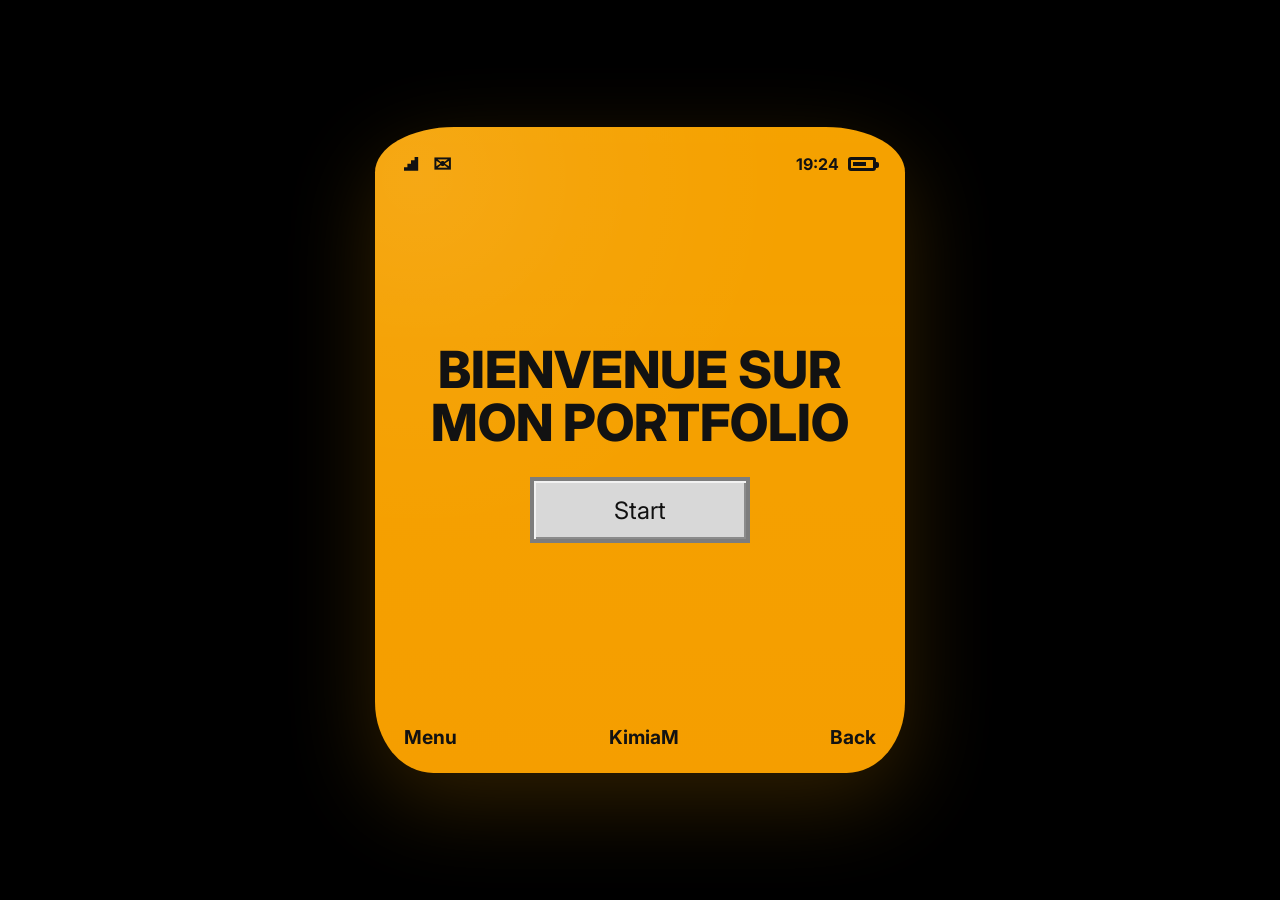
<file: index.html>
<!DOCTYPE html>
<html lang="fr">
<head>
  <meta charset="UTF-8">
  <meta name="viewport" content="width=device-width, initial-scale=1.0">
  <title>Portfolio Kimia Mavinga</title>
  <link rel="preconnect" href="https://fonts.googleapis.com">
  <link rel="preconnect" href="https://fonts.gstatic.com" crossorigin>
  <link href="https://fonts.googleapis.com/css2?family=Inter:wght@400;500;600;700;800&family=Playfair+Display:wght@500;700&display=swap" rel="stylesheet">
  <link rel="stylesheet" href="css/style.css">
</head>
<body class="welcome-page">
  <main class="phone-shell">
    <div class="phone-screen animated-screen">

      <header class="phone-status">
        <div class="status-left">
          <span class="signal"></span>
          <span class="mail-icon">✉</span>
        </div>

        <div class="status-right">
          <span id="phone-time">10:34</span>
          <span class="battery"></span>
        </div>
      </header>

      <section class="welcome-content">
        <h1>BIENVENUE SUR<br>MON PORTFOLIO</h1>
        <a class="start-button game-start" href="bureau.html" id="start-transition">Start</a>
      </section>

      <footer class="phone-footer">
        <span>Menu</span>
        <span>KimiaM</span>
        <span>Back</span>
      </footer>
    </div>
  </main>

  <script src="js/main.js"></script>
  <div class="console-shutdown" id="console-shutdown"></div>
</body>
</html>
</file>
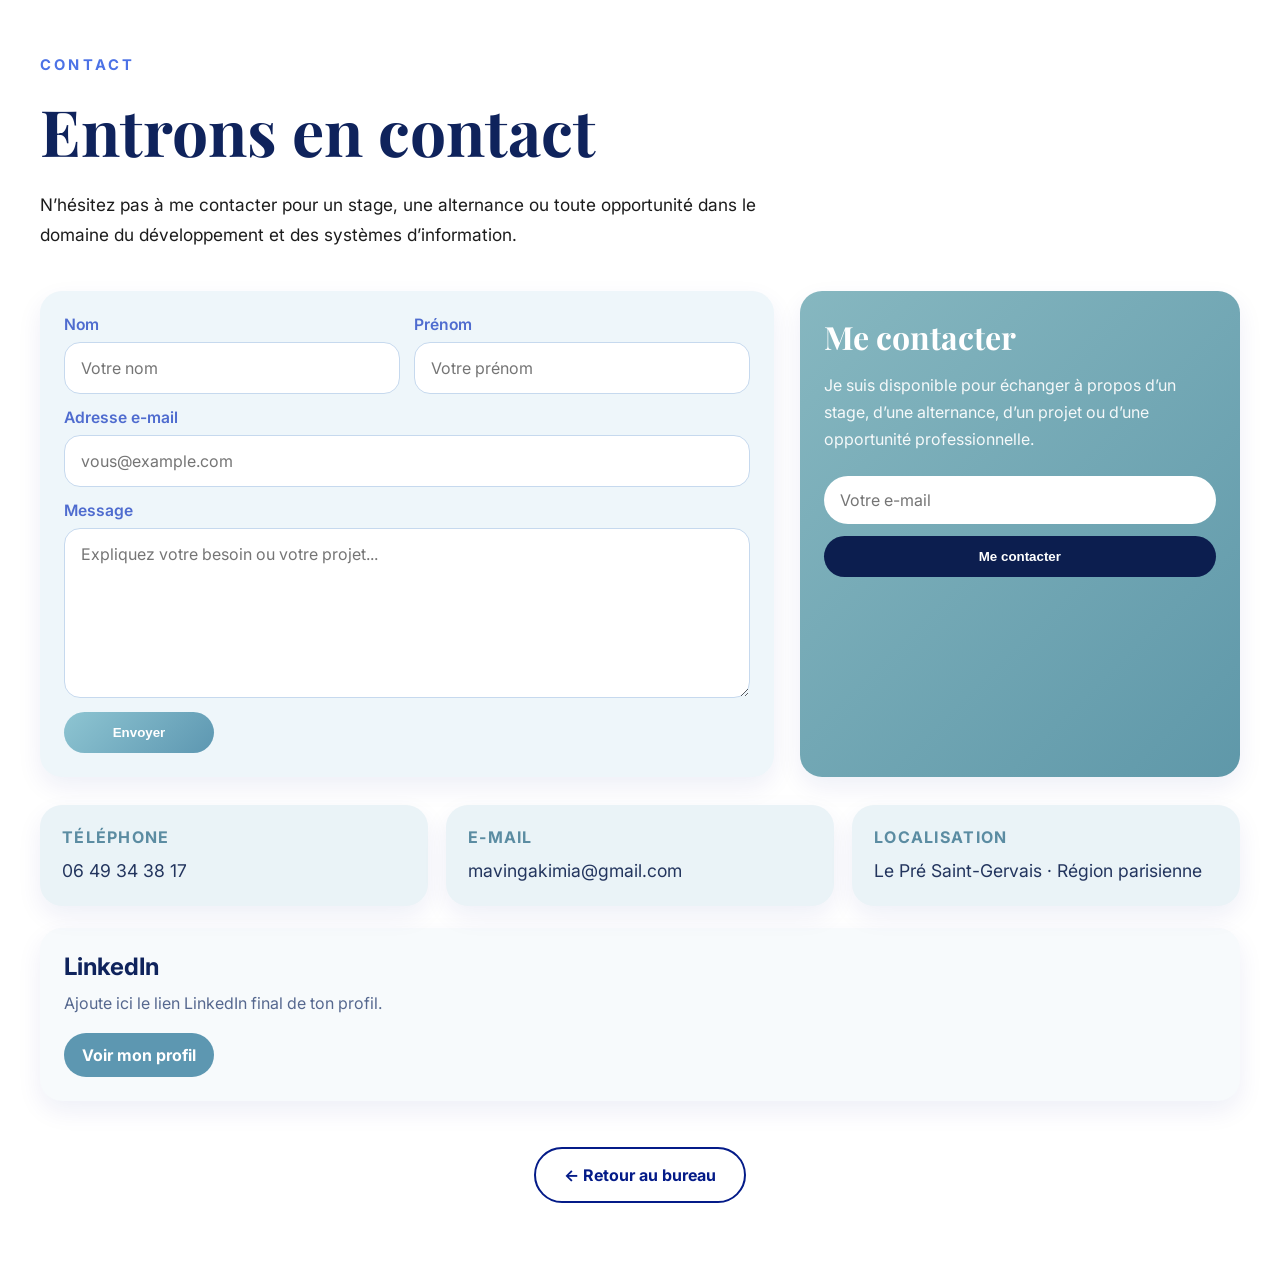
<file: contact.html>
<!DOCTYPE html>
<html lang="fr">
<head>
  <meta charset="UTF-8">
  <meta name="viewport" content="width=device-width, initial-scale=1.0">
  <title>Contact - Portfolio Kimia Mavinga</title>
  <link rel="preconnect" href="https://fonts.googleapis.com">
  <link rel="preconnect" href="https://fonts.gstatic.com" crossorigin>
  <link href="https://fonts.googleapis.com/css2?family=Inter:wght@400;500;600;700;800&family=Playfair+Display:wght@500;700&display=swap" rel="stylesheet">
  <link rel="stylesheet" href="css/style.css">
</head>
<body class="contact-page">
  <main class="contact-wrapper">

    <section class="contact-hero">
      <p class="contact-kicker">CONTACT</p>
      <h1>Entrons en contact</h1>
      <p class="contact-intro">
        N’hésitez pas à me contacter pour un stage, une alternance ou
        toute opportunité dans le domaine du développement et des systèmes d’information.
      </p>
    </section>

    <section class="contact-top">
      <form class="contact-form-card">
        <div class="contact-form-grid">
          <div class="form-field">
            <label for="lastName">Nom</label>
            <input type="text" id="lastName" placeholder="Votre nom">
          </div>

          <div class="form-field">
            <label for="firstName">Prénom</label>
            <input type="text" id="firstName" placeholder="Votre prénom">
          </div>
        </div>

        <div class="form-field">
          <label for="email">Adresse e-mail</label>
          <input type="email" id="email" placeholder="vous@example.com">
        </div>

        <div class="form-field">
          <label for="message">Message</label>
          <textarea id="message" rows="6" placeholder="Expliquez votre besoin ou votre projet..."></textarea>
        </div>

        <button type="button" class="contact-submit-btn">Envoyer</button>
      </form>

      <aside class="contact-side-card">
        <h2>Me contacter</h2>
        <p>
          Je suis disponible pour échanger à propos d’un stage,
          d’une alternance, d’un projet ou d’une opportunité professionnelle.
        </p>

        <div class="newsletter-mock">
          <input type="text" placeholder="Votre e-mail">
          <button type="button">Me contacter</button>
        </div>
      </aside>
    </section>

    <section class="contact-info-grid">
      <article class="contact-info-box">
        <h3>Téléphone</h3>
        <p>06 49 34 38 17</p>
      </article>

      <article class="contact-info-box">
        <h3>E-mail</h3>
        <p>mavingakimia@gmail.com</p>
      </article>

      <article class="contact-info-box">
        <h3>Localisation</h3>
        <p>Le Pré Saint-Gervais · Région parisienne</p>
      </article>
    </section>

    <section class="contact-linkedin-card">
      <div class="contact-linkedin-content">
        <h3>LinkedIn</h3>
        <p>Ajoute ici le lien LinkedIn final de ton profil.</p>
        <a href="#" class="contact-linkedin-btn">Voir mon profil</a>
      </div>
    </section>

    <div class="contact-back">
      <a href="bureau.html" class="contact-back-link">← Retour au bureau</a>
    </div>

  </main>
</body>
</html>
</file>
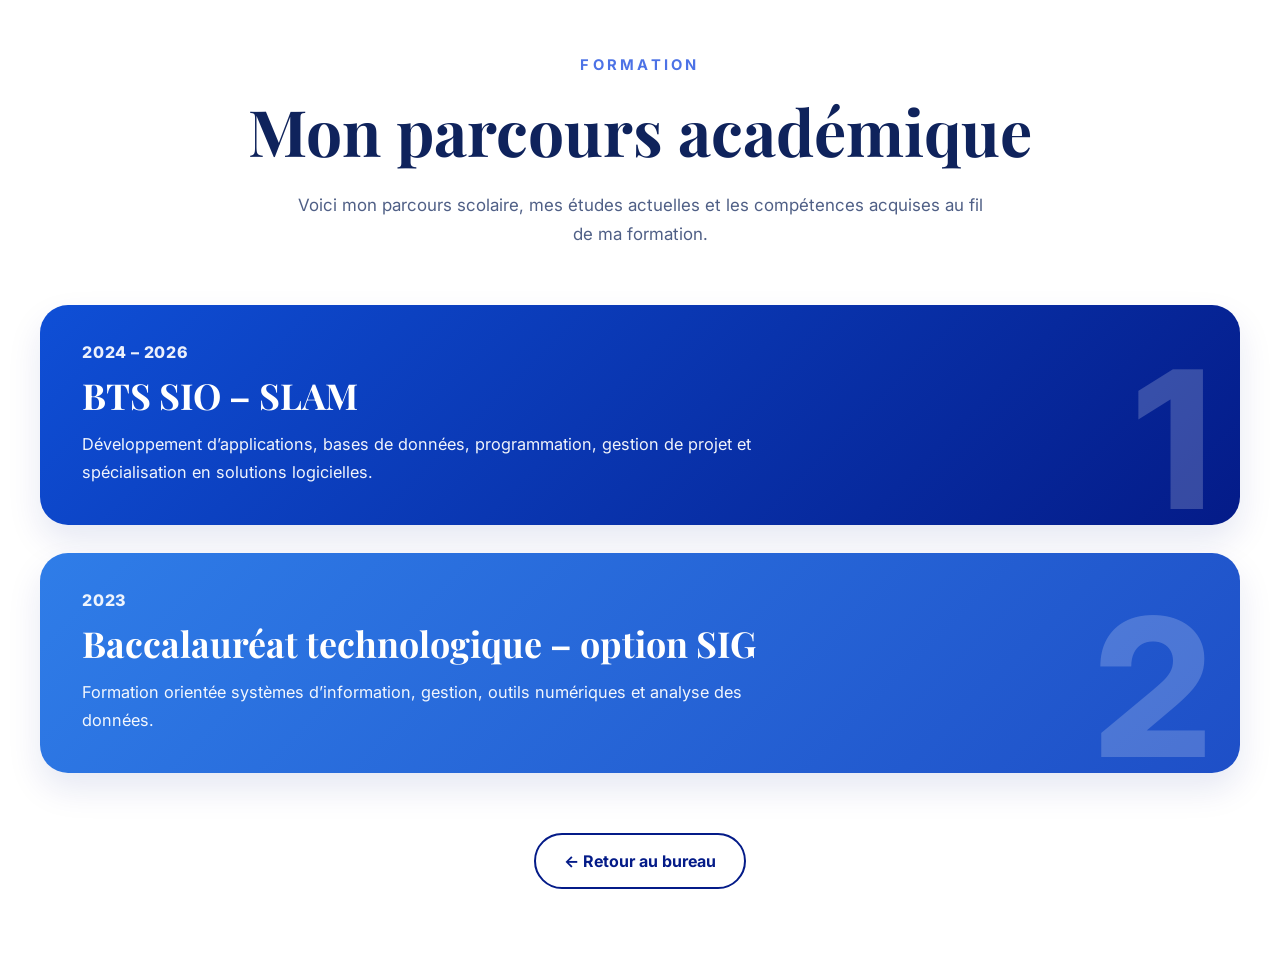
<file: formations.html>
<!DOCTYPE html>
<html lang="fr">
<head>
  <meta charset="UTF-8">
  <meta name="viewport" content="width=device-width, initial-scale=1.0">
  <title>Formations - Portfolio Kimia Mavinga</title>

  <link rel="preconnect" href="https://fonts.googleapis.com">
  <link rel="preconnect" href="https://fonts.gstatic.com" crossorigin>
  <link href="https://fonts.googleapis.com/css2?family=Inter:wght@400;500;600;700;800&family=Playfair+Display:wght@500;700&display=swap" rel="stylesheet">

  <link rel="stylesheet" href="css/style.css">
</head>

<body class="formations-page">

  <main class="formations-wrapper">

    <section class="formations-hero">
      <p class="formations-kicker">FORMATION</p>
      <h1>Mon parcours académique</h1>
      <p class="formations-intro">
        Voici mon parcours scolaire, mes études actuelles et les compétences acquises
        au fil de ma formation.
      </p>
    </section>

    <section class="formations-steps">

  <!-- 1 -->
  <article class="formation-step formation-step-1">
    <div class="formation-step-content">
      <p class="formation-period">2024 – 2026</p>
      <h2>BTS SIO – SLAM</h2>
      <p>
        Développement d’applications, bases de données, programmation,
        gestion de projet et spécialisation en solutions logicielles.
      </p>
    </div>
    <span class="formation-big-number">1</span>
  </article>

  <!-- 2 -->
  <article class="formation-step formation-step-2">
    <div class="formation-step-content">
      <p class="formation-period">2023</p>
      <h2>Baccalauréat technologique – option SIG</h2>
      <p>
        Formation orientée systèmes d’information, gestion,
        outils numériques et analyse des données.
      </p>
    </div>
    <span class="formation-big-number">2</span>
  </article>

</section>

    <div class="formations-back">
      <a href="bureau.html" class="formations-back-link">← Retour au bureau</a>
    </div>

  </main>

</body>
</html>
</file>
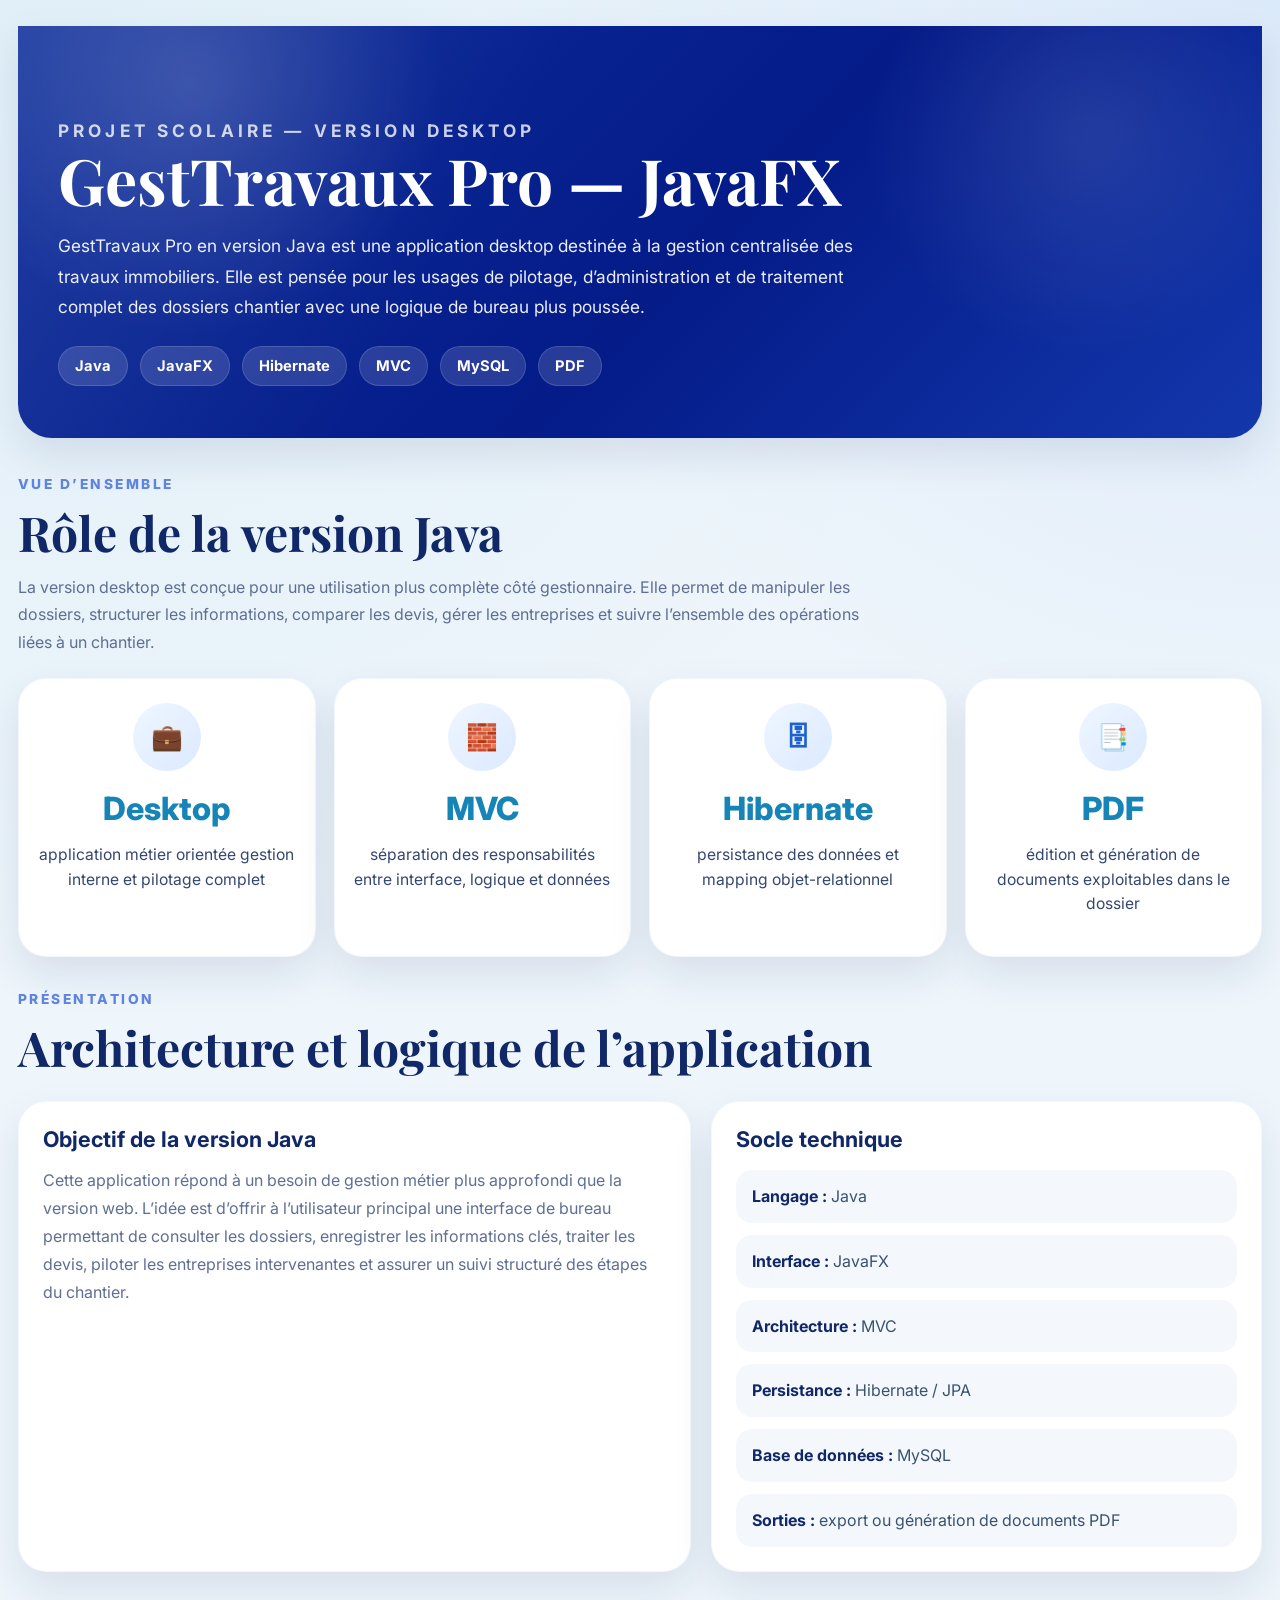
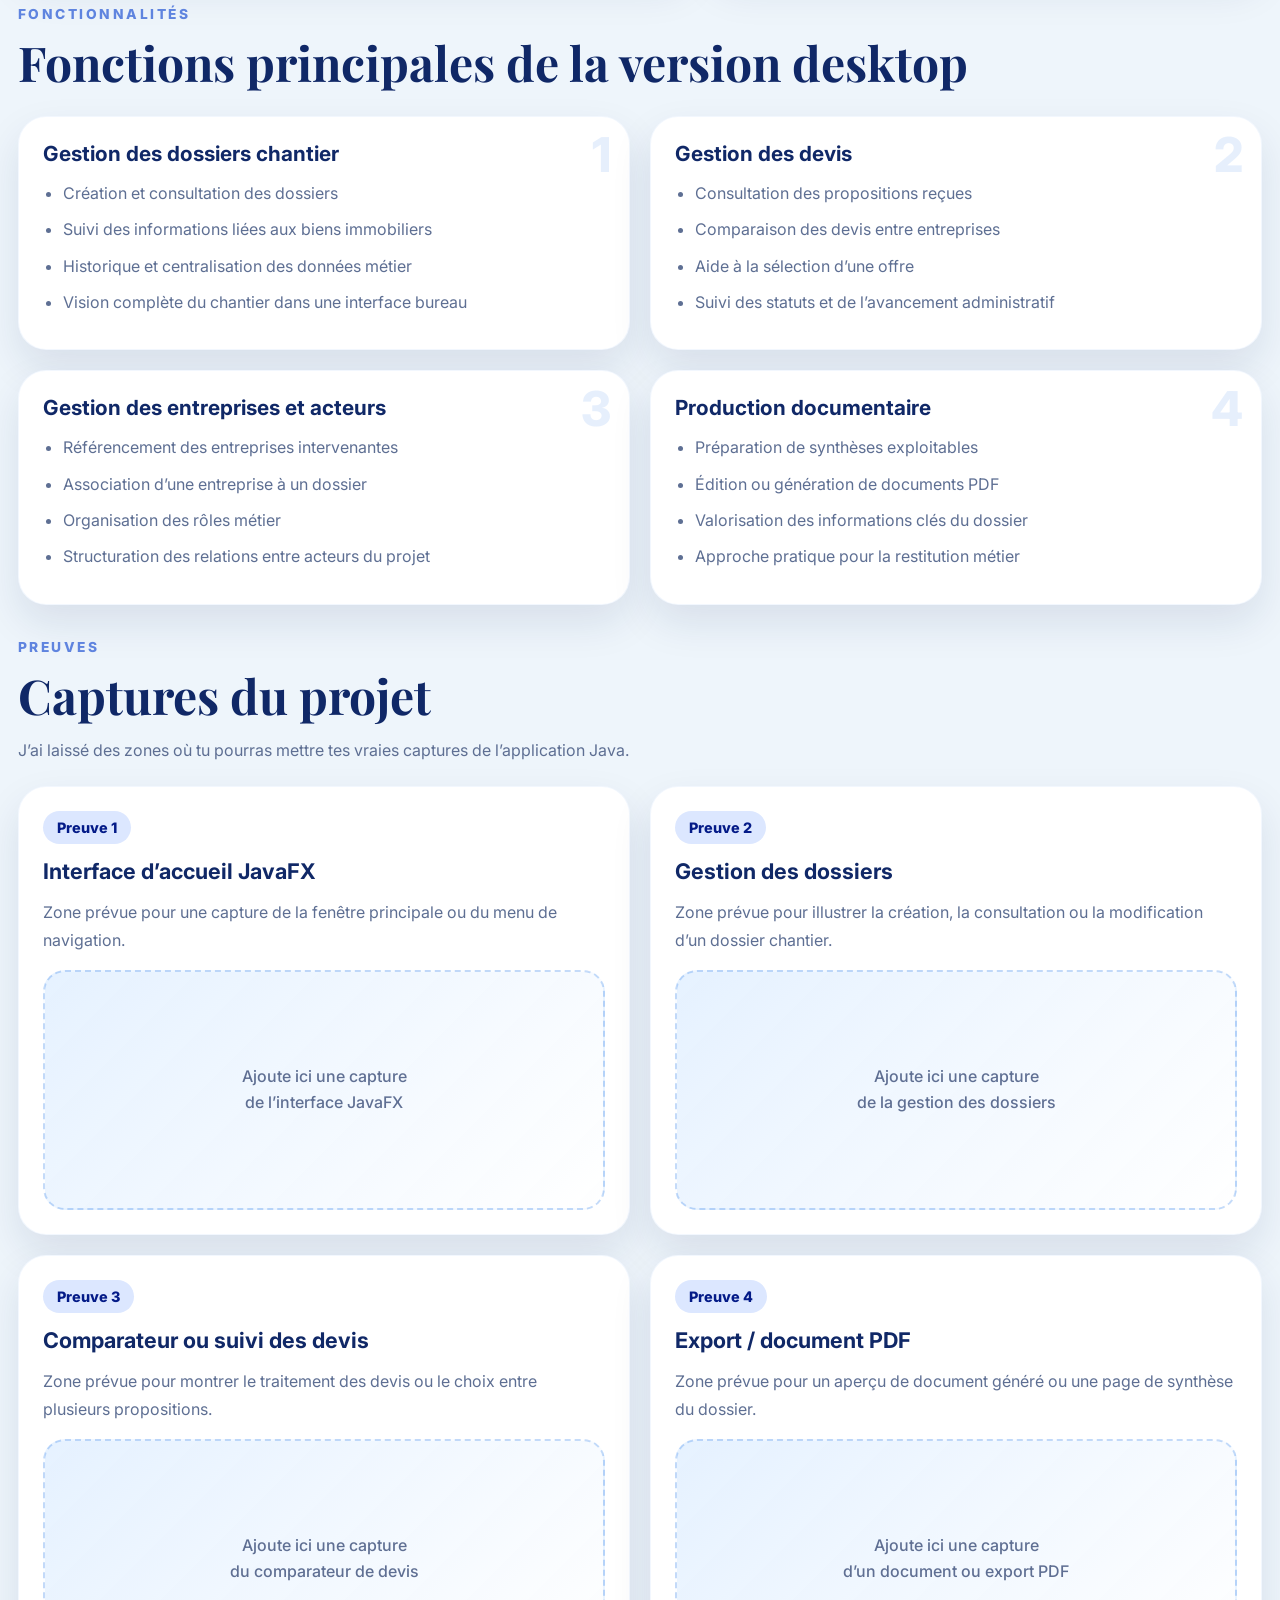
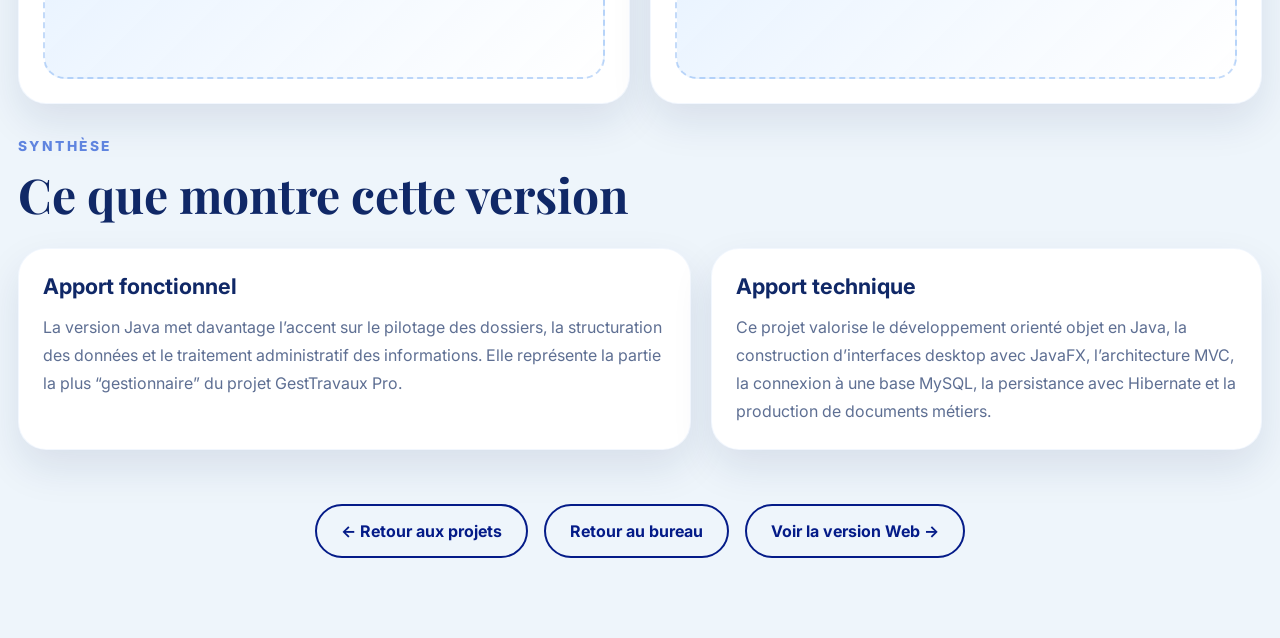
<file: GESTRAVAUXJava.html>
<!DOCTYPE html>
<html lang="fr">
<head>
  <meta charset="UTF-8">
  <meta name="viewport" content="width=device-width, initial-scale=1.0">
  <title>GestTravaux Pro — Version Java</title>
  <link rel="preconnect" href="https://fonts.googleapis.com">
  <link rel="preconnect" href="https://fonts.gstatic.com" crossorigin>
  <link href="https://fonts.googleapis.com/css2?family=Inter:wght@400;500;600;700;800&family=Playfair+Display:wght@600;700&display=swap" rel="stylesheet">
  <style>
    :root {
      --bg: #eef5fb;
      --card: #ffffff;
      --text: #102867;
      --text-soft: #5e6f93;
      --blue-1: #041b88;
      --blue-2: #2f7de8;
      --blue-3: #5fb7d9;
      --blue-4: #dfeeff;
      --shadow: 0 18px 40px rgba(15, 35, 92, 0.10);
      --shadow-hover: 0 26px 46px rgba(15, 35, 92, 0.16);
      --radius-xl: 28px;
      --radius-lg: 22px;
    }

    * {
      box-sizing: border-box;
    }

    html {
      scroll-behavior: smooth;
    }

    body {
      margin: 0;
      font-family: 'Inter', sans-serif;
      background:
        radial-gradient(circle at top left, rgba(95,183,217,0.10), transparent 25%),
        radial-gradient(circle at top right, rgba(47,125,232,0.10), transparent 20%),
        var(--bg);
      color: var(--text);
      overflow-x: hidden;
    }

    .page-shell {
      width: min(1280px, calc(100% - 36px));
      margin: 0 auto;
      padding: 26px 0 80px;
    }

    .hero {
      position: relative;
      overflow: hidden;
      padding: 72px 40px 52px;
      border-radius: 0 0 34px 34px;
      background: linear-gradient(135deg, #0d2e9b 0%, #041b88 55%, #1337ac 100%);
      color: #fff;
      box-shadow: var(--shadow);
      margin-bottom: 38px;
      isolation: isolate;
    }

    .hero::before {
      content: "";
      position: absolute;
      inset: -10%;
      background:
        radial-gradient(circle at 20% 20%, rgba(255,255,255,0.16), transparent 20%),
        radial-gradient(circle at 80% 30%, rgba(255,255,255,0.10), transparent 18%),
        linear-gradient(120deg, rgba(255,255,255,0.10), transparent 40%);
      animation: heroGlow 10s ease-in-out infinite;
      z-index: -1;
    }

    @keyframes heroGlow {
      0% { transform: translateX(0) translateY(0) scale(1); }
      50% { transform: translateX(-2%) translateY(2%) scale(1.04); }
      100% { transform: translateX(0) translateY(0) scale(1); }
    }

    .hero-kicker {
      margin: 0 0 12px;
      font-size: 0.92rem;
      letter-spacing: 0.24em;
      text-transform: uppercase;
      opacity: 0.85;
      font-weight: 700;
    }

    .hero h1 {
      margin: 0;
      font-family: 'Playfair Display', serif;
      font-size: clamp(2.5rem, 5vw, 4.2rem);
      line-height: 1.05;
    }

    .hero p {
      max-width: 820px;
      margin: 18px 0 0;
      font-size: 1.08rem;
      line-height: 1.75;
      color: rgba(255,255,255,0.92);
    }

    .hero-tags {
      display: flex;
      gap: 12px;
      flex-wrap: wrap;
      margin-top: 24px;
    }

    .hero-tag {
      padding: 10px 16px;
      border-radius: 999px;
      background: rgba(255,255,255,0.14);
      border: 1px solid rgba(255,255,255,0.14);
      font-size: 0.92rem;
      font-weight: 700;
      backdrop-filter: blur(6px);
    }

    .section {
      margin-top: 34px;
    }

    .section-title-wrap {
      margin-bottom: 22px;
    }

    .section-kicker {
      margin: 0 0 8px;
      color: #5f84df;
      font-size: 0.86rem;
      font-weight: 800;
      letter-spacing: 0.18em;
      text-transform: uppercase;
    }

    .section-title {
      margin: 0 0 10px;
      font-family: 'Playfair Display', serif;
      font-size: clamp(2rem, 4vw, 3rem);
      color: var(--text);
    }

    .section-subtitle {
      margin: 0;
      color: var(--text-soft);
      line-height: 1.7;
      max-width: 850px;
    }

    .card {
      background: var(--card);
      border-radius: var(--radius-xl);
      box-shadow: var(--shadow);
      transition: transform 0.28s ease, box-shadow 0.28s ease, border-color 0.28s ease;
      border: 1px solid rgba(47,125,232,0.06);
    }

    .card:hover {
      transform: translateY(-5px);
      box-shadow: var(--shadow-hover);
    }

    .overview-grid {
      display: grid;
      grid-template-columns: repeat(4, minmax(0, 1fr));
      gap: 18px;
    }

    .overview-card {
      padding: 24px 18px;
      text-align: center;
      position: relative;
      overflow: hidden;
    }

    .overview-icon {
      width: 68px;
      height: 68px;
      border-radius: 50%;
      margin: 0 auto 18px;
      display: grid;
      place-items: center;
      font-size: 1.6rem;
      background: linear-gradient(135deg, #eef6ff, #dce9ff);
      color: #1f62cc;
      font-weight: 800;
    }

    .overview-value {
      display: block;
      font-size: clamp(1.3rem, 3vw, 2rem);
      font-weight: 800;
      color: #1684b7;
      margin-bottom: 8px;
    }

    .overview-label {
      color: #34476f;
      line-height: 1.55;
      font-size: 0.98rem;
    }

    .content-grid {
      display: grid;
      grid-template-columns: 1.1fr 0.9fr;
      gap: 20px;
    }

    .text-card,
    .feature-card,
    .proof-card {
      padding: 24px;
    }

    .text-card h3,
    .feature-card h3,
    .proof-card h3 {
      margin: 0 0 14px;
      color: var(--text);
      font-size: 1.35rem;
    }

    .text-card p,
    .feature-card p,
    .proof-card p {
      margin: 0;
      color: var(--text-soft);
      line-height: 1.75;
    }

    .stack-list,
    .feature-list {
      display: grid;
      gap: 12px;
      margin-top: 18px;
    }

    .stack-item,
    .feature-item {
      border-radius: 16px;
      background: #f4f8fd;
      padding: 14px 16px;
      color: #395270;
      line-height: 1.55;
    }

    .stack-item strong,
    .feature-item strong {
      color: var(--text);
    }

    .usage-grid {
      display: grid;
      grid-template-columns: repeat(2, minmax(0, 1fr));
      gap: 20px;
    }

    .usage-card {
      padding: 24px;
      position: relative;
      overflow: hidden;
    }

    .usage-number {
      position: absolute;
      right: 18px;
      top: 14px;
      font-size: 3rem;
      font-weight: 800;
      color: rgba(47,125,232,0.12);
      line-height: 1;
    }

    .usage-card h3 {
      margin: 0 0 14px;
      font-size: 1.3rem;
      color: var(--text);
    }

    .usage-card ul {
      margin: 0;
      padding-left: 20px;
      color: var(--text-soft);
    }

    .usage-card li {
      margin-bottom: 10px;
      line-height: 1.65;
    }

    .proofs-grid {
      display: grid;
      grid-template-columns: repeat(2, minmax(0, 1fr));
      gap: 20px;
    }

    .proof-box {
      margin-top: 16px;
      height: 240px;
      border-radius: 22px;
      border: 2px dashed rgba(47,125,232,0.28);
      background:
        linear-gradient(135deg, rgba(223,238,255,0.8), rgba(255,255,255,0.85));
      display: flex;
      align-items: center;
      justify-content: center;
      text-align: center;
      padding: 18px;
      color: #5f6f93;
      line-height: 1.6;
      font-weight: 500;
    }

    .proof-label {
      display: inline-flex;
      align-items: center;
      justify-content: center;
      padding: 8px 14px;
      border-radius: 999px;
      background: #dce7ff;
      color: #041b88;
      font-weight: 800;
      font-size: 0.9rem;
      margin-bottom: 14px;
    }

    .footer-back {
      margin-top: 54px;
      display: flex;
      justify-content: center;
      gap: 16px;
      flex-wrap: wrap;
    }

    .back-btn {
      display: inline-flex;
      align-items: center;
      justify-content: center;
      padding: 15px 24px;
      border-radius: 999px;
      text-decoration: none;
      font-weight: 700;
      border: 2px solid var(--blue-1);
      color: var(--blue-1);
      background: transparent;
      transition: 0.22s ease;
    }

    .back-btn:hover {
      background: var(--blue-1);
      color: white;
      transform: translateY(-2px);
    }

    .reveal {
      opacity: 0;
      transform: translateY(32px);
      transition: opacity 0.75s ease, transform 0.75s ease;
    }

    .reveal.visible {
      opacity: 1;
      transform: translateY(0);
    }

    @media (max-width: 1100px) {
      .overview-grid,
      .usage-grid,
      .proofs-grid,
      .content-grid {
        grid-template-columns: 1fr 1fr;
      }
    }

    @media (max-width: 820px) {
      .overview-grid,
      .usage-grid,
      .proofs-grid,
      .content-grid {
        grid-template-columns: 1fr;
      }

      .page-shell {
        width: min(100% - 22px, 1200px);
      }

      .hero {
        padding: 56px 22px 42px;
      }
    }
  </style>
</head>
<body>
  <div class="page-shell">

    <header class="hero reveal">
      <p class="hero-kicker">PROJET SCOLAIRE — VERSION DESKTOP</p>
      <h1>GestTravaux Pro — JavaFX</h1>
      <p>
        GestTravaux Pro en version Java est une application desktop destinée à la gestion centralisée
        des travaux immobiliers. Elle est pensée pour les usages de pilotage, d’administration et
        de traitement complet des dossiers chantier avec une logique de bureau plus poussée.
      </p>
      <div class="hero-tags">
        <span class="hero-tag">Java</span>
        <span class="hero-tag">JavaFX</span>
        <span class="hero-tag">Hibernate</span>
        <span class="hero-tag">MVC</span>
        <span class="hero-tag">MySQL</span>
        <span class="hero-tag">PDF</span>
      </div>
    </header>

    <section class="section reveal">
      <div class="section-title-wrap">
        <p class="section-kicker">VUE D’ENSEMBLE</p>
        <h2 class="section-title">Rôle de la version Java</h2>
        <p class="section-subtitle">
          La version desktop est conçue pour une utilisation plus complète côté gestionnaire.
          Elle permet de manipuler les dossiers, structurer les informations, comparer les devis,
          gérer les entreprises et suivre l’ensemble des opérations liées à un chantier.
        </p>
      </div>

      <div class="overview-grid">
        <article class="card overview-card">
          <div class="overview-icon">💼</div>
          <span class="overview-value">Desktop</span>
          <p class="overview-label">application métier orientée gestion interne et pilotage complet</p>
        </article>

        <article class="card overview-card">
          <div class="overview-icon">🧱</div>
          <span class="overview-value">MVC</span>
          <p class="overview-label">séparation des responsabilités entre interface, logique et données</p>
        </article>

        <article class="card overview-card">
          <div class="overview-icon">🗄</div>
          <span class="overview-value">Hibernate</span>
          <p class="overview-label">persistance des données et mapping objet-relationnel</p>
        </article>

        <article class="card overview-card">
          <div class="overview-icon">📑</div>
          <span class="overview-value">PDF</span>
          <p class="overview-label">édition et génération de documents exploitables dans le dossier</p>
        </article>
      </div>
    </section>

    <section class="section reveal">
      <div class="section-title-wrap">
        <p class="section-kicker">PRÉSENTATION</p>
        <h2 class="section-title">Architecture et logique de l’application</h2>
      </div>

      <div class="content-grid">
        <article class="card text-card">
          <h3>Objectif de la version Java</h3>
          <p>
            Cette application répond à un besoin de gestion métier plus approfondi que la version web.
            L’idée est d’offrir à l’utilisateur principal une interface de bureau permettant de consulter
            les dossiers, enregistrer les informations clés, traiter les devis, piloter les entreprises
            intervenantes et assurer un suivi structuré des étapes du chantier.
          </p>
        </article>

        <article class="card feature-card">
          <h3>Socle technique</h3>
          <div class="stack-list">
            <div class="stack-item"><strong>Langage :</strong> Java</div>
            <div class="stack-item"><strong>Interface :</strong> JavaFX</div>
            <div class="stack-item"><strong>Architecture :</strong> MVC</div>
            <div class="stack-item"><strong>Persistance :</strong> Hibernate / JPA</div>
            <div class="stack-item"><strong>Base de données :</strong> MySQL</div>
            <div class="stack-item"><strong>Sorties :</strong> export ou génération de documents PDF</div>
          </div>
        </article>
      </div>
    </section>

    <section class="section reveal">
      <div class="section-title-wrap">
        <p class="section-kicker">FONCTIONNALITÉS</p>
        <h2 class="section-title">Fonctions principales de la version desktop</h2>
      </div>

      <div class="usage-grid">
        <article class="card usage-card">
          <span class="usage-number">1</span>
          <h3>Gestion des dossiers chantier</h3>
          <ul>
            <li>Création et consultation des dossiers</li>
            <li>Suivi des informations liées aux biens immobiliers</li>
            <li>Historique et centralisation des données métier</li>
            <li>Vision complète du chantier dans une interface bureau</li>
          </ul>
        </article>

        <article class="card usage-card">
          <span class="usage-number">2</span>
          <h3>Gestion des devis</h3>
          <ul>
            <li>Consultation des propositions reçues</li>
            <li>Comparaison des devis entre entreprises</li>
            <li>Aide à la sélection d’une offre</li>
            <li>Suivi des statuts et de l’avancement administratif</li>
          </ul>
        </article>

        <article class="card usage-card">
          <span class="usage-number">3</span>
          <h3>Gestion des entreprises et acteurs</h3>
          <ul>
            <li>Référencement des entreprises intervenantes</li>
            <li>Association d’une entreprise à un dossier</li>
            <li>Organisation des rôles métier</li>
            <li>Structuration des relations entre acteurs du projet</li>
          </ul>
        </article>

        <article class="card usage-card">
          <span class="usage-number">4</span>
          <h3>Production documentaire</h3>
          <ul>
            <li>Préparation de synthèses exploitables</li>
            <li>Édition ou génération de documents PDF</li>
            <li>Valorisation des informations clés du dossier</li>
            <li>Approche pratique pour la restitution métier</li>
          </ul>
        </article>
      </div>
    </section>

    <section class="section reveal">
      <div class="section-title-wrap">
        <p class="section-kicker">PREUVES</p>
        <h2 class="section-title">Captures du projet</h2>
        <p class="section-subtitle">
          J’ai laissé des zones où tu pourras mettre tes vraies captures de l’application Java.
        </p>
      </div>

      <div class="proofs-grid">
        <article class="card proof-card">
          <span class="proof-label">Preuve 1</span>
          <h3>Interface d’accueil JavaFX</h3>
          <p>Zone prévue pour une capture de la fenêtre principale ou du menu de navigation.</p>
          <div class="proof-box">
            Ajoute ici une capture<br>
            de l’interface JavaFX
          </div>
        </article>

        <article class="card proof-card">
          <span class="proof-label">Preuve 2</span>
          <h3>Gestion des dossiers</h3>
          <p>Zone prévue pour illustrer la création, la consultation ou la modification d’un dossier chantier.</p>
          <div class="proof-box">
            Ajoute ici une capture<br>
            de la gestion des dossiers
          </div>
        </article>

        <article class="card proof-card">
          <span class="proof-label">Preuve 3</span>
          <h3>Comparateur ou suivi des devis</h3>
          <p>Zone prévue pour montrer le traitement des devis ou le choix entre plusieurs propositions.</p>
          <div class="proof-box">
            Ajoute ici une capture<br>
            du comparateur de devis
          </div>
        </article>

        <article class="card proof-card">
          <span class="proof-label">Preuve 4</span>
          <h3>Export / document PDF</h3>
          <p>Zone prévue pour un aperçu de document généré ou une page de synthèse du dossier.</p>
          <div class="proof-box">
            Ajoute ici une capture<br>
            d’un document ou export PDF
          </div>
        </article>
      </div>
    </section>

    <section class="section reveal">
      <div class="section-title-wrap">
        <p class="section-kicker">SYNTHÈSE</p>
        <h2 class="section-title">Ce que montre cette version</h2>
      </div>

      <div class="content-grid">
        <article class="card text-card">
          <h3>Apport fonctionnel</h3>
          <p>
            La version Java met davantage l’accent sur le pilotage des dossiers, la structuration des
            données et le traitement administratif des informations. Elle représente la partie la plus
            “gestionnaire” du projet GestTravaux Pro.
          </p>
        </article>

        <article class="card text-card">
          <h3>Apport technique</h3>
          <p>
            Ce projet valorise le développement orienté objet en Java, la construction d’interfaces
            desktop avec JavaFX, l’architecture MVC, la connexion à une base MySQL, la persistance
            avec Hibernate et la production de documents métiers.
          </p>
        </article>
      </div>
    </section>

    <div class="footer-back reveal">
      <a href="projects.html" class="back-btn">← Retour aux projets</a>
      <a href="bureau.html" class="back-btn">Retour au bureau</a>
      <a href="GESTRAVAUXWeb.html" class="back-btn">Voir la version Web →</a>
    </div>

  </div>

  <script>
    const revealEls = document.querySelectorAll('.reveal');

    const observer = new IntersectionObserver((entries) => {
      entries.forEach(entry => {
        if (entry.isIntersecting) {
          entry.target.classList.add('visible');
        }
      });
    }, { threshold: 0.12 });

    revealEls.forEach(el => observer.observe(el));
  </script>
</body>
</html>
</file>
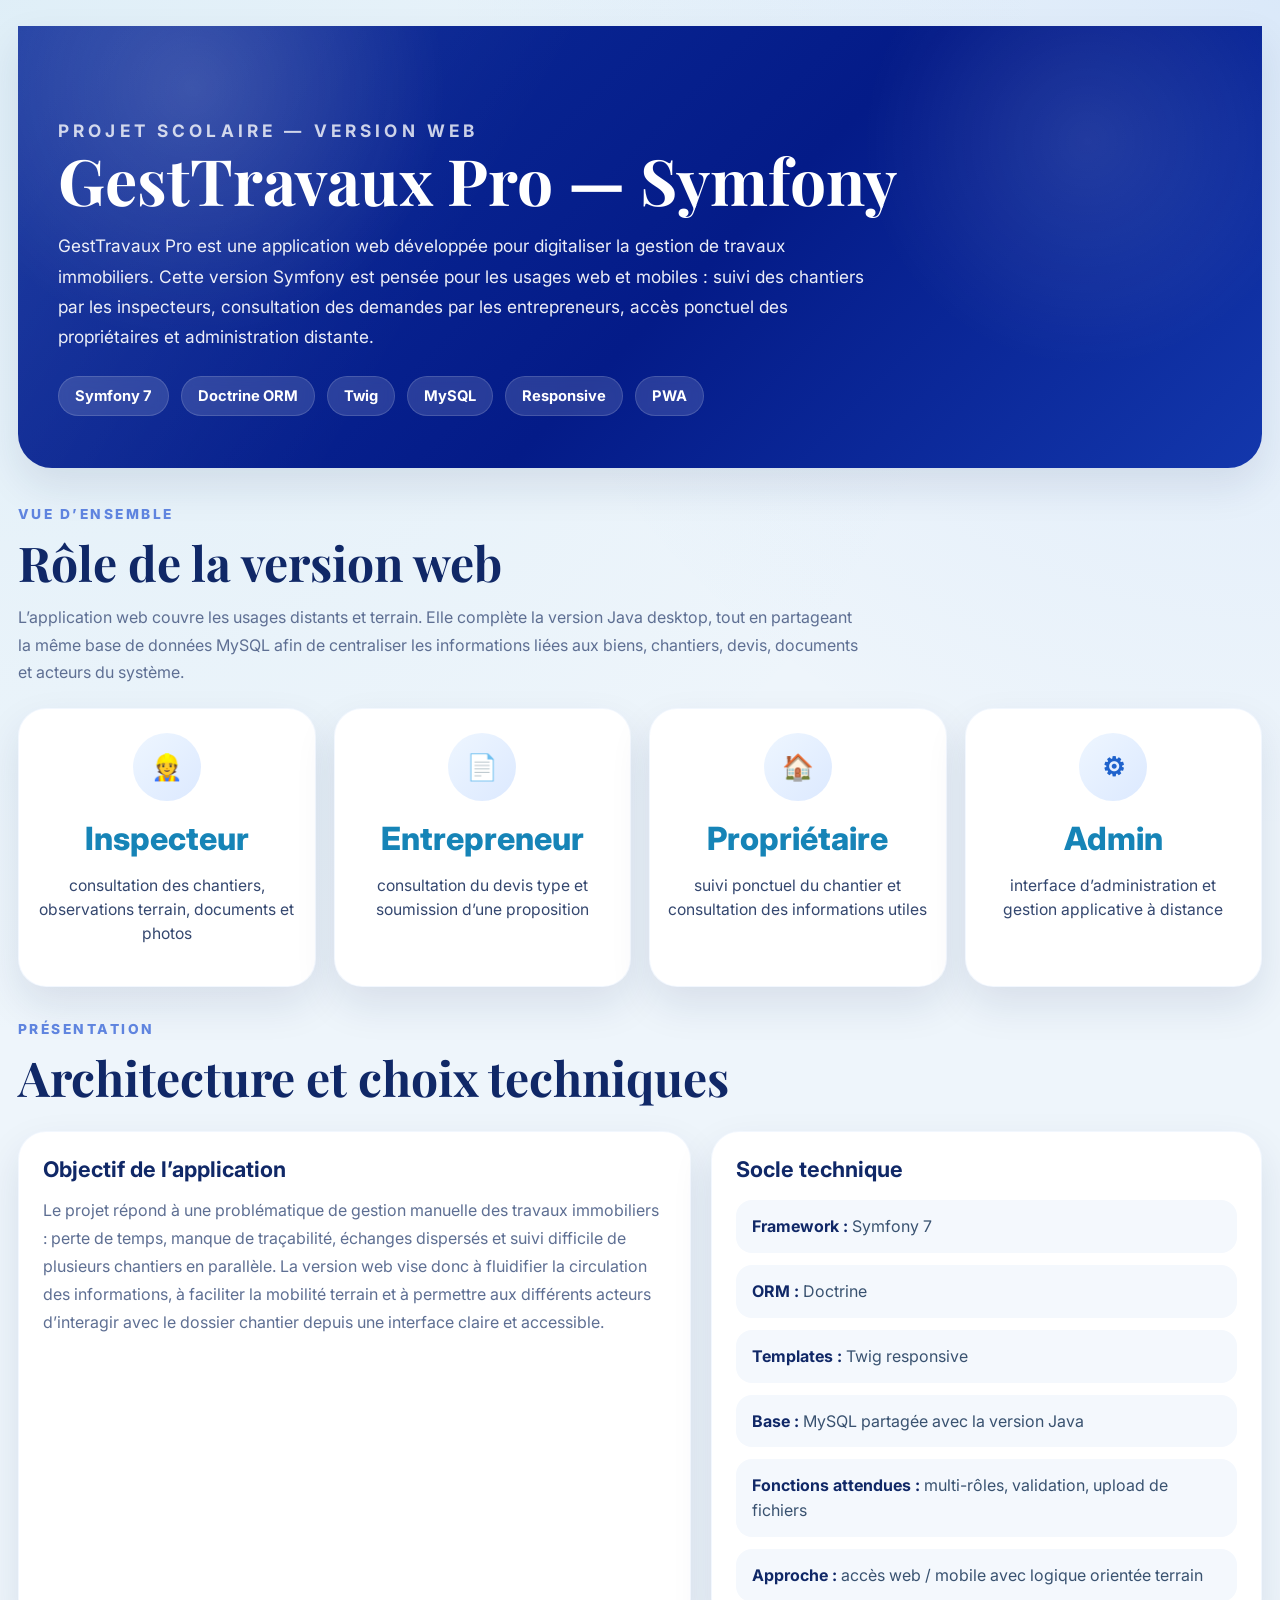
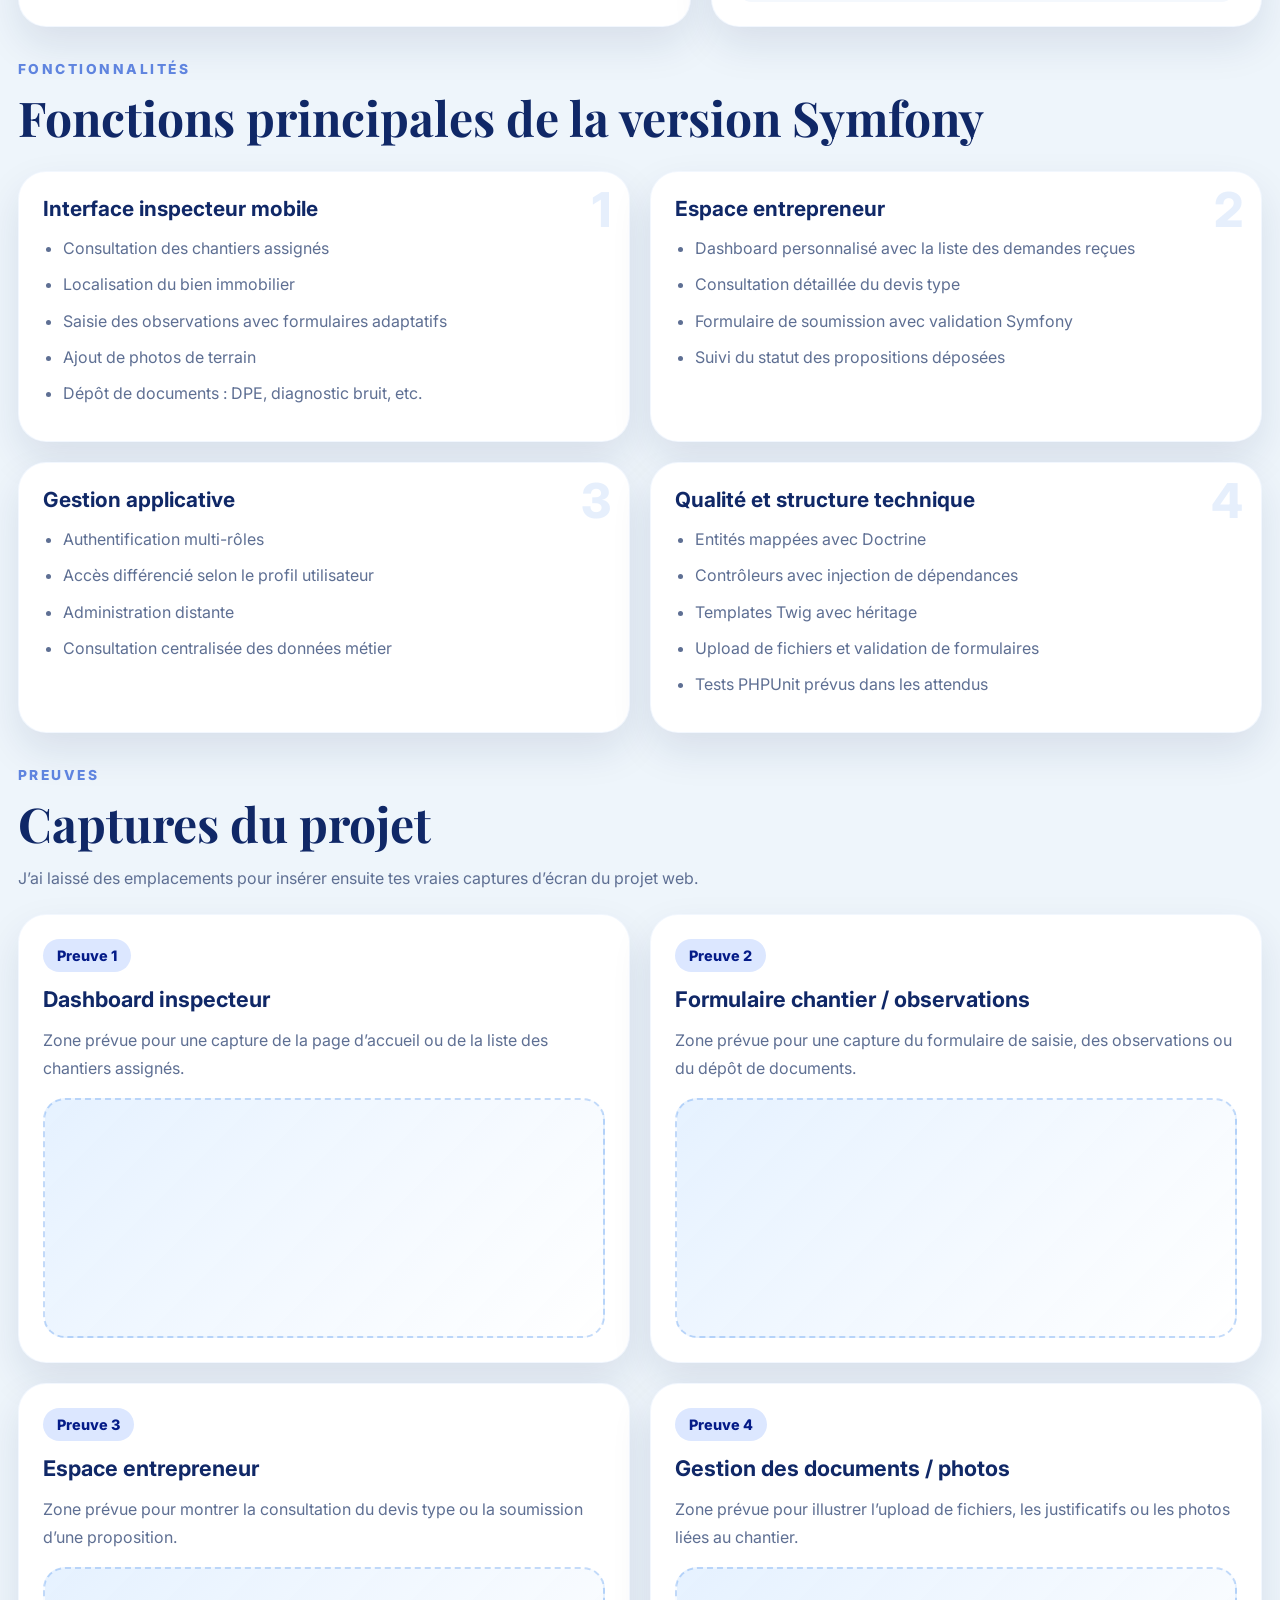
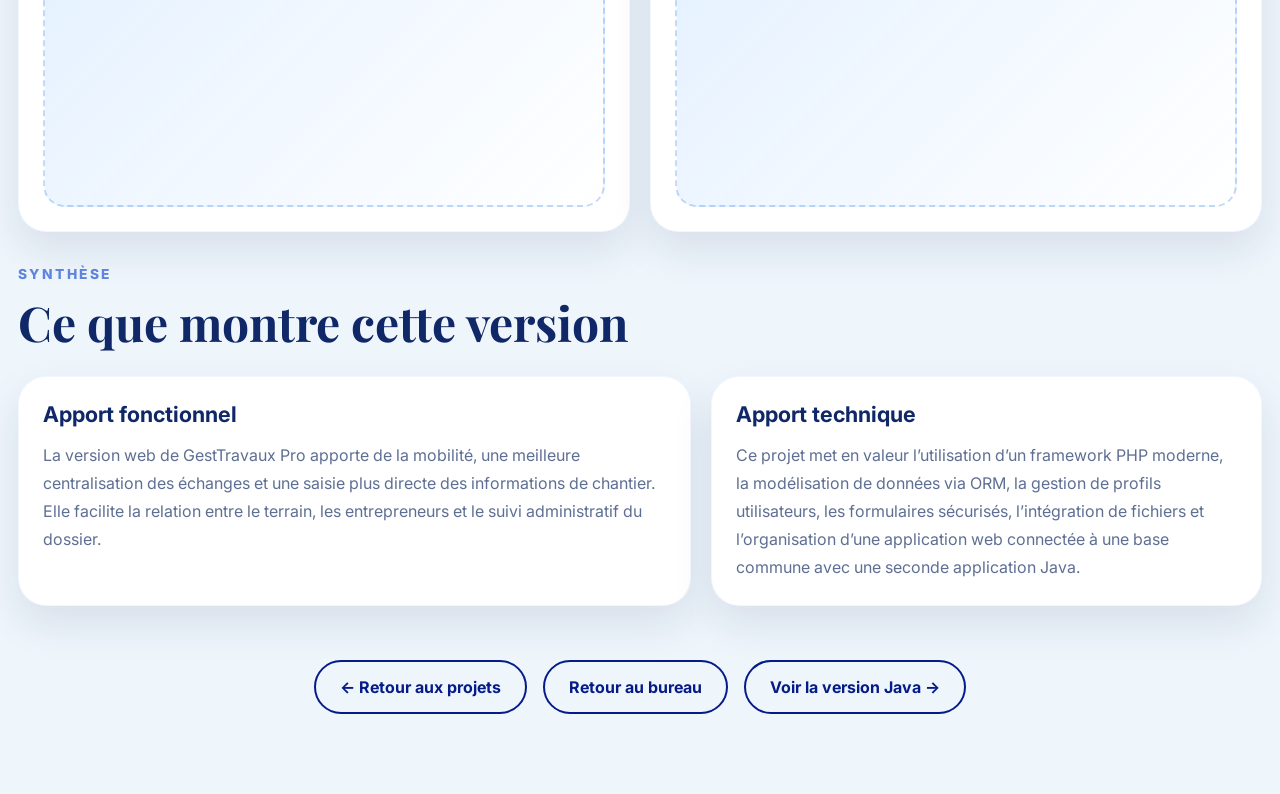
<file: GESTRAVAUXWeb.html>
<!DOCTYPE html>
<html lang="fr">
<head>
  <meta charset="UTF-8">
  <meta name="viewport" content="width=device-width, initial-scale=1.0">
  <title>GestTravaux Pro — Version Web</title>
  <link rel="preconnect" href="https://fonts.googleapis.com">
  <link rel="preconnect" href="https://fonts.gstatic.com" crossorigin>
  <link href="https://fonts.googleapis.com/css2?family=Inter:wght@400;500;600;700;800&family=Playfair+Display:wght@600;700&display=swap" rel="stylesheet">
  <style>
    :root {
      --bg: #eef5fb;
      --card: #ffffff;
      --text: #102867;
      --text-soft: #5e6f93;
      --blue-1: #041b88;
      --blue-2: #2f7de8;
      --blue-3: #5fb7d9;
      --blue-4: #dfeeff;
      --shadow: 0 18px 40px rgba(15, 35, 92, 0.10);
      --shadow-hover: 0 26px 46px rgba(15, 35, 92, 0.16);
      --radius-xl: 28px;
      --radius-lg: 22px;
    }

    * {
      box-sizing: border-box;
    }

    html {
      scroll-behavior: smooth;
    }

    body {
      margin: 0;
      font-family: 'Inter', sans-serif;
      background:
        radial-gradient(circle at top left, rgba(95,183,217,0.10), transparent 25%),
        radial-gradient(circle at top right, rgba(47,125,232,0.10), transparent 20%),
        var(--bg);
      color: var(--text);
      overflow-x: hidden;
    }

    .page-shell {
      width: min(1280px, calc(100% - 36px));
      margin: 0 auto;
      padding: 26px 0 80px;
    }

    .hero {
      position: relative;
      overflow: hidden;
      padding: 72px 40px 52px;
      border-radius: 0 0 34px 34px;
      background: linear-gradient(135deg, #0d2e9b 0%, #041b88 55%, #1337ac 100%);
      color: #fff;
      box-shadow: var(--shadow);
      margin-bottom: 38px;
      isolation: isolate;
    }

    .hero::before {
      content: "";
      position: absolute;
      inset: -10%;
      background:
        radial-gradient(circle at 20% 20%, rgba(255,255,255,0.16), transparent 20%),
        radial-gradient(circle at 80% 30%, rgba(255,255,255,0.10), transparent 18%),
        linear-gradient(120deg, rgba(255,255,255,0.10), transparent 40%);
      animation: heroGlow 10s ease-in-out infinite;
      z-index: -1;
    }

    @keyframes heroGlow {
      0% { transform: translateX(0) translateY(0) scale(1); }
      50% { transform: translateX(-2%) translateY(2%) scale(1.04); }
      100% { transform: translateX(0) translateY(0) scale(1); }
    }

    .hero-kicker {
      margin: 0 0 12px;
      font-size: 0.92rem;
      letter-spacing: 0.24em;
      text-transform: uppercase;
      opacity: 0.85;
      font-weight: 700;
    }

    .hero h1 {
      margin: 0;
      font-family: 'Playfair Display', serif;
      font-size: clamp(2.5rem, 5vw, 4.2rem);
      line-height: 1.05;
    }

    .hero p {
      max-width: 820px;
      margin: 18px 0 0;
      font-size: 1.08rem;
      line-height: 1.75;
      color: rgba(255,255,255,0.92);
    }

    .hero-tags {
      display: flex;
      gap: 12px;
      flex-wrap: wrap;
      margin-top: 24px;
    }

    .hero-tag {
      padding: 10px 16px;
      border-radius: 999px;
      background: rgba(255,255,255,0.14);
      border: 1px solid rgba(255,255,255,0.14);
      font-size: 0.92rem;
      font-weight: 700;
      backdrop-filter: blur(6px);
    }

    .section {
      margin-top: 34px;
    }

    .section-title-wrap {
      margin-bottom: 22px;
    }

    .section-kicker {
      margin: 0 0 8px;
      color: #5f84df;
      font-size: 0.86rem;
      font-weight: 800;
      letter-spacing: 0.18em;
      text-transform: uppercase;
    }

    .section-title {
      margin: 0 0 10px;
      font-family: 'Playfair Display', serif;
      font-size: clamp(2rem, 4vw, 3rem);
      color: var(--text);
    }

    .section-subtitle {
      margin: 0;
      color: var(--text-soft);
      line-height: 1.7;
      max-width: 850px;
    }

    .card {
      background: var(--card);
      border-radius: var(--radius-xl);
      box-shadow: var(--shadow);
      transition: transform 0.28s ease, box-shadow 0.28s ease, border-color 0.28s ease;
      border: 1px solid rgba(47,125,232,0.06);
    }

    .card:hover {
      transform: translateY(-5px);
      box-shadow: var(--shadow-hover);
    }

    .overview-grid {
      display: grid;
      grid-template-columns: repeat(4, minmax(0, 1fr));
      gap: 18px;
    }

    .overview-card {
      padding: 24px 18px;
      text-align: center;
      position: relative;
      overflow: hidden;
    }

    .overview-icon {
      width: 68px;
      height: 68px;
      border-radius: 50%;
      margin: 0 auto 18px;
      display: grid;
      place-items: center;
      font-size: 1.6rem;
      background: linear-gradient(135deg, #eef6ff, #dce9ff);
      color: #1f62cc;
      font-weight: 800;
    }

    .overview-value {
      display: block;
      font-size: clamp(1.3rem, 3vw, 2rem);
      font-weight: 800;
      color: #1684b7;
      margin-bottom: 8px;
    }

    .overview-label {
      color: #34476f;
      line-height: 1.55;
      font-size: 0.98rem;
    }

    .content-grid {
      display: grid;
      grid-template-columns: 1.1fr 0.9fr;
      gap: 20px;
    }

    .text-card,
    .feature-card,
    .proof-card {
      padding: 24px;
    }

    .text-card h3,
    .feature-card h3,
    .proof-card h3 {
      margin: 0 0 14px;
      color: var(--text);
      font-size: 1.35rem;
    }

    .text-card p,
    .feature-card p,
    .proof-card p {
      margin: 0;
      color: var(--text-soft);
      line-height: 1.75;
    }

    .stack-list,
    .feature-list {
      display: grid;
      gap: 12px;
      margin-top: 18px;
    }

    .stack-item,
    .feature-item {
      border-radius: 16px;
      background: #f4f8fd;
      padding: 14px 16px;
      color: #395270;
      line-height: 1.55;
    }

    .stack-item strong,
    .feature-item strong {
      color: var(--text);
    }

    .usage-grid {
      display: grid;
      grid-template-columns: repeat(2, minmax(0, 1fr));
      gap: 20px;
    }

    .usage-card {
      padding: 24px;
      position: relative;
      overflow: hidden;
    }

    .usage-number {
      position: absolute;
      right: 18px;
      top: 14px;
      font-size: 3rem;
      font-weight: 800;
      color: rgba(47,125,232,0.12);
      line-height: 1;
    }

    .usage-card h3 {
      margin: 0 0 14px;
      font-size: 1.3rem;
      color: var(--text);
    }

    .usage-card ul {
      margin: 0;
      padding-left: 20px;
      color: var(--text-soft);
    }

    .usage-card li {
      margin-bottom: 10px;
      line-height: 1.65;
    }

    .proofs-grid {
      display: grid;
      grid-template-columns: repeat(2, minmax(0, 1fr));
      gap: 20px;
    }

    .proof-box {
      margin-top: 16px;
      height: 240px;
      border-radius: 22px;
      border: 2px dashed rgba(47,125,232,0.28);
      background:
        linear-gradient(135deg, rgba(223,238,255,0.8), rgba(255,255,255,0.85));
      display: flex;
      align-items: center;
      justify-content: center;
      text-align: center;
      padding: 18px;
      color: #5f6f93;
      line-height: 1.6;
      font-weight: 500;
    }

    .proof-label {
      display: inline-flex;
      align-items: center;
      justify-content: center;
      padding: 8px 14px;
      border-radius: 999px;
      background: #dce7ff;
      color: #041b88;
      font-weight: 800;
      font-size: 0.9rem;
      margin-bottom: 14px;
    }

    .footer-back {
      margin-top: 54px;
      display: flex;
      justify-content: center;
      gap: 16px;
      flex-wrap: wrap;
    }

    .back-btn {
      display: inline-flex;
      align-items: center;
      justify-content: center;
      padding: 15px 24px;
      border-radius: 999px;
      text-decoration: none;
      font-weight: 700;
      border: 2px solid var(--blue-1);
      color: var(--blue-1);
      background: transparent;
      transition: 0.22s ease;
    }

    .back-btn:hover {
      background: var(--blue-1);
      color: white;
      transform: translateY(-2px);
    }

    .reveal {
      opacity: 0;
      transform: translateY(32px);
      transition: opacity 0.75s ease, transform 0.75s ease;
    }

    .reveal.visible {
      opacity: 1;
      transform: translateY(0);
    }

    @media (max-width: 1100px) {
      .overview-grid,
      .usage-grid,
      .proofs-grid,
      .content-grid {
        grid-template-columns: 1fr 1fr;
      }
    }

    @media (max-width: 820px) {
      .overview-grid,
      .usage-grid,
      .proofs-grid,
      .content-grid {
        grid-template-columns: 1fr;
      }

      .page-shell {
        width: min(100% - 22px, 1200px);
      }

      .hero {
        padding: 56px 22px 42px;
      }
    }
  </style>
</head>
<body>
  <div class="page-shell">

    <header class="hero reveal">
      <p class="hero-kicker">PROJET SCOLAIRE — VERSION WEB</p>
      <h1>GestTravaux Pro — Symfony</h1>
      <p>
        GestTravaux Pro est une application web développée pour digitaliser la gestion de travaux immobiliers.
        Cette version Symfony est pensée pour les usages web et mobiles : suivi des chantiers par les inspecteurs,
        consultation des demandes par les entrepreneurs, accès ponctuel des propriétaires et administration distante.
      </p>
      <div class="hero-tags">
        <span class="hero-tag">Symfony 7</span>
        <span class="hero-tag">Doctrine ORM</span>
        <span class="hero-tag">Twig</span>
        <span class="hero-tag">MySQL</span>
        <span class="hero-tag">Responsive</span>
        <span class="hero-tag">PWA</span>
      </div>
    </header>

    <section class="section reveal">
      <div class="section-title-wrap">
        <p class="section-kicker">VUE D’ENSEMBLE</p>
        <h2 class="section-title">Rôle de la version web</h2>
        <p class="section-subtitle">
          L’application web couvre les usages distants et terrain. Elle complète la version Java desktop,
          tout en partageant la même base de données MySQL afin de centraliser les informations liées aux
          biens, chantiers, devis, documents et acteurs du système.
        </p>
      </div>

      <div class="overview-grid">
        <article class="card overview-card">
          <div class="overview-icon">👷</div>
          <span class="overview-value">Inspecteur</span>
          <p class="overview-label">consultation des chantiers, observations terrain, documents et photos</p>
        </article>

        <article class="card overview-card">
          <div class="overview-icon">📄</div>
          <span class="overview-value">Entrepreneur</span>
          <p class="overview-label">consultation du devis type et soumission d’une proposition</p>
        </article>

        <article class="card overview-card">
          <div class="overview-icon">🏠</div>
          <span class="overview-value">Propriétaire</span>
          <p class="overview-label">suivi ponctuel du chantier et consultation des informations utiles</p>
        </article>

        <article class="card overview-card">
          <div class="overview-icon">⚙</div>
          <span class="overview-value">Admin</span>
          <p class="overview-label">interface d’administration et gestion applicative à distance</p>
        </article>
      </div>
    </section>

    <section class="section reveal">
      <div class="section-title-wrap">
        <p class="section-kicker">PRÉSENTATION</p>
        <h2 class="section-title">Architecture et choix techniques</h2>
      </div>

      <div class="content-grid">
        <article class="card text-card">
          <h3>Objectif de l’application</h3>
          <p>
            Le projet répond à une problématique de gestion manuelle des travaux immobiliers :
            perte de temps, manque de traçabilité, échanges dispersés et suivi difficile de plusieurs
            chantiers en parallèle. La version web vise donc à fluidifier la circulation des informations,
            à faciliter la mobilité terrain et à permettre aux différents acteurs d’interagir avec le dossier
            chantier depuis une interface claire et accessible.
          </p>
        </article>

        <article class="card feature-card">
          <h3>Socle technique</h3>
          <div class="stack-list">
            <div class="stack-item"><strong>Framework :</strong> Symfony 7</div>
            <div class="stack-item"><strong>ORM :</strong> Doctrine</div>
            <div class="stack-item"><strong>Templates :</strong> Twig responsive</div>
            <div class="stack-item"><strong>Base :</strong> MySQL partagée avec la version Java</div>
            <div class="stack-item"><strong>Fonctions attendues :</strong> multi-rôles, validation, upload de fichiers</div>
            <div class="stack-item"><strong>Approche :</strong> accès web / mobile avec logique orientée terrain</div>
          </div>
        </article>
      </div>
    </section>

    <section class="section reveal">
      <div class="section-title-wrap">
        <p class="section-kicker">FONCTIONNALITÉS</p>
        <h2 class="section-title">Fonctions principales de la version Symfony</h2>
      </div>

      <div class="usage-grid">
        <article class="card usage-card">
          <span class="usage-number">1</span>
          <h3>Interface inspecteur mobile</h3>
          <ul>
            <li>Consultation des chantiers assignés</li>
            <li>Localisation du bien immobilier</li>
            <li>Saisie des observations avec formulaires adaptatifs</li>
            <li>Ajout de photos de terrain</li>
            <li>Dépôt de documents : DPE, diagnostic bruit, etc.</li>
          </ul>
        </article>

        <article class="card usage-card">
          <span class="usage-number">2</span>
          <h3>Espace entrepreneur</h3>
          <ul>
            <li>Dashboard personnalisé avec la liste des demandes reçues</li>
            <li>Consultation détaillée du devis type</li>
            <li>Formulaire de soumission avec validation Symfony</li>
            <li>Suivi du statut des propositions déposées</li>
          </ul>
        </article>

        <article class="card usage-card">
          <span class="usage-number">3</span>
          <h3>Gestion applicative</h3>
          <ul>
            <li>Authentification multi-rôles</li>
            <li>Accès différencié selon le profil utilisateur</li>
            <li>Administration distante</li>
            <li>Consultation centralisée des données métier</li>
          </ul>
        </article>

        <article class="card usage-card">
          <span class="usage-number">4</span>
          <h3>Qualité et structure technique</h3>
          <ul>
            <li>Entités mappées avec Doctrine</li>
            <li>Contrôleurs avec injection de dépendances</li>
            <li>Templates Twig avec héritage</li>
            <li>Upload de fichiers et validation de formulaires</li>
            <li>Tests PHPUnit prévus dans les attendus</li>
          </ul>
        </article>
      </div>
    </section>

    <section class="section reveal">
      <div class="section-title-wrap">
        <p class="section-kicker">PREUVES</p>
        <h2 class="section-title">Captures du projet</h2>
        <p class="section-subtitle">
          J’ai laissé des emplacements pour insérer ensuite tes vraies captures d’écran du projet web.
        </p>
      </div>

      <div class="proofs-grid">
        <article class="card proof-card">
          <span class="proof-label">Preuve 1</span>
          <h3>Dashboard inspecteur</h3>
          <p>Zone prévue pour une capture de la page d’accueil ou de la liste des chantiers assignés.</p>
          <div class="proof-box">
            <a href="assets/Preuve tableau de Compétences\WhatsApp Image 2026-03-23 at 09.24.29.jpeg" target="_blank">
            </a>
          </div>
        </article>

        <article class="card proof-card">
          <span class="proof-label">Preuve 2</span>
          <h3>Formulaire chantier / observations</h3>
          <p>Zone prévue pour une capture du formulaire de saisie, des observations ou du dépôt de documents.</p>
          <div class="proof-box">
            <a href="assets/Preuve tableau de Compétences\WhatsApp Image 2026-03-23 at 09.25.06.jpeg" target="_blank">
            </a>
          </div>
        </article>

        <article class="card proof-card">
          <span class="proof-label">Preuve 3</span>
          <h3>Espace entrepreneur</h3>
          <p>Zone prévue pour montrer la consultation du devis type ou la soumission d’une proposition.</p>
          <div class="proof-box">
            <a href="assets/Preuve tableau de Compétences\WhatsApp Image 2026-03-23 at 09.27.43.jpeg" target="_blank"></a>
            </a>
          </div>
        </article>

        <article class="card proof-card">
  <span class="proof-label">Preuve 4</span>
  <h3>Gestion des documents / photos</h3>
  <p>Zone prévue pour illustrer l’upload de fichiers, les justificatifs ou les photos liées au chantier.</p>

  <div class="proof-box">
    <a href="assets/Preuve tableau de Compétences/WhatsApp Image 2026-03-23 at 09.25.46.jpeg" target="_blank"></a>
    </a>
  </div>
</article>
      </div>
    </section>

    <section class="section reveal">
      <div class="section-title-wrap">
        <p class="section-kicker">SYNTHÈSE</p>
        <h2 class="section-title">Ce que montre cette version</h2>
      </div>

      <div class="content-grid">
        <article class="card text-card">
          <h3>Apport fonctionnel</h3>
          <p>
            La version web de GestTravaux Pro apporte de la mobilité, une meilleure centralisation des échanges
            et une saisie plus directe des informations de chantier. Elle facilite la relation entre le terrain,
            les entrepreneurs et le suivi administratif du dossier.
          </p>
        </article>

        <article class="card text-card">
          <h3>Apport technique</h3>
          <p>
            Ce projet met en valeur l’utilisation d’un framework PHP moderne, la modélisation de données via ORM,
            la gestion de profils utilisateurs, les formulaires sécurisés, l’intégration de fichiers et
            l’organisation d’une application web connectée à une base commune avec une seconde application Java.
          </p>
        </article>
      </div>
    </section>

    <div class="footer-back reveal">
      <a href="projects.html" class="back-btn">← Retour aux projets</a>
      <a href="bureau.html" class="back-btn">Retour au bureau</a>
      <a href="GESTRAVAUXJava.html" class="back-btn">Voir la version Java →</a>
    </div>

  </div>

  <script>
    const revealEls = document.querySelectorAll('.reveal');

    const observer = new IntersectionObserver((entries) => {
      entries.forEach(entry => {
        if (entry.isIntersecting) {
          entry.target.classList.add('visible');
        }
      });
    }, { threshold: 0.12 });

    revealEls.forEach(el => observer.observe(el));
  </script>
</body>
</html>
</file>
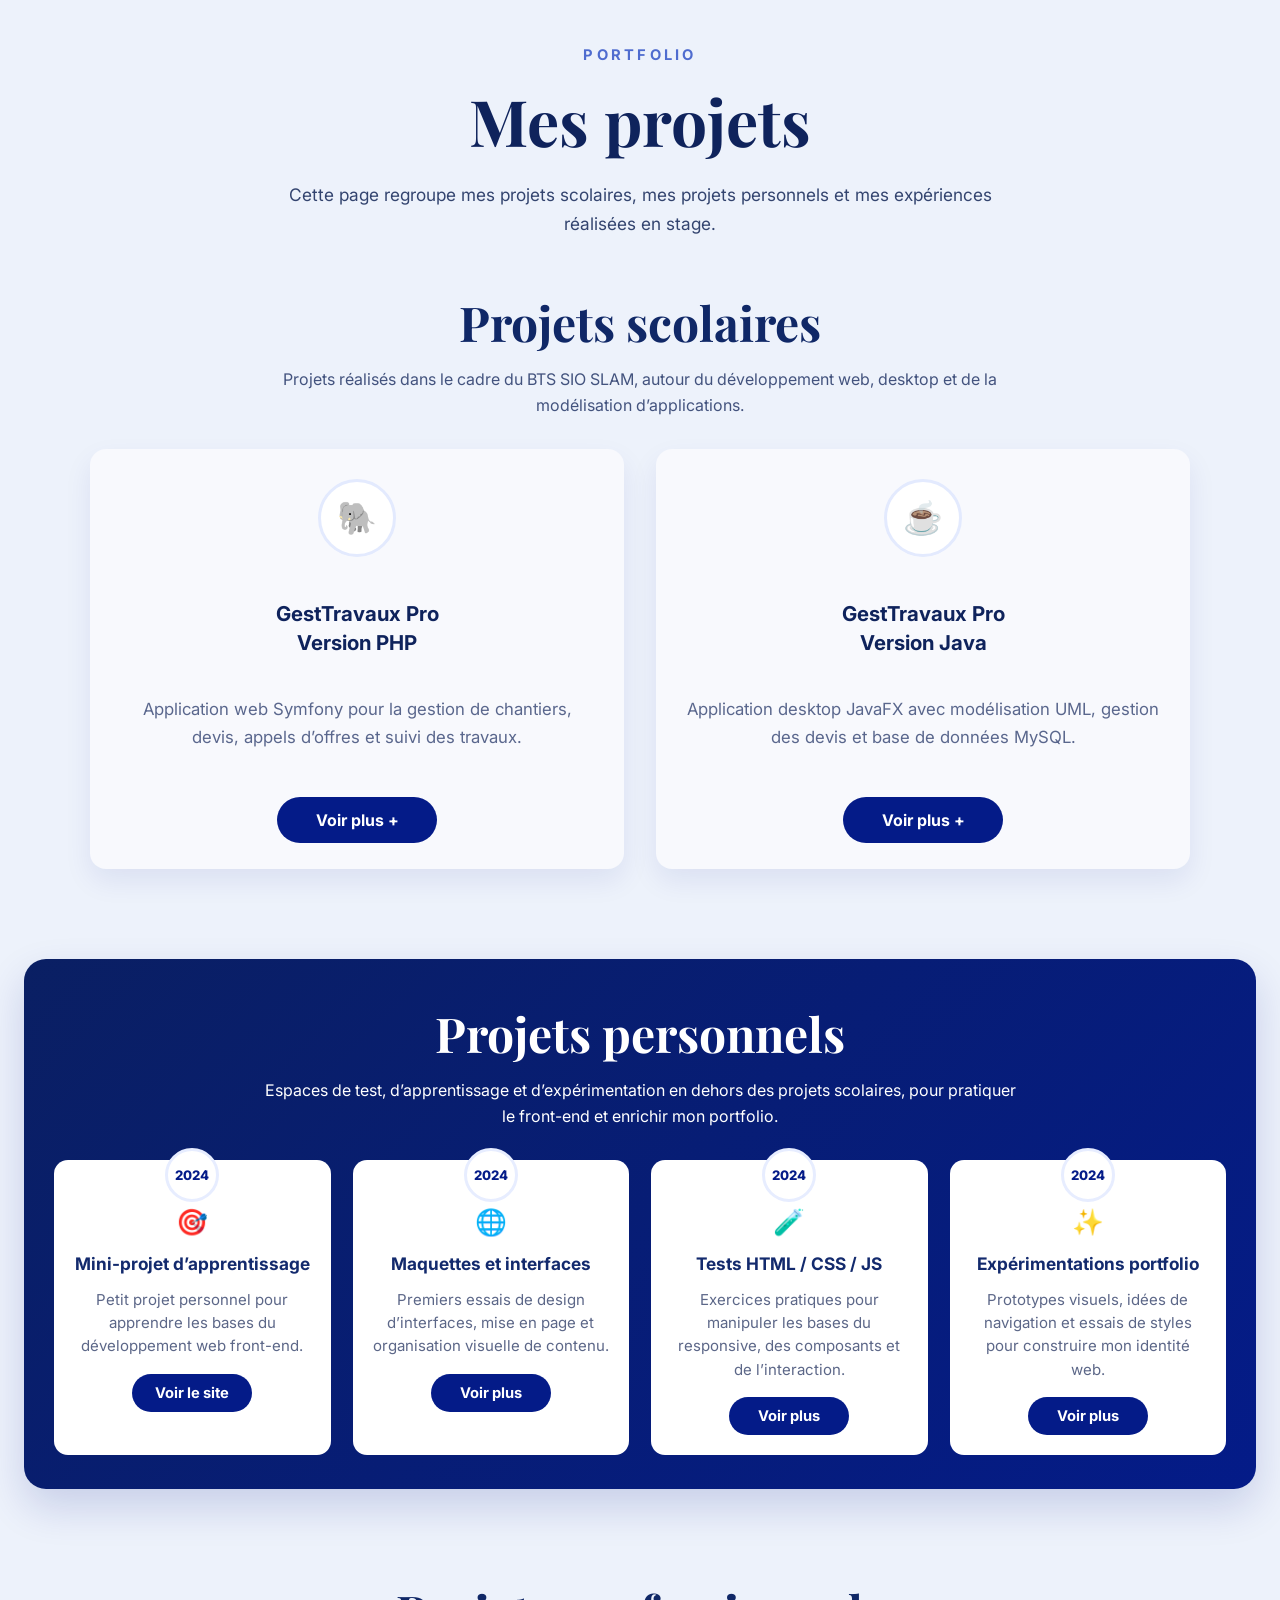
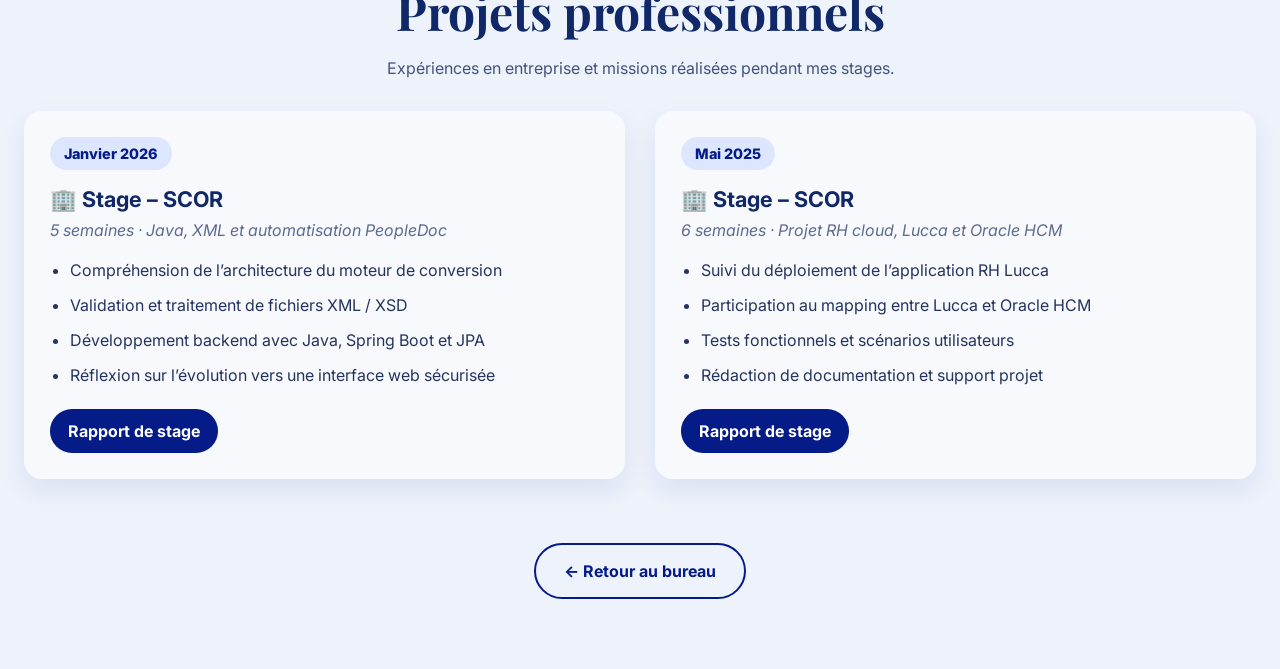
<file: projects.html>
<!DOCTYPE html>
<html lang="fr">
<head>
  <meta charset="UTF-8">
  <meta name="viewport" content="width=device-width, initial-scale=1.0">
  <title>Projets - Portfolio Kimia Mavinga</title>
  <link rel="preconnect" href="https://fonts.googleapis.com">
  <link rel="preconnect" href="https://fonts.gstatic.com" crossorigin>
  <link href="https://fonts.googleapis.com/css2?family=Inter:wght@400;500;600;700;800&family=Playfair+Display:wght@500;700&display=swap" rel="stylesheet">
  <link rel="stylesheet" href="css/style.css">
</head>
<body class="projects-page">
  <main class="projects-wrapper">

    <section class="projects-hero">
      <p class="projects-kicker">PORTFOLIO</p>
      <h1>Mes projets</h1>
      <p class="projects-intro">
        Cette page regroupe mes projets scolaires, mes projets personnels
        et mes expériences réalisées en stage.
      </p>
    </section>

    <!-- PROJETS SCOLAIRES -->
    <section class="school-section">
      <div class="section-heading">
        <h2>Projets scolaires</h2>
        <p>
          Projets réalisés dans le cadre du BTS SIO SLAM, autour du développement
          web, desktop et de la modélisation d’applications.
        </p>
      </div>

      <div class="school-grid">
        <article class="school-card">
          <div class="school-icon">🐘</div>
          <h3>GestTravaux Pro<br>Version PHP</h3>
          <p>
            Application web Symfony pour la gestion de chantiers, devis,
            appels d’offres et suivi des travaux.
          </p>
          <a href="GESTRAVAUXWeb.html" class="school-link">Voir plus +</a>
        </article>

        <article class="school-card">
          <div class="school-icon">☕</div>
          <h3>GestTravaux Pro<br>Version Java</h3>
          <p>
            Application desktop JavaFX avec modélisation UML, gestion des devis
            et base de données MySQL.
          </p>
          <a href="GESTRAVAUXJava.html" class="school-link">Voir plus +</a>
        </article>
      </div>
    </section>

    <!-- PROJETS PERSONNELS -->
    <section class="personal-section">
      <div class="personal-panel">
        <div class="section-heading section-heading-dark">
          <h2>Projets personnels</h2>
          <p>
            Espaces de test, d’apprentissage et d’expérimentation en dehors
            des projets scolaires, pour pratiquer le front-end et enrichir mon portfolio.
          </p>
        </div>

        <div class="personal-grid">
          <article class="personal-card">
            <div class="personal-badge">2024</div>
            <div class="personal-icon">🎯</div>
            <h3>Mini-projet d’apprentissage</h3>
            <p>
              Petit projet personnel pour apprendre les bases du développement
              web front-end.
            </p>
            <a href="http://127.0.0.1:3004/index.html?serverWindowId=05cf7aee-9323-4dcf-9cab-69f0b37661ad" class="personal-link">Voir le site</a>
          </article>

          <article class="personal-card">
            <div class="personal-badge">2024</div>
            <div class="personal-icon">🌐</div>
            <h3>Maquettes et interfaces</h3>
            <p>
              Premiers essais de design d’interfaces, mise en page et organisation
              visuelle de contenu.
            </p>
            <a href="#file:///C:/Users/mavin/Desktop/BTS%20SIO%20Ann%C3%A9e%201/SIOHTML/Tableau%20personnalise.html" class="personal-link">Voir plus</a>
          </article>

          <article class="personal-card">
            <div class="personal-badge">2024</div>
            <div class="personal-icon">🧪</div>
            <h3>Tests HTML / CSS / JS</h3>
            <p>
              Exercices pratiques pour manipuler les bases du responsive,
              des composants et de l’interaction.
            </p>
            <a href="#file:///C:/Users/mavin/Desktop/BTS%20SIO%20Ann%C3%A9e%201/TP1%20-%20CSS%20-%20Positionnement/Exercice2/Exo2.html" class="personal-link">Voir plus</a>
          </article>

          <article class="personal-card">
            <div class="personal-badge">2024</div>
            <div class="personal-icon">✨</div>
            <h3>Expérimentations portfolio</h3>
            <p>
              Prototypes visuels, idées de navigation et essais de styles
              pour construire mon identité web.
            </p>
            <a href="#" class="personal-link">Voir plus</a>
          </article>
        </div>
      </div>
    </section>

    <!-- PROJETS PROFESSIONNELS -->
    <section class="pro-section">
      <div class="section-heading">
        <h2>Projets professionnels</h2>
        <p>
          Expériences en entreprise et missions réalisées pendant mes stages.
        </p>
      </div>

      <div class="pro-grid">
        <article class="pro-card">
          <div class="pro-year">Janvier 2026</div>
          <h3>🏢 Stage – SCOR</h3>
          <p class="pro-subtitle">5 semaines · Java, XML et automatisation PeopleDoc</p>
          <ul>
            <li>Compréhension de l’architecture du moteur de conversion</li>
<li>Validation et traitement de fichiers XML / XSD</li>
<li>Développement backend avec Java, Spring Boot et JPA</li>
<li>Réflexion sur l’évolution vers une interface web sécurisée</li>
          </ul>
          <a href="rapport-stage-scor2026.html" class="pro-link">Rapport de stage</a>
        </article>

        <article class="pro-card">
          <div class="pro-year">Mai 2025</div>
          <h3>🏢 Stage – SCOR
          </h3>
          <p class="pro-subtitle">6 semaines · Projet RH cloud, Lucca et Oracle HCM</p>
          <ul>
            <li>Suivi du déploiement de l’application RH Lucca</li>
<li>Participation au mapping entre Lucca et Oracle HCM</li>
<li>Tests fonctionnels et scénarios utilisateurs</li>
<li>Rédaction de documentation et support projet</li>
          </ul>
          <a href="rapport-stage-scor2025.html" class="pro-link">Rapport de stage</a>
        </article>
      </div>
    </section>

    <div class="projects-back">
      <a href="bureau.html" class="projects-back-link">← Retour au bureau</a>
    </div>
  </main>
</body>
</html>
</file>
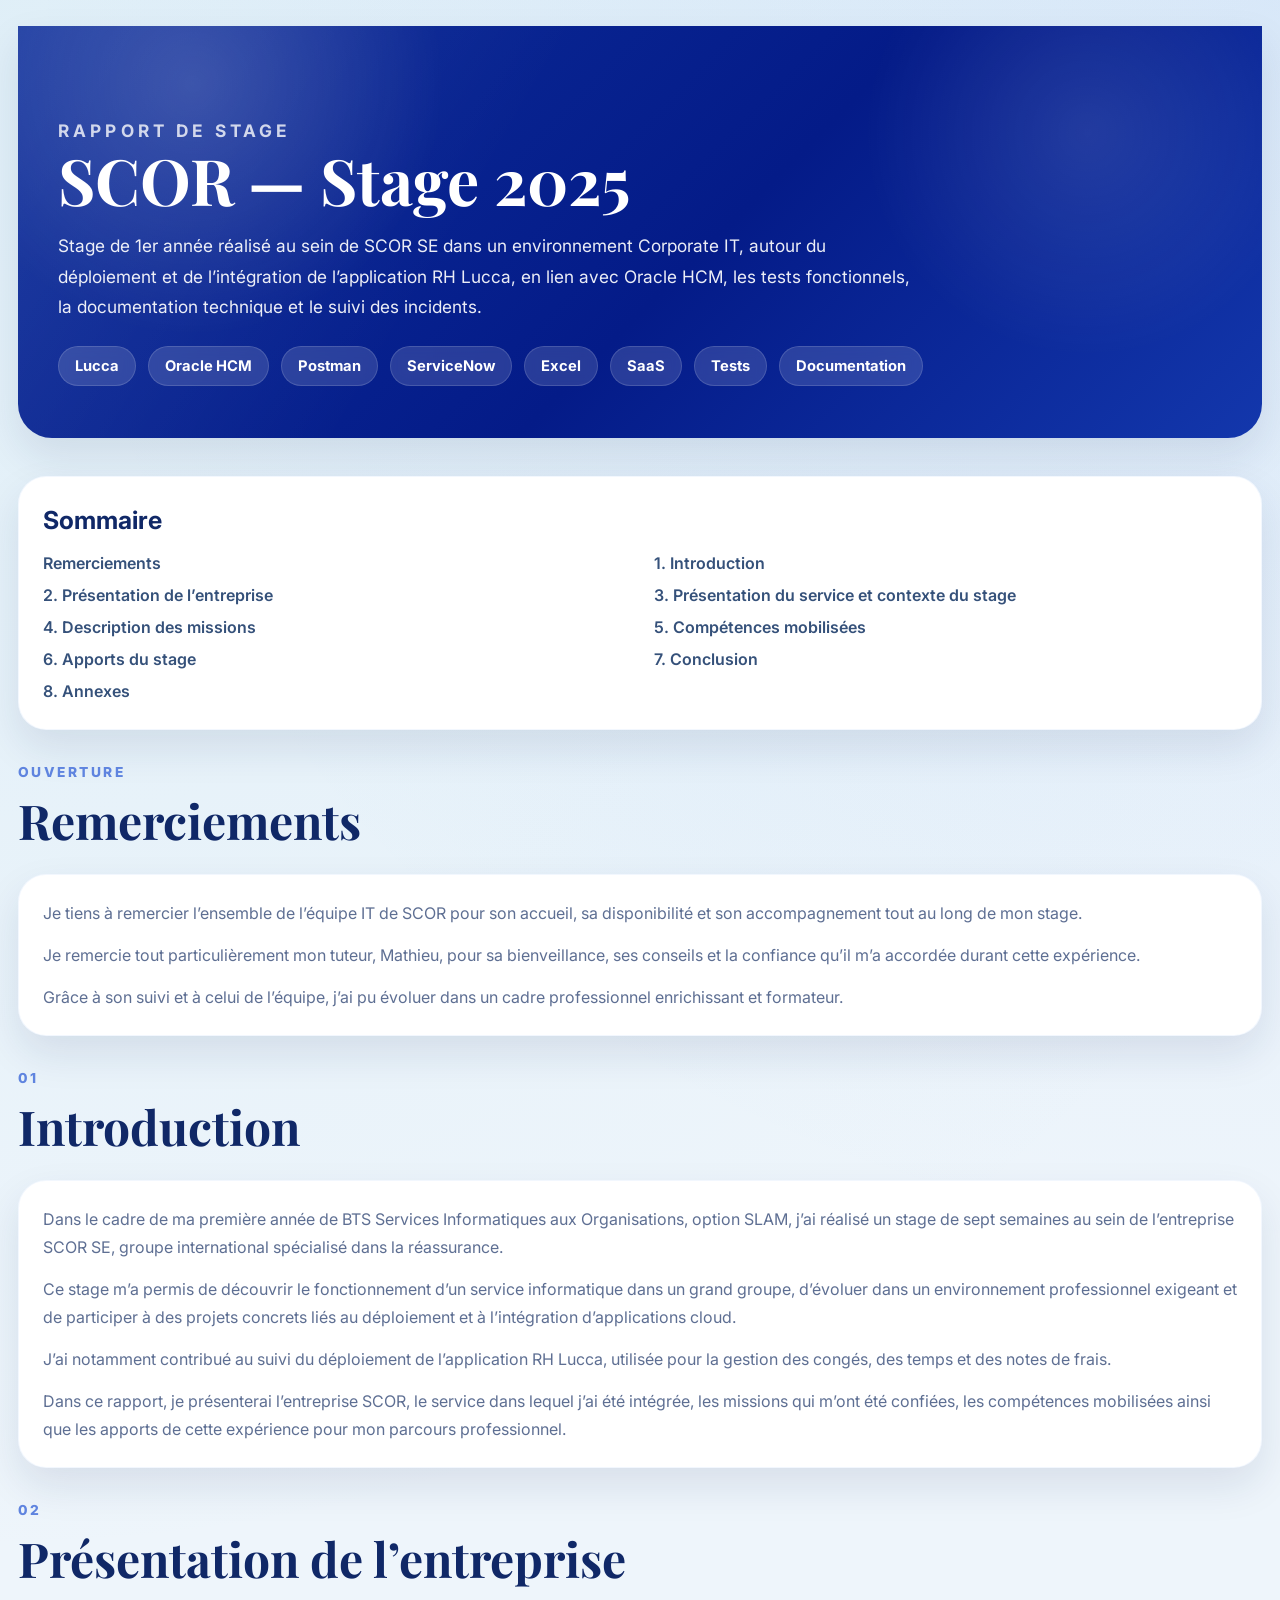
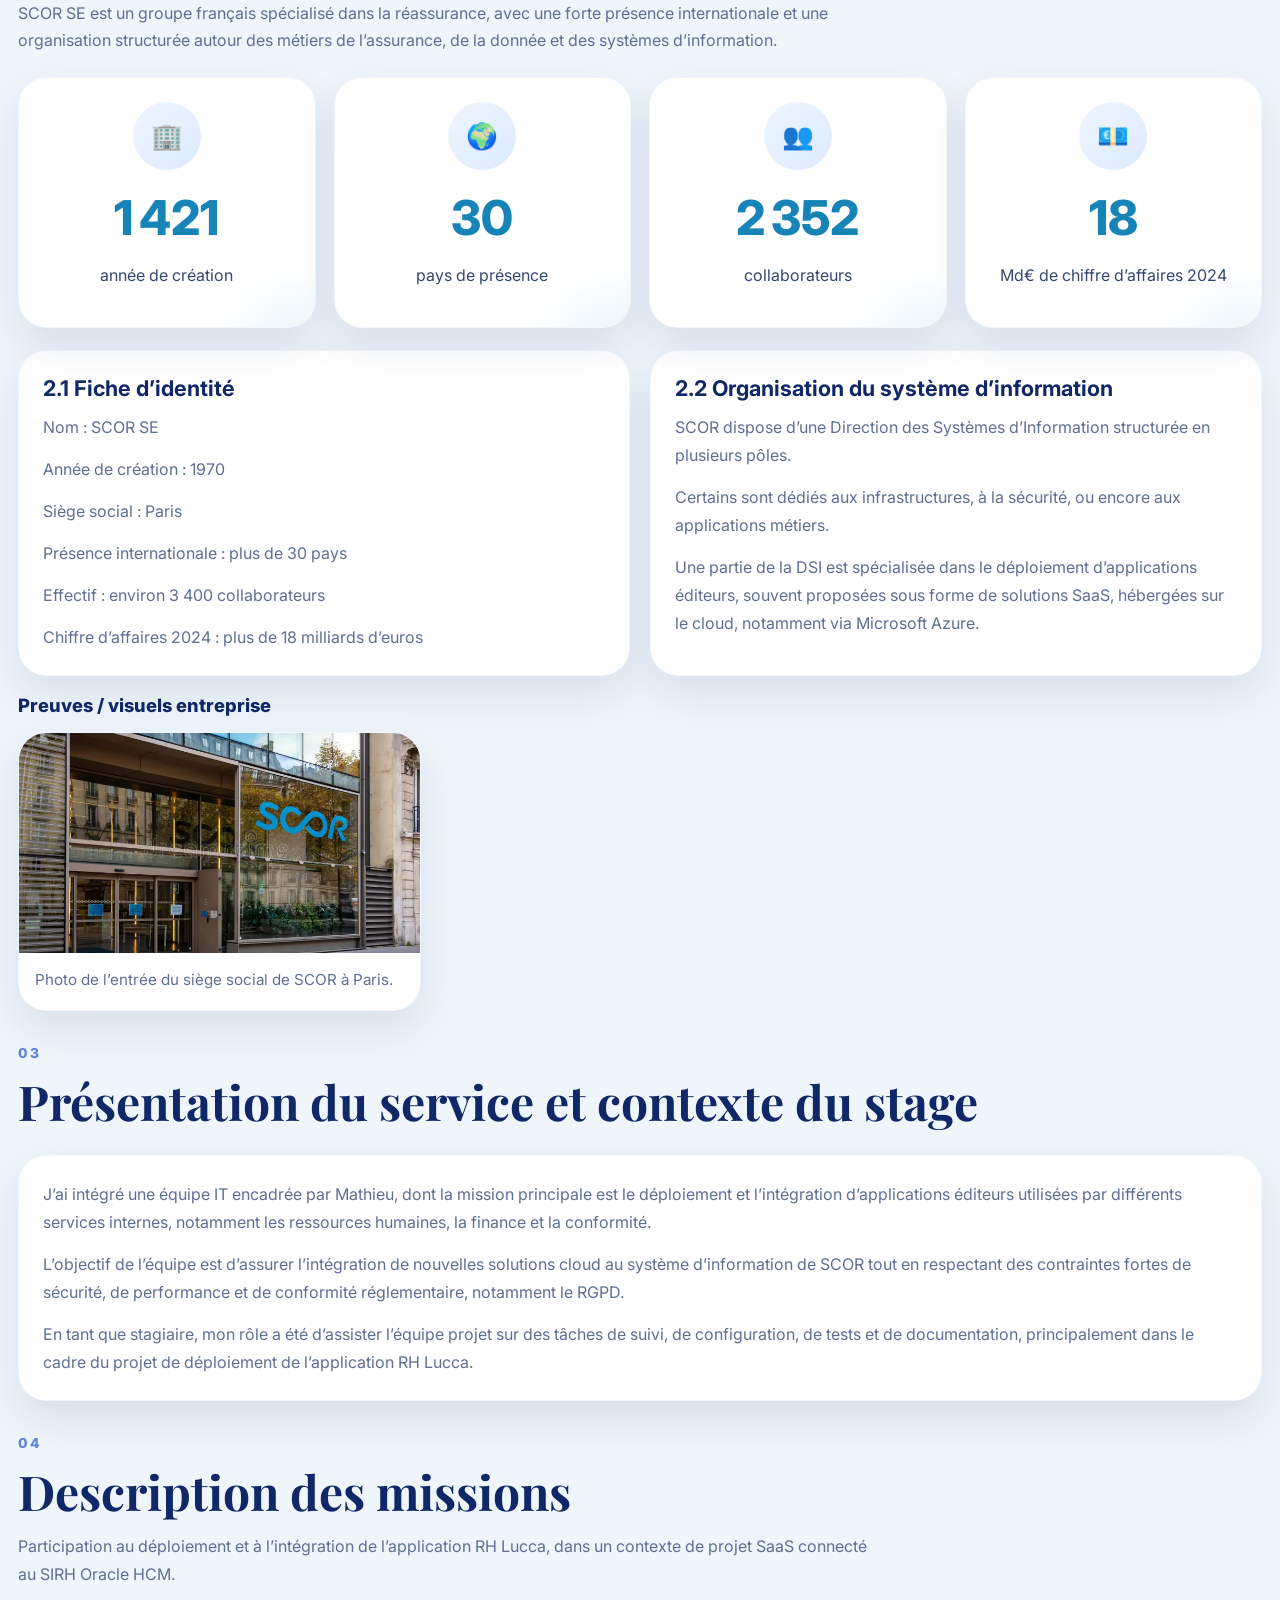
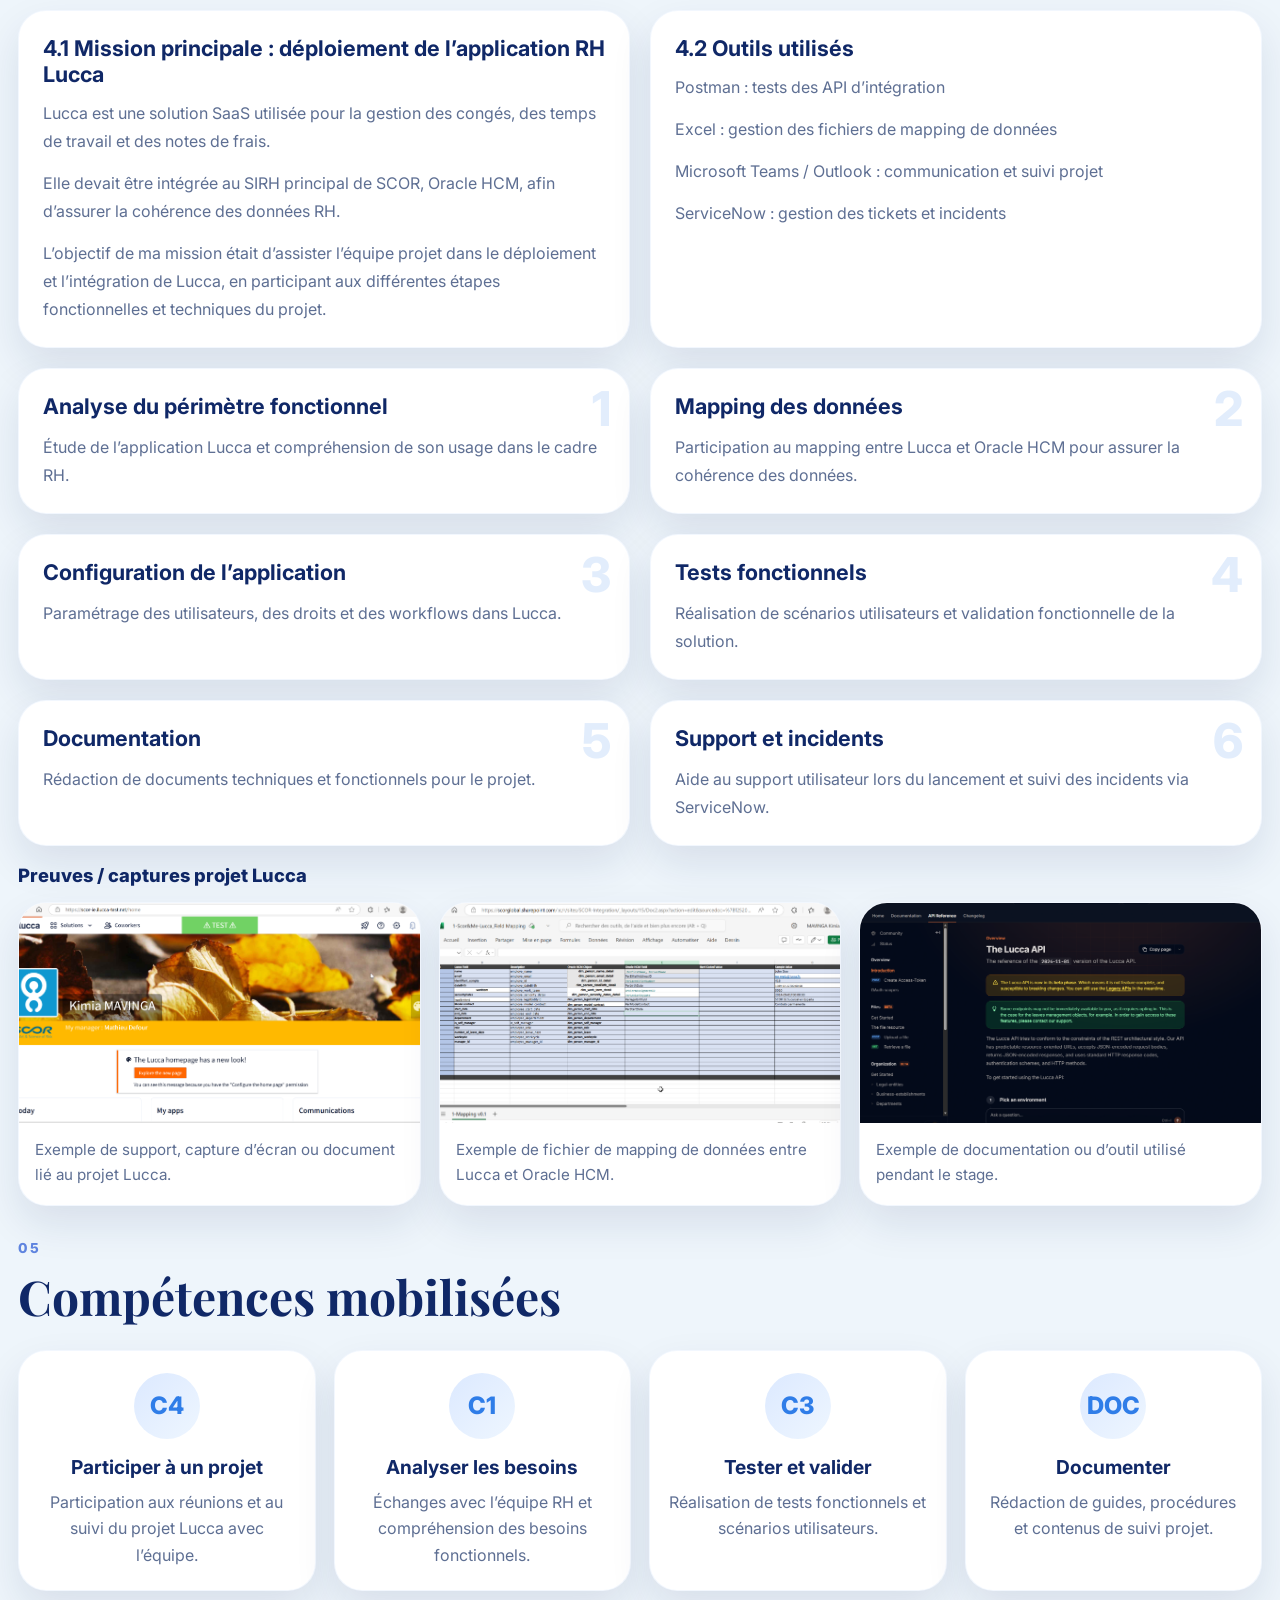
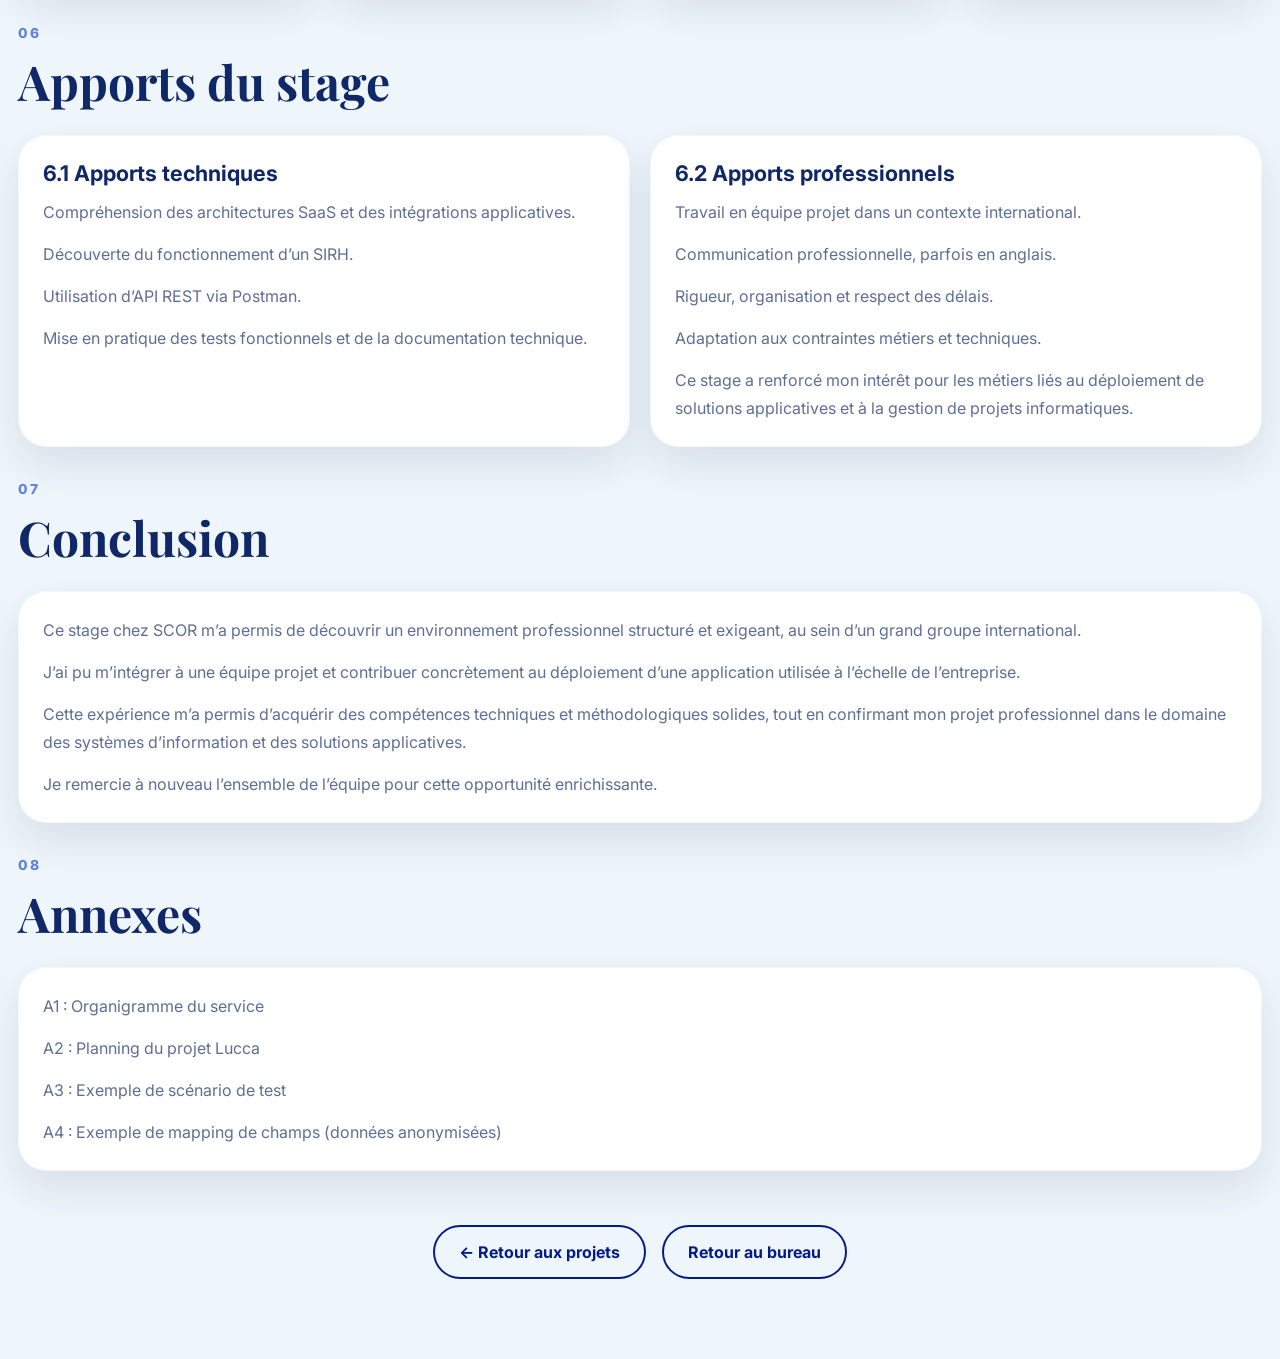
<file: rapport-stage-scor2025.html>
<!DOCTYPE html>
<html lang="fr">
<head>
  <meta charset="UTF-8">
  <meta name="viewport" content="width=device-width, initial-scale=1.0">
  <title>Rapport de stage SCOR 2025</title>
  <link rel="preconnect" href="https://fonts.googleapis.com">
  <link rel="preconnect" href="https://fonts.gstatic.com" crossorigin>
  <link href="https://fonts.googleapis.com/css2?family=Inter:wght@400;500;600;700;800&family=Playfair+Display:wght@600;700&display=swap" rel="stylesheet">
  <style>
    :root {
      --bg: #eef5fb;
      --card: #ffffff;
      --text: #102867;
      --text-soft: #5e6f93;
      --blue-1: #041b88;
      --blue-2: #2f7de8;
      --blue-3: #5fb7d9;
      --blue-4: #dfeeff;
      --shadow: 0 18px 40px rgba(15, 35, 92, 0.10);
      --shadow-hover: 0 26px 46px rgba(15, 35, 92, 0.16);
      --radius-xl: 28px;
      --radius-lg: 22px;
    }

    * {
      box-sizing: border-box;
    }

    html {
      scroll-behavior: smooth;
    }

    body {
      margin: 0;
      font-family: 'Inter', sans-serif;
      background:
        radial-gradient(circle at top left, rgba(95,183,217,0.10), transparent 25%),
        radial-gradient(circle at top right, rgba(47,125,232,0.10), transparent 20%),
        var(--bg);
      color: var(--text);
      overflow-x: hidden;
    }

    .page-shell {
      width: min(1280px, calc(100% - 36px));
      margin: 0 auto;
      padding: 26px 0 80px;
    }

    .hero {
      position: relative;
      overflow: hidden;
      padding: 72px 40px 52px;
      border-radius: 0 0 34px 34px;
      background: linear-gradient(135deg, #0d2e9b 0%, #041b88 55%, #1337ac 100%);
      color: #fff;
      box-shadow: var(--shadow);
      margin-bottom: 38px;
      isolation: isolate;
    }

    .hero::before {
      content: "";
      position: absolute;
      inset: -10%;
      background:
        radial-gradient(circle at 20% 20%, rgba(255,255,255,0.16), transparent 20%),
        radial-gradient(circle at 80% 30%, rgba(255,255,255,0.10), transparent 18%),
        linear-gradient(120deg, rgba(255,255,255,0.10), transparent 40%);
      animation: heroGlow 10s ease-in-out infinite;
      z-index: -1;
    }

    @keyframes heroGlow {
      0% { transform: translateX(0) translateY(0) scale(1); }
      50% { transform: translateX(-2%) translateY(2%) scale(1.04); }
      100% { transform: translateX(0) translateY(0) scale(1); }
    }

    .hero-kicker {
      margin: 0 0 12px;
      font-size: 0.92rem;
      letter-spacing: 0.24em;
      text-transform: uppercase;
      opacity: 0.85;
      font-weight: 700;
    }

    .hero h1 {
      margin: 0;
      font-family: 'Playfair Display', serif;
      font-size: clamp(2.5rem, 5vw, 4.2rem);
      line-height: 1.05;
    }

    .hero p {
      max-width: 860px;
      margin: 18px 0 0;
      font-size: 1.08rem;
      line-height: 1.75;
      color: rgba(255,255,255,0.92);
    }

    .hero-tags {
      display: flex;
      gap: 12px;
      flex-wrap: wrap;
      margin-top: 24px;
    }

    .hero-tag {
      padding: 10px 16px;
      border-radius: 999px;
      background: rgba(255,255,255,0.14);
      border: 1px solid rgba(255,255,255,0.14);
      font-size: 0.92rem;
      font-weight: 700;
      backdrop-filter: blur(6px);
    }

    .section {
      margin-top: 34px;
    }

    .section-title-wrap {
      margin-bottom: 22px;
    }

    .section-kicker {
      margin: 0 0 8px;
      color: #5f84df;
      font-size: 0.86rem;
      font-weight: 800;
      letter-spacing: 0.18em;
      text-transform: uppercase;
    }

    .section-title {
      margin: 0 0 10px;
      font-family: 'Playfair Display', serif;
      font-size: clamp(2rem, 4vw, 3rem);
      color: var(--text);
    }

    .section-subtitle {
      margin: 0;
      color: var(--text-soft);
      line-height: 1.7;
      max-width: 860px;
    }

    .card {
      background: var(--card);
      border-radius: var(--radius-xl);
      box-shadow: var(--shadow);
      transition: transform 0.28s ease, box-shadow 0.28s ease, border-color 0.28s ease;
      border: 1px solid rgba(47,125,232,0.06);
    }

    .card:hover {
      transform: translateY(-5px);
      box-shadow: var(--shadow-hover);
    }

    .summary-card {
      padding: 28px 24px;
    }

    .summary-card h3 {
      margin: 0 0 18px;
      color: var(--text);
      font-size: 1.55rem;
    }

    .summary-grid {
      display: grid;
      grid-template-columns: 1fr 1fr;
      gap: 12px 28px;
    }

    .summary-grid a {
      text-decoration: none;
      color: #35517a;
      font-weight: 600;
      transition: 0.2s ease;
    }

    .summary-grid a:hover {
      color: var(--blue-1);
      transform: translateX(4px);
    }

    .stats-grid {
      display: grid;
      grid-template-columns: repeat(4, minmax(0, 1fr));
      gap: 18px;
    }

    .stat-card {
      padding: 24px 18px;
      text-align: center;
      position: relative;
      overflow: hidden;
    }

    .stat-card::before {
      content: "";
      position: absolute;
      inset: auto -20% -40% auto;
      width: 160px;
      height: 160px;
      background: radial-gradient(circle, rgba(95,183,217,0.14), transparent 70%);
      pointer-events: none;
    }

    .stat-icon {
      width: 68px;
      height: 68px;
      border-radius: 50%;
      margin: 0 auto 18px;
      display: grid;
      place-items: center;
      font-size: 1.6rem;
      background: linear-gradient(135deg, #eef6ff, #dce9ff);
      color: #1f62cc;
      font-weight: 800;
    }

    .stat-value {
      display: block;
      font-size: clamp(2rem, 4vw, 3rem);
      font-weight: 800;
      color: #1684b7;
      margin-bottom: 8px;
    }

    .stat-label {
      color: #34476f;
      line-height: 1.55;
      font-size: 1rem;
    }

    .activities-grid {
      display: grid;
      grid-template-columns: repeat(3, minmax(0, 1fr));
      gap: 22px;
    }

    .activity-card {
      overflow: hidden;
    }

    .activity-image {
      height: 220px;
      background: linear-gradient(135deg, #b7dcf8, #dfeeff);
    }

    .activity-image img {
      width: 100%;
      height: 100%;
      object-fit: cover;
      display: block;
    }

    .activity-content {
      padding: 24px;
    }

    .activity-content h3 {
      margin: 0 0 14px;
      font-size: 1.55rem;
      color: var(--text);
    }

    .activity-content p {
      margin: 0 0 18px;
      color: var(--text-soft);
      line-height: 1.75;
    }

    .dashboard-board {
      padding: 24px;
    }

    .dashboard-head {
      display: flex;
      align-items: center;
      justify-content: space-between;
      gap: 16px;
      margin-bottom: 20px;
    }

    .dashboard-head h3 {
      margin: 0;
      font-size: 1.6rem;
      color: var(--text);
    }

    .dashboard-head span {
      font-size: 1.8rem;
      font-weight: 800;
      color: #1684b7;
    }

    .dashboard-grid {
      display: grid;
      grid-template-columns: 1.2fr 1fr 1fr;
      gap: 18px;
    }

    .mini-panel {
      background: #f9fbff;
      border-radius: 22px;
      padding: 18px;
      box-shadow: inset 0 0 0 1px rgba(47,125,232,0.06);
    }

    .mini-panel h4 {
      margin: 0 0 14px;
      text-align: center;
      font-size: 1rem;
      color: #214c9d;
    }

    .bar-chart {
      display: flex;
      align-items: end;
      justify-content: center;
      gap: 16px;
      height: 220px;
      padding: 10px 6px 6px;
    }

    .bar-col {
      width: 56px;
      display: flex;
      flex-direction: column;
      align-items: center;
      justify-content: end;
      gap: 8px;
    }

    .bar-fill {
      width: 100%;
      border-radius: 14px 14px 0 0;
      background: linear-gradient(180deg, #86d2a6, #2d7c3f);
      box-shadow: inset 0 -4px 0 rgba(0, 0, 0, 0.08);
      transform-origin: bottom;
      transform: scaleY(0);
    }

    .bar-label {
      font-size: 0.9rem;
      color: #38506f;
      font-weight: 700;
    }

    .pie-wrap {
      display: flex;
      flex-direction: column;
      align-items: center;
      gap: 14px;
    }

    .pie {
      width: 170px;
      height: 170px;
      border-radius: 50%;
      background: conic-gradient(
        #2f7de8 0 40%,
        #6ab57a 40% 74%,
        #b8d9f0 74% 100%
      );
      box-shadow: inset 0 0 0 26px #fff;
    }

    .legend {
      list-style: none;
      padding: 0;
      margin: 0;
      display: grid;
      gap: 8px;
    }

    .legend li {
      display: flex;
      align-items: center;
      gap: 10px;
      color: #3e5576;
    }

    .legend-dot {
      width: 12px;
      height: 12px;
      border-radius: 50%;
    }

    .legend-1 { background: #2f7de8; }
    .legend-2 { background: #6ab57a; }
    .legend-3 { background: #b8d9f0; }

    .ratings {
      display: grid;
      gap: 12px;
      margin-top: 10px;
    }

    .rating-row {
      display: flex;
      justify-content: space-between;
      align-items: center;
      border-radius: 14px;
      padding: 12px 14px;
      background: #f4f8fd;
      color: #395270;
    }

    .rating-row strong {
      font-size: 1.25rem;
      color: var(--text);
    }

    .kpi-grid {
      display: grid;
      grid-template-columns: repeat(4, minmax(0, 1fr));
      gap: 16px;
      margin-top: 18px;
    }

    .kpi-card {
      padding: 20px 16px;
      text-align: center;
    }

    .kpi-card h5 {
      margin: 0 0 10px;
      color: #597091;
      font-size: 0.94rem;
      font-weight: 700;
    }

    .kpi-card p {
      margin: 0;
      color: #1684b7;
      font-size: 2rem;
      font-weight: 800;
    }

    .swot-grid {
      display: grid;
      grid-template-columns: repeat(2, minmax(0, 1fr));
      gap: 20px;
    }

    .swot-card {
      position: relative;
      padding: 24px;
      color: white;
      overflow: hidden;
    }

    .swot-card::before {
      content: "";
      position: absolute;
      inset: auto -20% -25% auto;
      width: 180px;
      height: 180px;
      background: radial-gradient(circle, rgba(255,255,255,0.12), transparent 68%);
      pointer-events: none;
    }

    .swot-card h3 {
      margin: 0 0 14px;
      font-size: 1.4rem;
      position: relative;
      z-index: 1;
    }

    .swot-card ul {
      margin: 0;
      padding-left: 20px;
      position: relative;
      z-index: 1;
    }

    .swot-card li {
      margin-bottom: 10px;
      line-height: 1.65;
    }

    .swot-badge {
      position: absolute;
      right: 18px;
      top: 10px;
      font-size: 4rem;
      font-weight: 800;
      color: rgba(255,255,255,0.16);
      line-height: 1;
    }

    .swot-strength { background: linear-gradient(135deg, #2f7de8, #041b88); }
    .swot-weakness { background: linear-gradient(135deg, #5070db, #2749b8); }
    .swot-opportunity { background: linear-gradient(135deg, #4aa9d9, #2f7de8); }
    .swot-threat { background: linear-gradient(135deg, #8b6ee0, #5a58d6); }

    .compliance-grid {
      display: grid;
      grid-template-columns: repeat(4, minmax(0, 1fr));
      gap: 18px;
    }

    .compliance-card {
      padding: 22px 18px;
      text-align: center;
      position: relative;
      overflow: hidden;
    }

    .compliance-icon {
      width: 66px;
      height: 66px;
      border-radius: 50%;
      margin: 0 auto 16px;
      display: grid;
      place-items: center;
      font-size: 1.5rem;
      background: linear-gradient(135deg, #dce9ff, #eef6ff);
      color: #2f7de8;
      font-weight: 800;
    }

    .compliance-card h3 {
      margin: 0 0 10px;
      font-size: 1.2rem;
      color: var(--text);
    }

    .compliance-card p {
      margin: 0;
      color: var(--text-soft);
      line-height: 1.65;
    }

    .missions-grid {
      display: grid;
      grid-template-columns: repeat(2, minmax(0, 1fr));
      gap: 20px;
    }

    .mission-card {
      padding: 24px;
      position: relative;
    }

    .mission-number {
      position: absolute;
      right: 18px;
      top: 16px;
      font-size: 3rem;
      font-weight: 800;
      color: rgba(47,125,232,0.14);
      line-height: 1;
    }

    .mission-card h3 {
      margin: 0 0 14px;
      color: var(--text);
      font-size: 1.35rem;
    }

    .mission-card p {
      margin: 0;
      color: var(--text-soft);
      line-height: 1.75;
    }

    .two-col {
      display: grid;
      grid-template-columns: 1fr 1fr;
      gap: 20px;
    }

    .text-card {
      padding: 24px;
    }

    .text-card h3 {
      margin: 0 0 12px;
      color: var(--text);
      font-size: 1.35rem;
    }

    .text-card p {
      margin: 0 0 14px;
      color: var(--text-soft);
      line-height: 1.75;
    }

    .text-card p:last-child {
      margin-bottom: 0;
    }

    .proofs {
      margin-top: 18px;
    }

    .proofs-title {
      margin: 0 0 16px;
      color: var(--text);
      font-size: 1.15rem;
      font-weight: 800;
    }

    .proofs-grid {
      display: grid;
      grid-template-columns: repeat(3, minmax(0, 1fr));
      gap: 18px;
    }

    .proof-card {
      overflow: hidden;
    }

    .proof-card img {
      width: 100%;
      height: 220px;
      object-fit: cover;
      display: block;
      background: linear-gradient(135deg, #b7dcf8, #dfeeff);
    }

    .proof-caption {
      padding: 14px 16px 18px;
      color: var(--text-soft);
      font-size: 0.95rem;
      line-height: 1.65;
    }

    .footer-back {
      margin-top: 54px;
      display: flex;
      justify-content: center;
      gap: 16px;
      flex-wrap: wrap;
    }

    .back-btn {
      display: inline-flex;
      align-items: center;
      justify-content: center;
      padding: 15px 24px;
      border-radius: 999px;
      text-decoration: none;
      font-weight: 700;
      border: 2px solid var(--blue-1);
      color: var(--blue-1);
      background: transparent;
      transition: 0.22s ease;
    }

    .back-btn:hover {
      background: var(--blue-1);
      color: white;
      transform: translateY(-2px);
    }

    .reveal {
      opacity: 0;
      transform: translateY(32px);
      transition: opacity 0.75s ease, transform 0.75s ease;
    }

    .reveal.visible {
      opacity: 1;
      transform: translateY(0);
    }

    @media (max-width: 1100px) {
      .stats-grid,
      .activities-grid,
      .dashboard-grid,
      .kpi-grid,
      .compliance-grid,
      .missions-grid,
      .two-col,
      .proofs-grid {
        grid-template-columns: 1fr 1fr;
      }
    }

    @media (max-width: 820px) {
      .stats-grid,
      .activities-grid,
      .dashboard-grid,
      .kpi-grid,
      .swot-grid,
      .compliance-grid,
      .missions-grid,
      .two-col,
      .proofs-grid,
      .summary-grid {
        grid-template-columns: 1fr;
      }

      .page-shell {
        width: min(100% - 22px, 1200px);
      }

      .hero {
        padding: 56px 22px 42px;
      }
    }
  </style>
</head>
<body>
  <div class="page-shell">

    <header class="hero reveal">
      <p class="hero-kicker">RAPPORT DE STAGE</p>
      <h1>SCOR — Stage 2025</h1>
      <p>
        Stage de 1er année réalisé au sein de SCOR SE dans un environnement Corporate IT,
        autour du déploiement et de l’intégration de l’application RH Lucca, en lien avec Oracle HCM,
        les tests fonctionnels, la documentation technique et le suivi des incidents.
      </p>
      <div class="hero-tags">
        <span class="hero-tag">Lucca</span>
        <span class="hero-tag">Oracle HCM</span>
        <span class="hero-tag">Postman</span>
        <span class="hero-tag">ServiceNow</span>
        <span class="hero-tag">Excel</span>
        <span class="hero-tag">SaaS</span>
        <span class="hero-tag">Tests</span>
        <span class="hero-tag">Documentation</span>
      </div>
    </header>

    <section class="section reveal" id="sommaire">
      <div class="card summary-card">
        <h3>Sommaire</h3>
        <div class="summary-grid">
          <a href="#remerciements">Remerciements</a>
          <a href="#introduction">1. Introduction</a>
          <a href="#presentation">2. Présentation de l’entreprise</a>
          <a href="#service">3. Présentation du service et contexte du stage</a>
          <a href="#missions">4. Description des missions</a>
          <a href="#competences">5. Compétences mobilisées</a>
          <a href="#apports">6. Apports du stage</a>
          <a href="#conclusion">7. Conclusion</a>
          <a href="#annexes">8. Annexes</a>
        </div>
      </div>
    </section>

    <section class="section reveal" id="remerciements">
      <div class="section-title-wrap">
        <p class="section-kicker">OUVERTURE</p>
        <h2 class="section-title">Remerciements</h2>
      </div>

      <article class="card text-card">
        <p>Je tiens à remercier l’ensemble de l’équipe IT de SCOR pour son accueil, sa disponibilité et son accompagnement tout au long de mon stage.</p>
        <p>Je remercie tout particulièrement mon tuteur, Mathieu, pour sa bienveillance, ses conseils et la confiance qu’il m’a accordée durant cette expérience.</p>
        <p>Grâce à son suivi et à celui de l’équipe, j’ai pu évoluer dans un cadre professionnel enrichissant et formateur.</p>
      </article>
    </section>

    <section class="section reveal" id="introduction">
      <div class="section-title-wrap">
        <p class="section-kicker">01</p>
        <h2 class="section-title">Introduction</h2>
      </div>

      <article class="card text-card">
        <p>Dans le cadre de ma première année de BTS Services Informatiques aux Organisations, option SLAM, j’ai réalisé un stage de sept semaines au sein de l’entreprise SCOR SE, groupe international spécialisé dans la réassurance.</p>
        <p>Ce stage m’a permis de découvrir le fonctionnement d’un service informatique dans un grand groupe, d’évoluer dans un environnement professionnel exigeant et de participer à des projets concrets liés au déploiement et à l’intégration d’applications cloud.</p>
        <p>J’ai notamment contribué au suivi du déploiement de l’application RH Lucca, utilisée pour la gestion des congés, des temps et des notes de frais.</p>
        <p>Dans ce rapport, je présenterai l’entreprise SCOR, le service dans lequel j’ai été intégrée, les missions qui m’ont été confiées, les compétences mobilisées ainsi que les apports de cette expérience pour mon parcours professionnel.</p>
      </article>
    </section>

    <section class="section reveal" id="presentation">
      <div class="section-title-wrap">
        <p class="section-kicker">02</p>
        <h2 class="section-title">Présentation de l’entreprise</h2>
        <p class="section-subtitle">
          SCOR SE est un groupe français spécialisé dans la réassurance, avec une forte présence internationale
          et une organisation structurée autour des métiers de l’assurance, de la donnée et des systèmes d’information.
        </p>
      </div>

      <div class="stats-grid">
        <article class="card stat-card">
          <div class="stat-icon">🏢</div>
          <span class="stat-value" data-target="1970">0</span>
          <p class="stat-label">année de création</p>
        </article>

        <article class="card stat-card">
          <div class="stat-icon">🌍</div>
          <span class="stat-value" data-target="30">0</span>
          <p class="stat-label">pays de présence</p>
        </article>

        <article class="card stat-card">
          <div class="stat-icon">👥</div>
          <span class="stat-value" data-target="3400">0</span>
          <p class="stat-label">collaborateurs</p>
        </article>

        <article class="card stat-card">
          <div class="stat-icon">💶</div>
          <span class="stat-value" data-target="18">0</span>
          <p class="stat-label">Md€ de chiffre d’affaires 2024</p>
        </article>
      </div>

      <div class="two-col" style="margin-top: 22px;">
        <article class="card text-card">
          <h3>2.1 Fiche d’identité</h3>
          <p>Nom : SCOR SE</p>
          <p>Année de création : 1970</p>
          <p>Siège social : Paris</p>
          <p>Présence internationale : plus de 30 pays</p>
          <p>Effectif : environ 3 400 collaborateurs</p>
          <p>Chiffre d’affaires 2024 : plus de 18 milliards d’euros</p>
        </article>

        <article class="card text-card">
          <h3>2.2 Organisation du système d’information</h3>
          <p>SCOR dispose d’une Direction des Systèmes d’Information structurée en plusieurs pôles.</p>
          <p>Certains sont dédiés aux infrastructures, à la sécurité, ou encore aux applications métiers.</p>
          <p>Une partie de la DSI est spécialisée dans le déploiement d’applications éditeurs, souvent proposées sous forme de solutions SaaS, hébergées sur le cloud, notamment via Microsoft Azure.</p>
        </article>
      </div>

      <div class="proofs">
        <h3 class="proofs-title">Preuves / visuels entreprise</h3>
        <div class="proofs-grid">
          <article class="card proof-card">
            <img src="assets\Preuves du projet\Preuves du projet\PhotosProjet\1.webp" alt="Preuve entreprise 3">
            <div class="proof-caption">Photo de l’entrée du siège social de SCOR à Paris.</div>
          </article>
        </div>
      </div>
    </section>

    <section class="section reveal" id="service">
      <div class="section-title-wrap">
        <p class="section-kicker">03</p>
        <h2 class="section-title">Présentation du service et contexte du stage</h2>
      </div>

      <article class="card text-card">
        <p>J’ai intégré une équipe IT encadrée par Mathieu, dont la mission principale est le déploiement et l’intégration d’applications éditeurs utilisées par différents services internes, notamment les ressources humaines, la finance et la conformité.</p>
        <p>L’objectif de l’équipe est d’assurer l’intégration de nouvelles solutions cloud au système d’information de SCOR tout en respectant des contraintes fortes de sécurité, de performance et de conformité réglementaire, notamment le RGPD.</p>
        <p>En tant que stagiaire, mon rôle a été d’assister l’équipe projet sur des tâches de suivi, de configuration, de tests et de documentation, principalement dans le cadre du projet de déploiement de l’application RH Lucca.</p>
      </article>
    </section>

    <section class="section reveal" id="missions">
      <div class="section-title-wrap">
        <p class="section-kicker">04</p>
        <h2 class="section-title">Description des missions</h2>
        <p class="section-subtitle">
          Participation au déploiement et à l’intégration de l’application RH Lucca, dans un contexte de projet SaaS connecté au SIRH Oracle HCM.
        </p>
      </div>

      <div class="two-col">
        <article class="card text-card">
          <h3>4.1 Mission principale : déploiement de l’application RH Lucca</h3>
          <p>Lucca est une solution SaaS utilisée pour la gestion des congés, des temps de travail et des notes de frais.</p>
          <p>Elle devait être intégrée au SIRH principal de SCOR, Oracle HCM, afin d’assurer la cohérence des données RH.</p>
          <p>L’objectif de ma mission était d’assister l’équipe projet dans le déploiement et l’intégration de Lucca, en participant aux différentes étapes fonctionnelles et techniques du projet.</p>
        </article>

        <article class="card text-card">
          <h3>4.2 Outils utilisés</h3>
          <p>Postman : tests des API d’intégration</p>
          <p>Excel : gestion des fichiers de mapping de données</p>
          <p>Microsoft Teams / Outlook : communication et suivi projet</p>
          <p>ServiceNow : gestion des tickets et incidents</p>
        </article>
      </div>

      <div class="missions-grid" style="margin-top: 20px;">
        <article class="card mission-card">
          <span class="mission-number">1</span>
          <h3>Analyse du périmètre fonctionnel</h3>
          <p>Étude de l’application Lucca et compréhension de son usage dans le cadre RH.</p>
        </article>

        <article class="card mission-card">
          <span class="mission-number">2</span>
          <h3>Mapping des données</h3>
          <p>Participation au mapping entre Lucca et Oracle HCM pour assurer la cohérence des données.</p>
        </article>

        <article class="card mission-card">
          <span class="mission-number">3</span>
          <h3>Configuration de l’application</h3>
          <p>Paramétrage des utilisateurs, des droits et des workflows dans Lucca.</p>
        </article>

        <article class="card mission-card">
          <span class="mission-number">4</span>
          <h3>Tests fonctionnels</h3>
          <p>Réalisation de scénarios utilisateurs et validation fonctionnelle de la solution.</p>
        </article>

        <article class="card mission-card">
          <span class="mission-number">5</span>
          <h3>Documentation</h3>
          <p>Rédaction de documents techniques et fonctionnels pour le projet.</p>
        </article>

        <article class="card mission-card">
          <span class="mission-number">6</span>
          <h3>Support et incidents</h3>
          <p>Aide au support utilisateur lors du lancement et suivi des incidents via ServiceNow.</p>
        </article>
      </div>

      <div class="proofs">
        <h3 class="proofs-title">Preuves / captures projet Lucca</h3>
        <div class="proofs-grid">
          <article class="card proof-card">
            <img src="assets\Annexes\2025-07-02_09-35-56.PNG" alt="Preuve mission 1">
            <div class="proof-caption">Exemple de support, capture d’écran ou document lié au projet Lucca.</div>
          </article>

          <article class="card proof-card">
            <img src="assets\documents\Mapping.PNG" alt="Preuve mission 2">
            <div class="proof-caption">Exemple de fichier de mapping de données entre Lucca et Oracle HCM.</div>
          </article>

          <article class="card proof-card">
            <img src="assets\Annexes\lucca1.png" alt="Preuve mission 3">
            <div class="proof-caption">Exemple de documentation ou d’outil utilisé pendant le stage.</div>
          </article>
        </div>
      </div>
    </section>

    <section class="section reveal" id="competences">
      <div class="section-title-wrap">
        <p class="section-kicker">05</p>
        <h2 class="section-title">Compétences mobilisées</h2>
      </div>

      <div class="compliance-grid">
        <article class="card compliance-card">
          <div class="compliance-icon">C4</div>
          <h3>Participer à un projet</h3>
          <p>Participation aux réunions et au suivi du projet Lucca avec l’équipe.</p>
        </article>

        <article class="card compliance-card">
          <div class="compliance-icon">C1</div>
          <h3>Analyser les besoins</h3>
          <p>Échanges avec l’équipe RH et compréhension des besoins fonctionnels.</p>
        </article>

        <article class="card compliance-card">
          <div class="compliance-icon">C3</div>
          <h3>Tester et valider</h3>
          <p>Réalisation de tests fonctionnels et scénarios utilisateurs.</p>
        </article>

        <article class="card compliance-card">
          <div class="compliance-icon">DOC</div>
          <h3>Documenter</h3>
          <p>Rédaction de guides, procédures et contenus de suivi projet.</p>
        </article>
      </div>
    </section>

    <section class="section reveal" id="apports">
      <div class="section-title-wrap">
        <p class="section-kicker">06</p>
        <h2 class="section-title">Apports du stage</h2>
      </div>

      <div class="two-col">
        <article class="card text-card">
          <h3>6.1 Apports techniques</h3>
          <p>Compréhension des architectures SaaS et des intégrations applicatives.</p>
          <p>Découverte du fonctionnement d’un SIRH.</p>
          <p>Utilisation d’API REST via Postman.</p>
          <p>Mise en pratique des tests fonctionnels et de la documentation technique.</p>
        </article>

        <article class="card text-card">
          <h3>6.2 Apports professionnels</h3>
          <p>Travail en équipe projet dans un contexte international.</p>
          <p>Communication professionnelle, parfois en anglais.</p>
          <p>Rigueur, organisation et respect des délais.</p>
          <p>Adaptation aux contraintes métiers et techniques.</p>
          <p>Ce stage a renforcé mon intérêt pour les métiers liés au déploiement de solutions applicatives et à la gestion de projets informatiques.</p>
        </article>
      </div>
    </section>

    <section class="section reveal" id="conclusion">
      <div class="section-title-wrap">
        <p class="section-kicker">07</p>
        <h2 class="section-title">Conclusion</h2>
      </div>

      <article class="card text-card">
        <p>Ce stage chez SCOR m’a permis de découvrir un environnement professionnel structuré et exigeant, au sein d’un grand groupe international.</p>
        <p>J’ai pu m’intégrer à une équipe projet et contribuer concrètement au déploiement d’une application utilisée à l’échelle de l’entreprise.</p>
        <p>Cette expérience m’a permis d’acquérir des compétences techniques et méthodologiques solides, tout en confirmant mon projet professionnel dans le domaine des systèmes d’information et des solutions applicatives.</p>
        <p>Je remercie à nouveau l’ensemble de l’équipe pour cette opportunité enrichissante.</p>
      </article>
    </section>

    <section class="section reveal" id="annexes">
      <div class="section-title-wrap">
        <p class="section-kicker">08</p>
        <h2 class="section-title">Annexes</h2>
      </div>

      <article class="card text-card">
        <p>A1 : Organigramme du service</p>
        <p>A2 : Planning du projet Lucca</p>
        <p>A3 : Exemple de scénario de test</p>
        <p>A4 : Exemple de mapping de champs (données anonymisées)</p>
      </article>
    </section>

    <div class="footer-back reveal">
      <a href="projects.html" class="back-btn">← Retour aux projets</a>
      <a href="bureau.html" class="back-btn">Retour au bureau</a>
    </div>

  </div>

  <script>
    const revealEls = document.querySelectorAll('.reveal');

    const observer = new IntersectionObserver((entries) => {
      entries.forEach(entry => {
        if (entry.isIntersecting) {
          entry.target.classList.add('visible');
        }
      });
    }, { threshold: 0.12 });

    revealEls.forEach(el => observer.observe(el));

    const counters = document.querySelectorAll('.stat-value');
    const counterObserver = new IntersectionObserver((entries) => {
      entries.forEach(entry => {
        if (!entry.isIntersecting) return;

        const el = entry.target;
        const target = parseInt(el.dataset.target, 10);
        let current = 0;
        const increment = Math.max(1, Math.ceil(target / 70));

        const timer = setInterval(() => {
          current += increment;
          if (current >= target) {
            current = target;
            clearInterval(timer);
          }
          el.textContent = current.toLocaleString('fr-FR');
        }, 22);

        counterObserver.unobserve(el);
      });
    }, { threshold: 0.5 });

    counters.forEach(counter => counterObserver.observe(counter));

    const bars = document.querySelectorAll('.bar-fill');
    const barObserver = new IntersectionObserver((entries) => {
      entries.forEach(entry => {
        if (!entry.isIntersecting) return;
        const bar = entry.target;
        const h = bar.dataset.height;
        bar.style.transition = 'transform 0.9s ease';
        bar.style.transform = 'scaleY(1)';
        bar.style.height = h;
        barObserver.unobserve(bar);
      });
    }, { threshold: 0.35 });

    bars.forEach(bar => {
      bar.style.height = bar.dataset.height;
      barObserver.observe(bar);
    });
  </script>
</body>
</html>
</file>
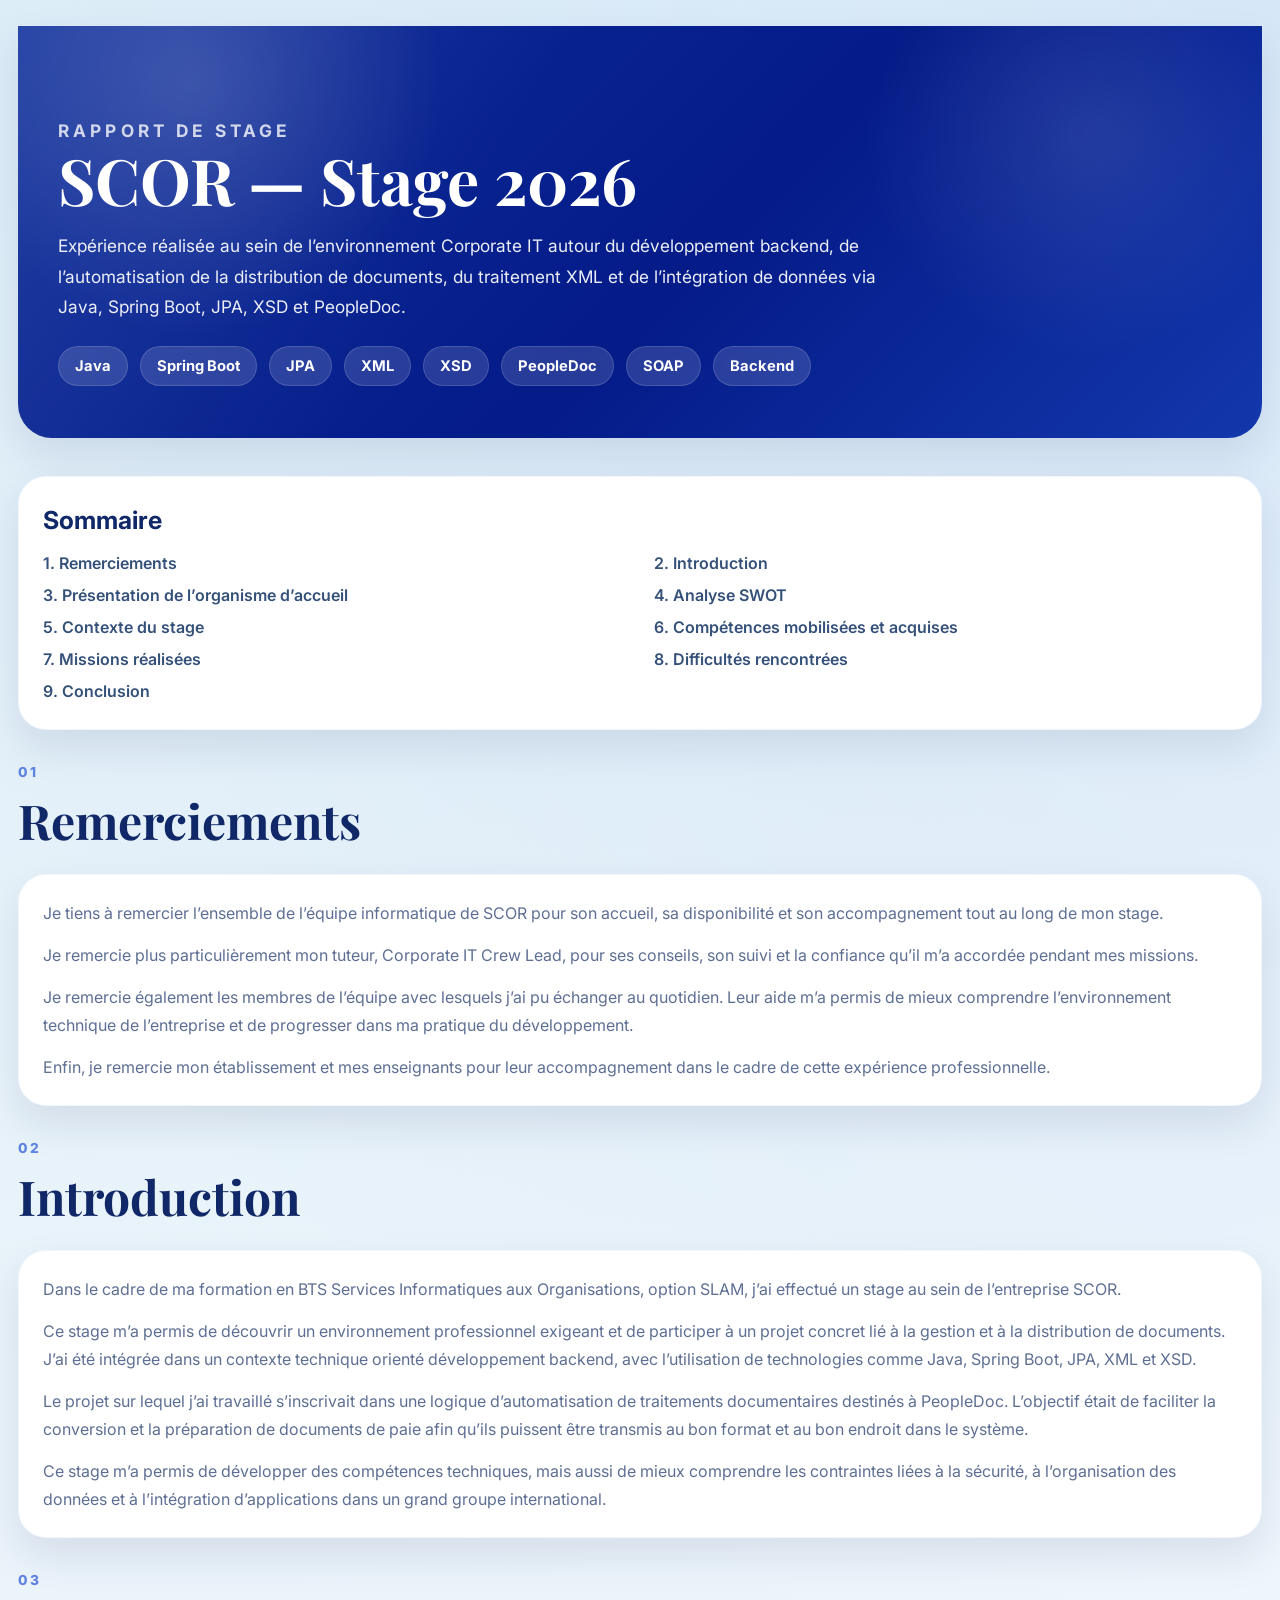
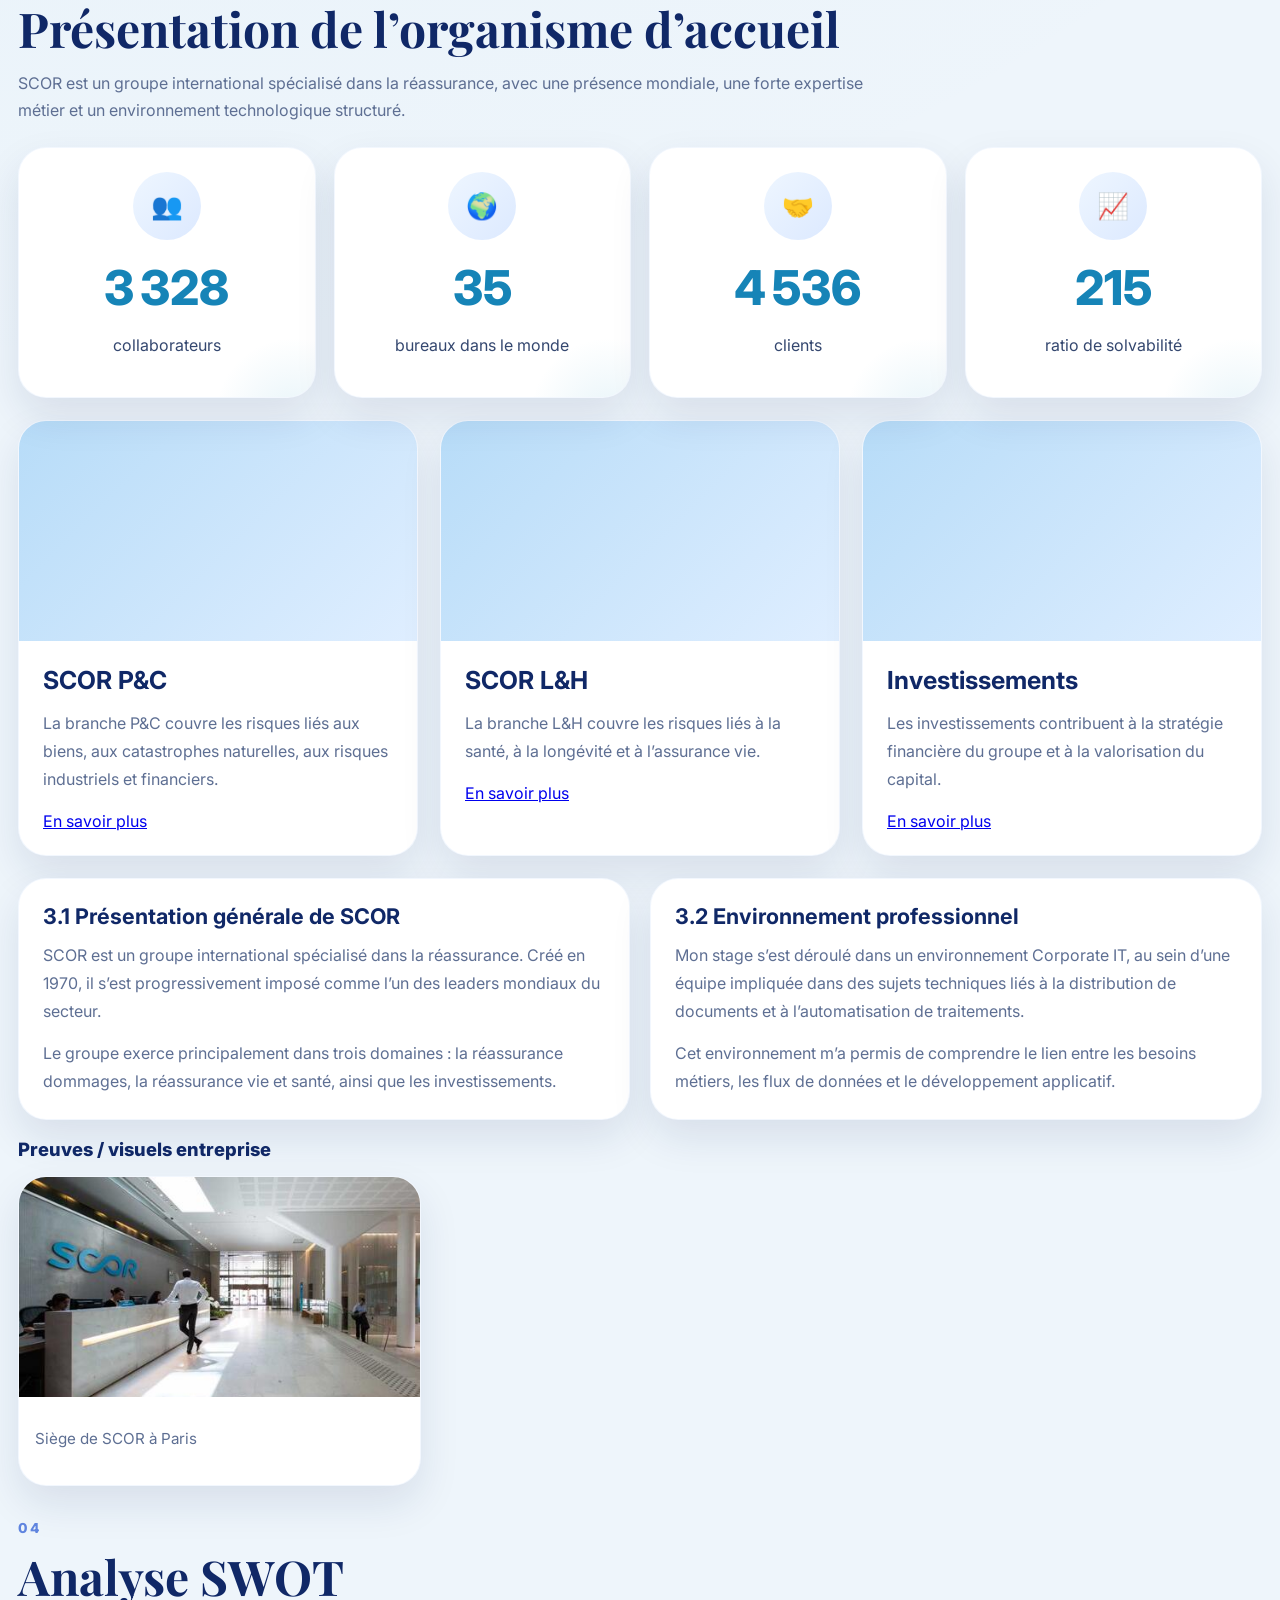
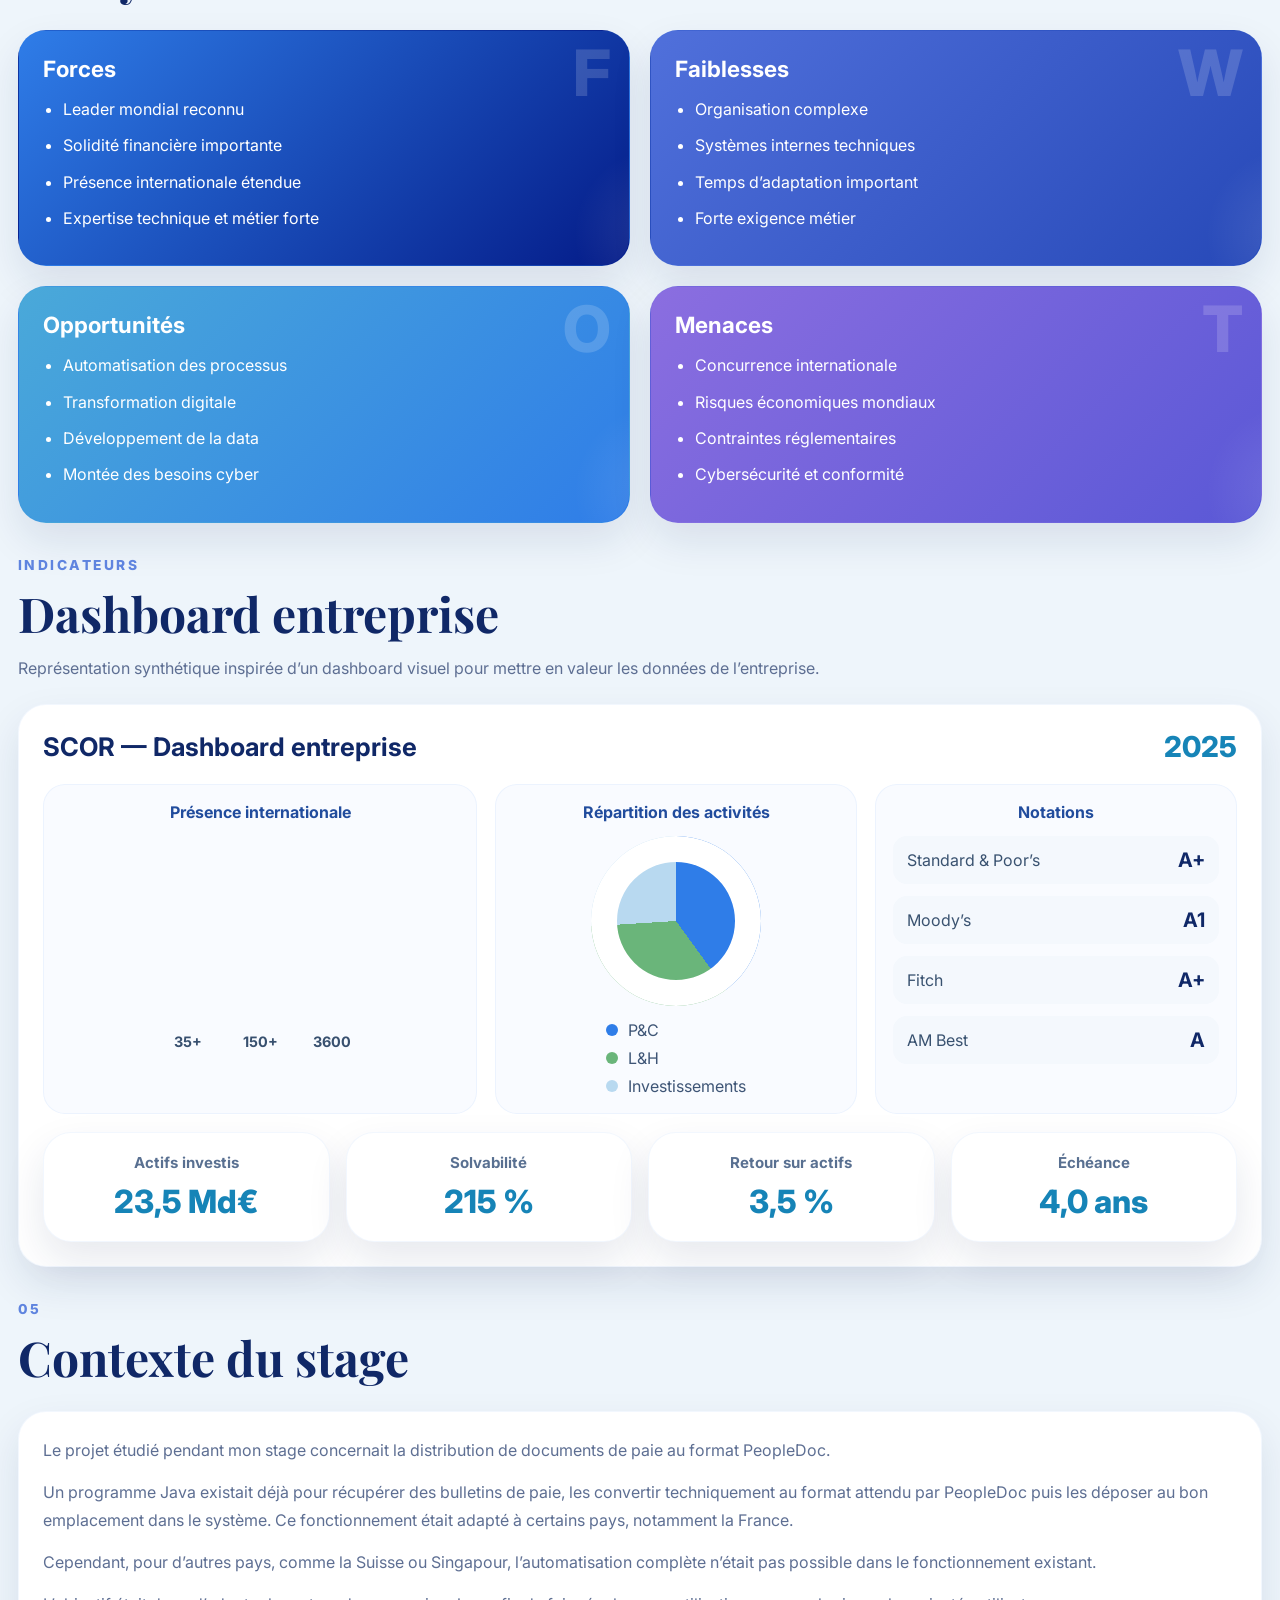
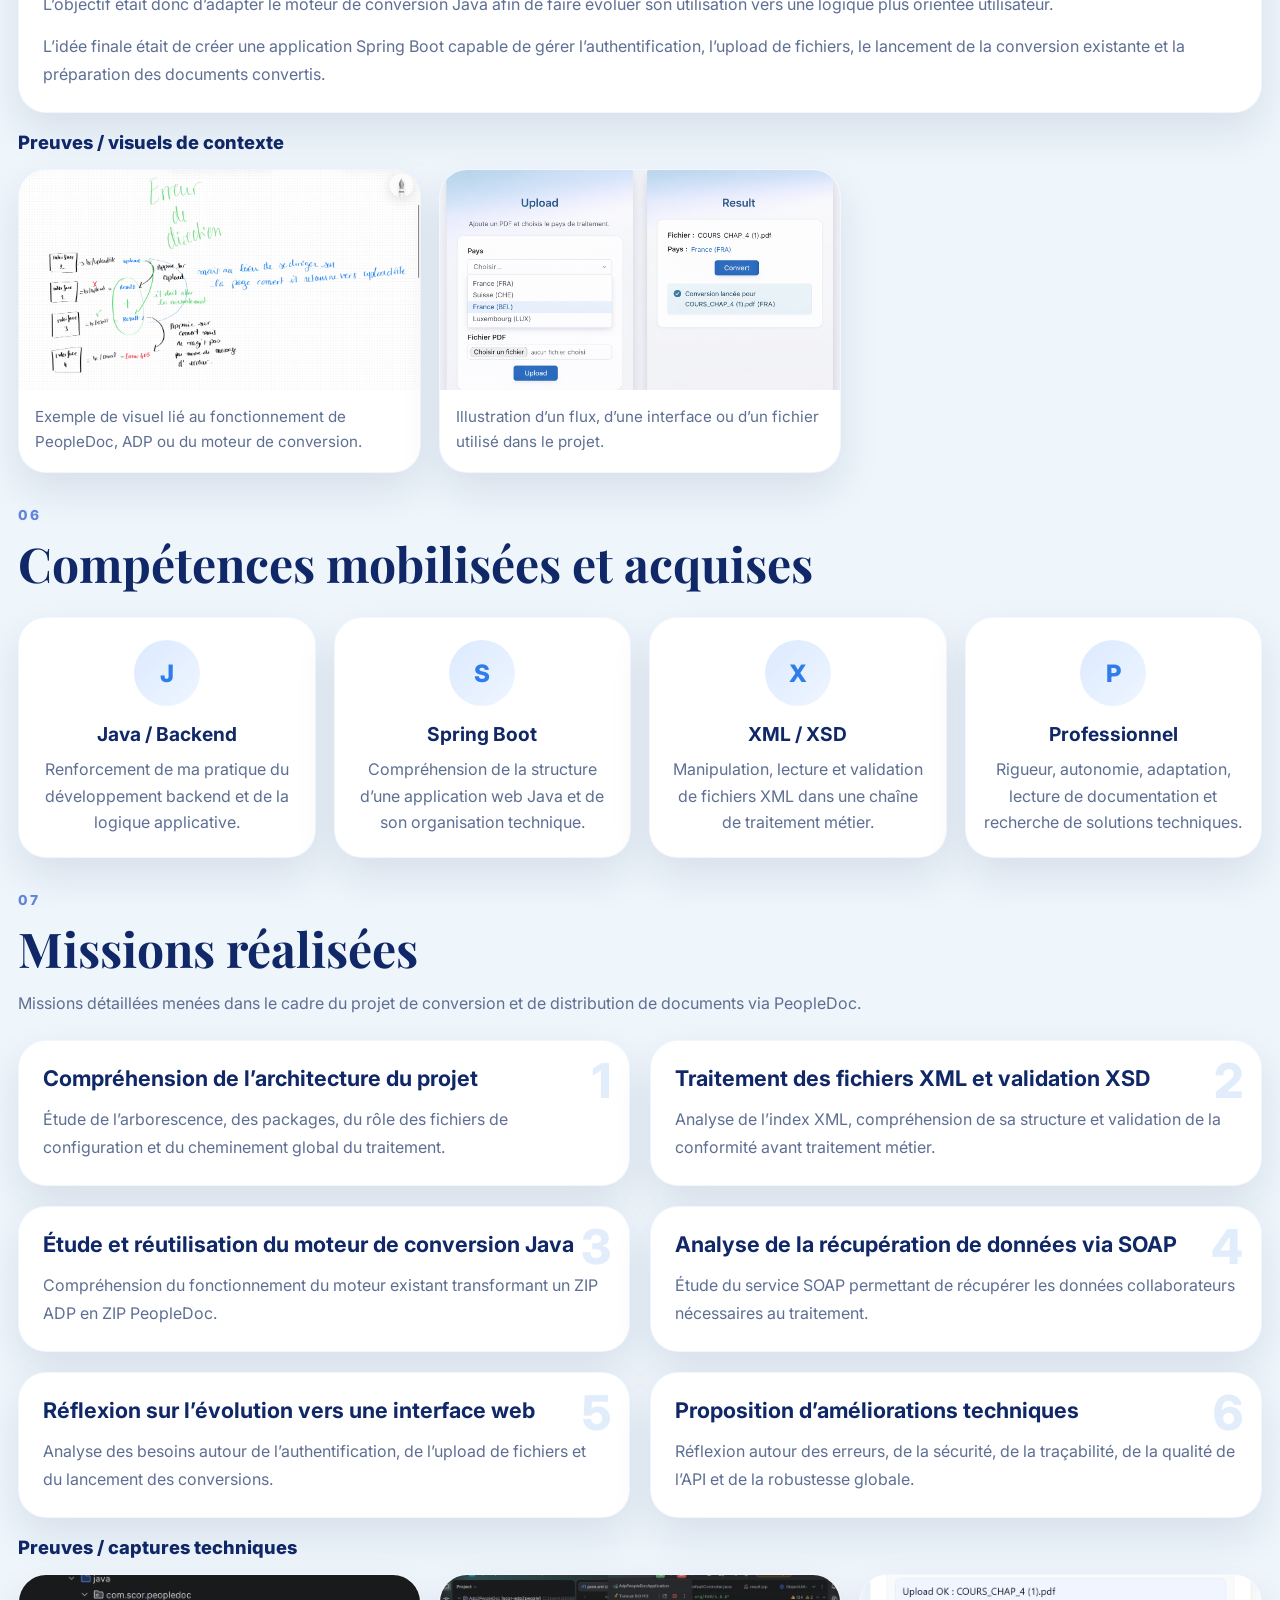
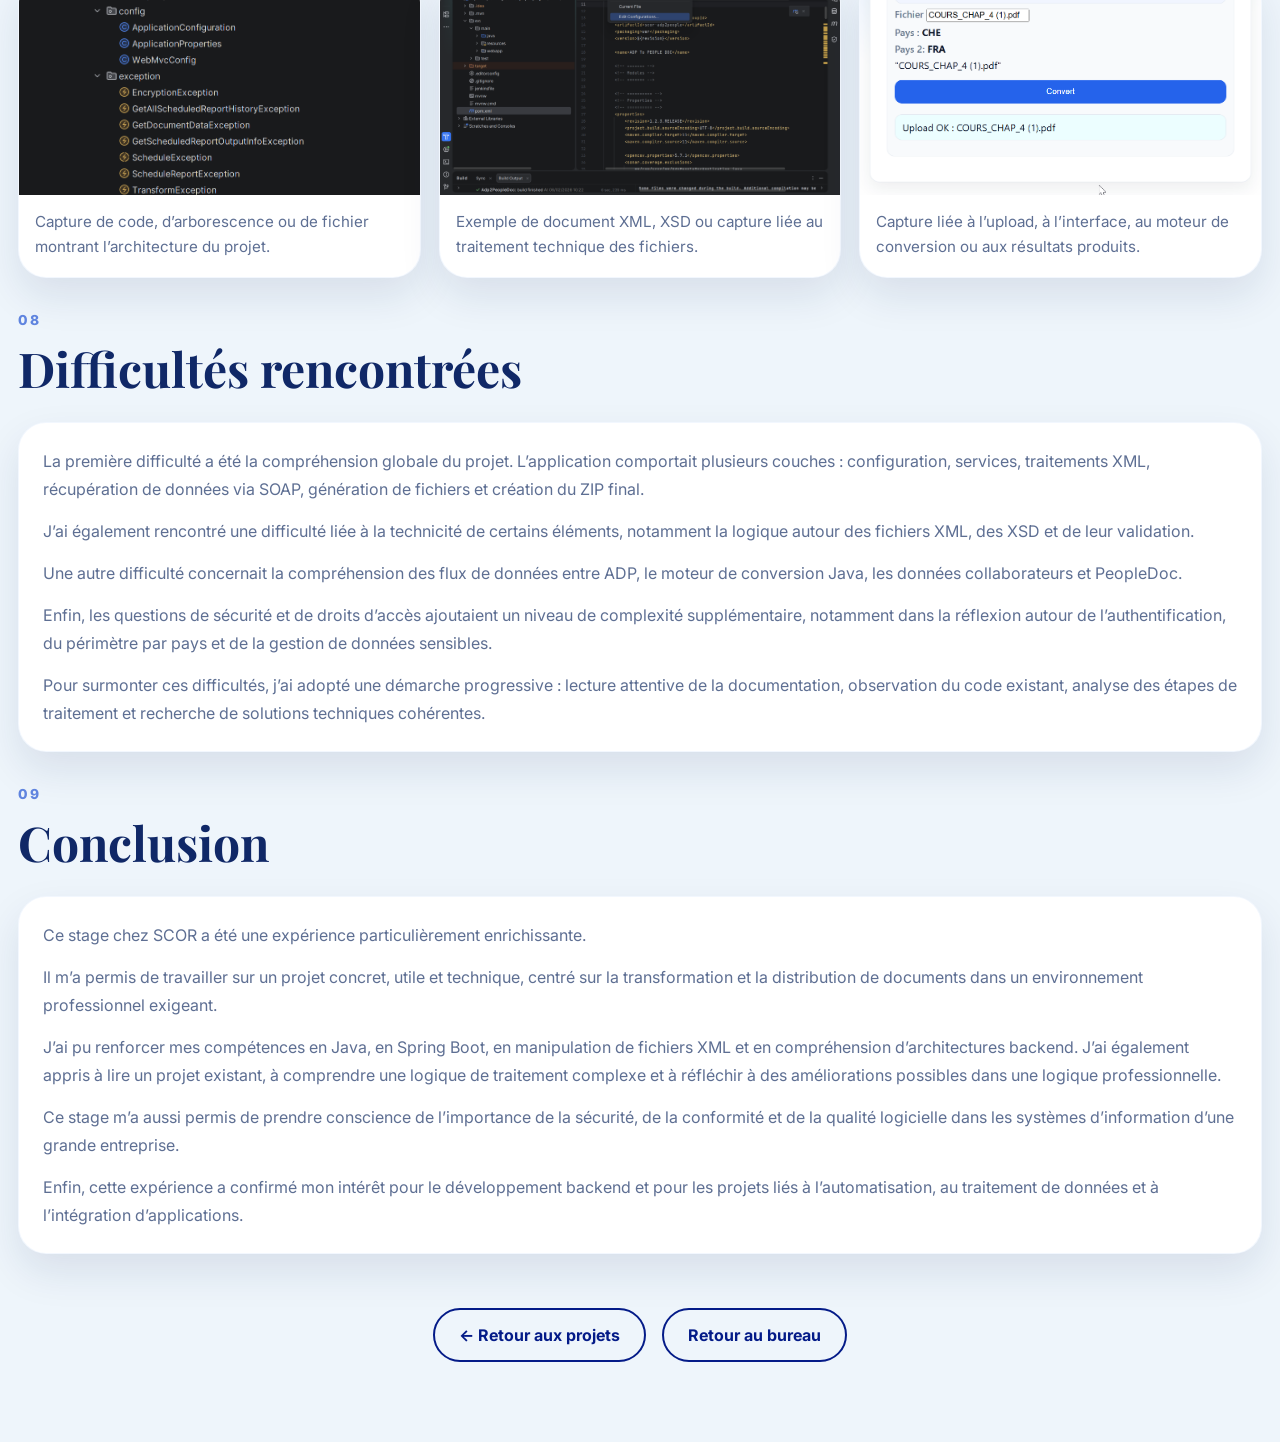
<file: rapport-stage-scor2026.html>
<!DOCTYPE html>
<html lang="fr">
<head>
  <meta charset="UTF-8">
  <meta name="viewport" content="width=device-width, initial-scale=1.0">
  <title>Rapport de stage SCOR 2026</title>
  <link rel="preconnect" href="https://fonts.googleapis.com">
  <link rel="preconnect" href="https://fonts.gstatic.com" crossorigin>
  <link href="https://fonts.googleapis.com/css2?family=Inter:wght@400;500;600;700;800&family=Playfair+Display:wght@600;700&display=swap" rel="stylesheet">
  <style>
    :root {
      --bg: #eef5fb;
      --card: #ffffff;
      --text: #102867;
      --text-soft: #5e6f93;
      --blue-1: #041b88;
      --blue-2: #2f7de8;
      --blue-3: #5fb7d9;
      --blue-4: #dfeeff;
      --shadow: 0 18px 40px rgba(15, 35, 92, 0.10);
      --shadow-hover: 0 26px 46px rgba(15, 35, 92, 0.16);
      --radius-xl: 28px;
      --radius-lg: 22px;
    }

    * {
      box-sizing: border-box;
    }

    html {
      scroll-behavior: smooth;
    }

    body {
      margin: 0;
      font-family: 'Inter', sans-serif;
      background:
        radial-gradient(circle at top left, rgba(95,183,217,0.10), transparent 25%),
        radial-gradient(circle at top right, rgba(47,125,232,0.10), transparent 20%),
        var(--bg);
      color: var(--text);
      overflow-x: hidden;
    }

    .page-shell {
      width: min(1280px, calc(100% - 36px));
      margin: 0 auto;
      padding: 26px 0 80px;
    }

    .hero {
      position: relative;
      overflow: hidden;
      padding: 72px 40px 52px;
      border-radius: 0 0 34px 34px;
      background: linear-gradient(135deg, #0d2e9b 0%, #041b88 55%, #1337ac 100%);
      color: #fff;
      box-shadow: var(--shadow);
      margin-bottom: 38px;
      isolation: isolate;
    }

    .hero::before {
      content: "";
      position: absolute;
      inset: -10%;
      background:
        radial-gradient(circle at 20% 20%, rgba(255,255,255,0.16), transparent 20%),
        radial-gradient(circle at 80% 30%, rgba(255,255,255,0.10), transparent 18%),
        linear-gradient(120deg, rgba(255,255,255,0.10), transparent 40%);
      animation: heroGlow 10s ease-in-out infinite;
      z-index: -1;
    }

    @keyframes heroGlow {
      0% { transform: translateX(0) translateY(0) scale(1); }
      50% { transform: translateX(-2%) translateY(2%) scale(1.04); }
      100% { transform: translateX(0) translateY(0) scale(1); }
    }

    .hero-kicker {
      margin: 0 0 12px;
      font-size: 0.92rem;
      letter-spacing: 0.24em;
      text-transform: uppercase;
      opacity: 0.85;
      font-weight: 700;
    }

    .hero h1 {
      margin: 0;
      font-family: 'Playfair Display', serif;
      font-size: clamp(2.5rem, 5vw, 4.2rem);
      line-height: 1.05;
    }

    .hero p {
      max-width: 860px;
      margin: 18px 0 0;
      font-size: 1.08rem;
      line-height: 1.75;
      color: rgba(255,255,255,0.92);
    }

    .hero-tags {
      display: flex;
      gap: 12px;
      flex-wrap: wrap;
      margin-top: 24px;
    }

    .hero-tag {
      padding: 10px 16px;
      border-radius: 999px;
      background: rgba(255,255,255,0.14);
      border: 1px solid rgba(255,255,255,0.14);
      font-size: 0.92rem;
      font-weight: 700;
      backdrop-filter: blur(6px);
    }

    .section {
      margin-top: 34px;
    }

    .section-title-wrap {
      margin-bottom: 22px;
    }

    .section-kicker {
      margin: 0 0 8px;
      color: #5f84df;
      font-size: 0.86rem;
      font-weight: 800;
      letter-spacing: 0.18em;
      text-transform: uppercase;
    }

    .section-title {
      margin: 0 0 10px;
      font-family: 'Playfair Display', serif;
      font-size: clamp(2rem, 4vw, 3rem);
      color: var(--text);
    }

    .section-subtitle {
      margin: 0;
      color: var(--text-soft);
      line-height: 1.7;
      max-width: 860px;
    }

    .card {
      background: var(--card);
      border-radius: var(--radius-xl);
      box-shadow: var(--shadow);
      transition: transform 0.28s ease, box-shadow 0.28s ease, border-color 0.28s ease;
      border: 1px solid rgba(47,125,232,0.06);
    }

    .card:hover {
      transform: translateY(-5px);
      box-shadow: var(--shadow-hover);
    }

    .summary-card {
      padding: 28px 24px;
    }

    .summary-card h3 {
      margin: 0 0 18px;
      color: var(--text);
      font-size: 1.55rem;
    }

    .summary-grid {
      display: grid;
      grid-template-columns: 1fr 1fr;
      gap: 12px 28px;
    }

    .summary-grid a {
      text-decoration: none;
      color: #35517a;
      font-weight: 600;
      transition: 0.2s ease;
    }

    .summary-grid a:hover {
      color: var(--blue-1);
      transform: translateX(4px);
    }

    .stats-grid {
      display: grid;
      grid-template-columns: repeat(4, minmax(0, 1fr));
      gap: 18px;
    }

    .stat-card {
      padding: 24px 18px;
      text-align: center;
      position: relative;
      overflow: hidden;
    }

    .stat-card::before {
      content: "";
      position: absolute;
      inset: auto -20% -40% auto;
      width: 160px;
      height: 160px;
      background: radial-gradient(circle, rgba(95,183,217,0.14), transparent 70%);
      pointer-events: none;
    }

    .stat-icon {
      width: 68px;
      height: 68px;
      border-radius: 50%;
      margin: 0 auto 18px;
      display: grid;
      place-items: center;
      font-size: 1.6rem;
      background: linear-gradient(135deg, #eef6ff, #dce9ff);
      color: #1f62cc;
      font-weight: 800;
    }

    .stat-value {
      display: block;
      font-size: clamp(2rem, 4vw, 3rem);
      font-weight: 800;
      color: #1684b7;
      margin-bottom: 8px;
    }

    .stat-label {
      color: #34476f;
      line-height: 1.55;
      font-size: 1rem;
    }

    .activities-grid {
      display: grid;
      grid-template-columns: repeat(3, minmax(0, 1fr));
      gap: 22px;
    }

    .activity-card {
      overflow: hidden;
    }

    .activity-image {
      height: 220px;
      background: linear-gradient(135deg, #b7dcf8, #dfeeff);
    }

    .activity-image img {
      width: 100%;
      height: 100%;
      object-fit: cover;
      display: block;
    }

    .activity-content {
      padding: 24px;
    }

    .activity-content h3 {
      margin: 0 0 14px;
      font-size: 1.55rem;
      color: var(--text);
    }

    .activity-content p {
      margin: 0 0 18px;
      color: var(--text-soft);
      line-height: 1.75;
    }

    .dashboard-board {
      padding: 24px;
    }

    .dashboard-head {
      display: flex;
      align-items: center;
      justify-content: space-between;
      gap: 16px;
      margin-bottom: 20px;
    }

    .dashboard-head h3 {
      margin: 0;
      font-size: 1.6rem;
      color: var(--text);
    }

    .dashboard-head span {
      font-size: 1.8rem;
      font-weight: 800;
      color: #1684b7;
    }

    .dashboard-grid {
      display: grid;
      grid-template-columns: 1.2fr 1fr 1fr;
      gap: 18px;
    }

    .mini-panel {
      background: #f9fbff;
      border-radius: 22px;
      padding: 18px;
      box-shadow: inset 0 0 0 1px rgba(47,125,232,0.06);
    }

    .mini-panel h4 {
      margin: 0 0 14px;
      text-align: center;
      font-size: 1rem;
      color: #214c9d;
    }

    .bar-chart {
      display: flex;
      align-items: end;
      justify-content: center;
      gap: 16px;
      height: 220px;
      padding: 10px 6px 6px;
    }

    .bar-col {
      width: 56px;
      display: flex;
      flex-direction: column;
      align-items: center;
      justify-content: end;
      gap: 8px;
    }

    .bar-fill {
      width: 100%;
      border-radius: 14px 14px 0 0;
      background: linear-gradient(180deg, #86d2a6, #2d7c3f);
      box-shadow: inset 0 -4px 0 rgba(0, 0, 0, 0.08);
      transform-origin: bottom;
      transform: scaleY(0);
    }

    .bar-label {
      font-size: 0.9rem;
      color: #38506f;
      font-weight: 700;
    }

    .pie-wrap {
      display: flex;
      flex-direction: column;
      align-items: center;
      gap: 14px;
    }

    .pie {
      width: 170px;
      height: 170px;
      border-radius: 50%;
      background: conic-gradient(
        #2f7de8 0 40%,
        #6ab57a 40% 74%,
        #b8d9f0 74% 100%
      );
      box-shadow: inset 0 0 0 26px #fff;
    }

    .legend {
      list-style: none;
      padding: 0;
      margin: 0;
      display: grid;
      gap: 8px;
    }

    .legend li {
      display: flex;
      align-items: center;
      gap: 10px;
      color: #3e5576;
    }

    .legend-dot {
      width: 12px;
      height: 12px;
      border-radius: 50%;
    }

    .legend-1 { background: #2f7de8; }
    .legend-2 { background: #6ab57a; }
    .legend-3 { background: #b8d9f0; }

    .ratings {
      display: grid;
      gap: 12px;
      margin-top: 10px;
    }

    .rating-row {
      display: flex;
      justify-content: space-between;
      align-items: center;
      border-radius: 14px;
      padding: 12px 14px;
      background: #f4f8fd;
      color: #395270;
    }

    .rating-row strong {
      font-size: 1.25rem;
      color: var(--text);
    }

    .kpi-grid {
      display: grid;
      grid-template-columns: repeat(4, minmax(0, 1fr));
      gap: 16px;
      margin-top: 18px;
    }

    .kpi-card {
      padding: 20px 16px;
      text-align: center;
    }

    .kpi-card h5 {
      margin: 0 0 10px;
      color: #597091;
      font-size: 0.94rem;
      font-weight: 700;
    }

    .kpi-card p {
      margin: 0;
      color: #1684b7;
      font-size: 2rem;
      font-weight: 800;
    }

    .swot-grid {
      display: grid;
      grid-template-columns: repeat(2, minmax(0, 1fr));
      gap: 20px;
    }

    .swot-card {
      position: relative;
      padding: 24px;
      color: white;
      overflow: hidden;
    }

    .swot-card::before {
      content: "";
      position: absolute;
      inset: auto -20% -25% auto;
      width: 180px;
      height: 180px;
      background: radial-gradient(circle, rgba(255,255,255,0.12), transparent 68%);
      pointer-events: none;
    }

    .swot-card h3 {
      margin: 0 0 14px;
      font-size: 1.4rem;
      position: relative;
      z-index: 1;
    }

    .swot-card ul {
      margin: 0;
      padding-left: 20px;
      position: relative;
      z-index: 1;
    }

    .swot-card li {
      margin-bottom: 10px;
      line-height: 1.65;
    }

    .swot-badge {
      position: absolute;
      right: 18px;
      top: 10px;
      font-size: 4rem;
      font-weight: 800;
      color: rgba(255,255,255,0.16);
      line-height: 1;
    }

    .swot-strength { background: linear-gradient(135deg, #2f7de8, #041b88); }
    .swot-weakness { background: linear-gradient(135deg, #5070db, #2749b8); }
    .swot-opportunity { background: linear-gradient(135deg, #4aa9d9, #2f7de8); }
    .swot-threat { background: linear-gradient(135deg, #8b6ee0, #5a58d6); }

    .compliance-grid {
      display: grid;
      grid-template-columns: repeat(4, minmax(0, 1fr));
      gap: 18px;
    }

    .compliance-card {
      padding: 22px 18px;
      text-align: center;
      position: relative;
      overflow: hidden;
    }

    .compliance-icon {
      width: 66px;
      height: 66px;
      border-radius: 50%;
      margin: 0 auto 16px;
      display: grid;
      place-items: center;
      font-size: 1.5rem;
      background: linear-gradient(135deg, #dce9ff, #eef6ff);
      color: #2f7de8;
      font-weight: 800;
    }

    .compliance-card h3 {
      margin: 0 0 10px;
      font-size: 1.2rem;
      color: var(--text);
    }

    .compliance-card p {
      margin: 0;
      color: var(--text-soft);
      line-height: 1.65;
    }

    .missions-grid {
      display: grid;
      grid-template-columns: repeat(2, minmax(0, 1fr));
      gap: 20px;
    }

    .mission-card {
      padding: 24px;
      position: relative;
    }

    .mission-number {
      position: absolute;
      right: 18px;
      top: 16px;
      font-size: 3rem;
      font-weight: 800;
      color: rgba(47,125,232,0.14);
      line-height: 1;
    }

    .mission-card h3 {
      margin: 0 0 14px;
      color: var(--text);
      font-size: 1.35rem;
    }

    .mission-card p {
      margin: 0;
      color: var(--text-soft);
      line-height: 1.75;
    }

    .two-col {
      display: grid;
      grid-template-columns: 1fr 1fr;
      gap: 20px;
    }

    .text-card {
      padding: 24px;
    }

    .text-card h3 {
      margin: 0 0 12px;
      color: var(--text);
      font-size: 1.35rem;
    }

    .text-card p {
      margin: 0 0 14px;
      color: var(--text-soft);
      line-height: 1.75;
    }

    .text-card p:last-child {
      margin-bottom: 0;
    }

    .proofs {
      margin-top: 18px;
    }

    .proofs-title {
      margin: 0 0 16px;
      color: var(--text);
      font-size: 1.15rem;
      font-weight: 800;
    }

    .proofs-grid {
      display: grid;
      grid-template-columns: repeat(3, minmax(0, 1fr));
      gap: 18px;
    }

    .proof-card {
      overflow: hidden;
    }

    .proof-card img {
      width: 100%;
      height: 220px;
      object-fit: cover;
      display: block;
      background: linear-gradient(135deg, #b7dcf8, #dfeeff);
    }

    .proof-caption {
      padding: 14px 16px 18px;
      color: var(--text-soft);
      font-size: 0.95rem;
      line-height: 1.65;
    }

    .footer-back {
      margin-top: 54px;
      display: flex;
      justify-content: center;
      gap: 16px;
      flex-wrap: wrap;
    }

    .back-btn {
      display: inline-flex;
      align-items: center;
      justify-content: center;
      padding: 15px 24px;
      border-radius: 999px;
      text-decoration: none;
      font-weight: 700;
      border: 2px solid var(--blue-1);
      color: var(--blue-1);
      background: transparent;
      transition: 0.22s ease;
    }

    .back-btn:hover {
      background: var(--blue-1);
      color: white;
      transform: translateY(-2px);
    }

    .reveal {
      opacity: 0;
      transform: translateY(32px);
      transition: opacity 0.75s ease, transform 0.75s ease;
    }

    .reveal.visible {
      opacity: 1;
      transform: translateY(0);
    }

    @media (max-width: 1100px) {
      .stats-grid,
      .activities-grid,
      .dashboard-grid,
      .kpi-grid,
      .compliance-grid,
      .missions-grid,
      .two-col,
      .proofs-grid {
        grid-template-columns: 1fr 1fr;
      }
    }

    @media (max-width: 820px) {
      .stats-grid,
      .activities-grid,
      .dashboard-grid,
      .kpi-grid,
      .swot-grid,
      .compliance-grid,
      .missions-grid,
      .two-col,
      .proofs-grid,
      .summary-grid {
        grid-template-columns: 1fr;
      }

      .page-shell {
        width: min(100% - 22px, 1200px);
      }

      .hero {
        padding: 56px 22px 42px;
      }
    }
  </style>
</head>
<body>
  <div class="page-shell">

    <header class="hero reveal">
      <p class="hero-kicker">RAPPORT DE STAGE</p>
      <h1>SCOR — Stage 2026</h1>
      <p>
        Expérience réalisée au sein de l’environnement Corporate IT autour du développement backend,
        de l’automatisation de la distribution de documents, du traitement XML et de l’intégration de données
        via Java, Spring Boot, JPA, XSD et PeopleDoc.
      </p>
      <div class="hero-tags">
        <span class="hero-tag">Java</span>
        <span class="hero-tag">Spring Boot</span>
        <span class="hero-tag">JPA</span>
        <span class="hero-tag">XML</span>
        <span class="hero-tag">XSD</span>
        <span class="hero-tag">PeopleDoc</span>
        <span class="hero-tag">SOAP</span>
        <span class="hero-tag">Backend</span>
      </div>
    </header>

    <section class="section reveal" id="sommaire">
      <div class="card summary-card">
        <h3>Sommaire</h3>
        <div class="summary-grid">
          <a href="#remerciements">1. Remerciements</a>
          <a href="#introduction">2. Introduction</a>
          <a href="#presentation">3. Présentation de l’organisme d’accueil</a>
          <a href="#swot">4. Analyse SWOT</a>
          <a href="#contexte">5. Contexte du stage</a>
          <a href="#competences">6. Compétences mobilisées et acquises</a>
          <a href="#missions">7. Missions réalisées</a>
          <a href="#difficultes">8. Difficultés rencontrées</a>
          <a href="#conclusion">9. Conclusion</a>
        </div>
      </div>
    </section>

    <section class="section reveal" id="remerciements">
      <div class="section-title-wrap">
        <p class="section-kicker">01</p>
        <h2 class="section-title">Remerciements</h2>
      </div>

      <article class="card text-card">
        <p>Je tiens à remercier l’ensemble de l’équipe informatique de SCOR pour son accueil, sa disponibilité et son accompagnement tout au long de mon stage.</p>
        <p>Je remercie plus particulièrement mon tuteur, Corporate IT Crew Lead, pour ses conseils, son suivi et la confiance qu’il m’a accordée pendant mes missions.</p>
        <p>Je remercie également les membres de l’équipe avec lesquels j’ai pu échanger au quotidien. Leur aide m’a permis de mieux comprendre l’environnement technique de l’entreprise et de progresser dans ma pratique du développement.</p>
        <p>Enfin, je remercie mon établissement et mes enseignants pour leur accompagnement dans le cadre de cette expérience professionnelle.</p>
      </article>
    </section>

    <section class="section reveal" id="introduction">
      <div class="section-title-wrap">
        <p class="section-kicker">02</p>
        <h2 class="section-title">Introduction</h2>
      </div>

      <article class="card text-card">
        <p>Dans le cadre de ma formation en BTS Services Informatiques aux Organisations, option SLAM, j’ai effectué un stage au sein de l’entreprise SCOR.</p>
        <p>Ce stage m’a permis de découvrir un environnement professionnel exigeant et de participer à un projet concret lié à la gestion et à la distribution de documents. J’ai été intégrée dans un contexte technique orienté développement backend, avec l’utilisation de technologies comme Java, Spring Boot, JPA, XML et XSD.</p>
        <p>Le projet sur lequel j’ai travaillé s’inscrivait dans une logique d’automatisation de traitements documentaires destinés à PeopleDoc. L’objectif était de faciliter la conversion et la préparation de documents de paie afin qu’ils puissent être transmis au bon format et au bon endroit dans le système.</p>
        <p>Ce stage m’a permis de développer des compétences techniques, mais aussi de mieux comprendre les contraintes liées à la sécurité, à l’organisation des données et à l’intégration d’applications dans un grand groupe international.</p>
      </article>
    </section>

    <section class="section reveal" id="presentation">
      <div class="section-title-wrap">
        <p class="section-kicker">03</p>
        <h2 class="section-title">Présentation de l’organisme d’accueil</h2>
        <p class="section-subtitle">
          SCOR est un groupe international spécialisé dans la réassurance, avec une présence mondiale,
          une forte expertise métier et un environnement technologique structuré.
        </p>
      </div>

      <div class="stats-grid">
        <article class="card stat-card">
          <div class="stat-icon">👥</div>
          <span class="stat-value" data-target="3600">0</span>
          <p class="stat-label">collaborateurs</p>
        </article>

        <article class="card stat-card">
          <div class="stat-icon">🌍</div>
          <span class="stat-value" data-target="35">0</span>
          <p class="stat-label">bureaux dans le monde</p>
        </article>

        <article class="card stat-card">
          <div class="stat-icon">🤝</div>
          <span class="stat-value" data-target="5000">0</span>
          <p class="stat-label">clients</p>
        </article>

        <article class="card stat-card">
          <div class="stat-icon">📈</div>
          <span class="stat-value" data-target="215">0</span>
          <p class="stat-label">ratio de solvabilité</p>
        </article>
      </div>

      <div class="activities-grid" style="margin-top: 22px;">
        <article class="card activity-card">
          <div class="activity-image"></div>
          <div class="activity-content">
            <h3>SCOR P&amp;C</h3>
            <p>La branche P&amp;C couvre les risques liés aux biens, aux catastrophes naturelles, aux risques industriels et financiers.</p>
            <a href="https://www.scor.com/en/about-property-casualty" target="_blank" rel="noopener">En savoir plus</a>
          </div>
        </article>

        <article class="card activity-card">
          <div class="activity-image"></div>
          <div class="activity-content">
            <h3>SCOR L&amp;H</h3>
            <p>La branche L&amp;H couvre les risques liés à la santé, à la longévité et à l’assurance vie.</p>
            <a href="https://www.scor.com/en/about-life-health" target="_blank" rel="noopener">En savoir plus</a>
          </div>
        </article>

        <article class="card activity-card">
          <div class="activity-image"></div>
          <div class="activity-content">
            <h3>Investissements</h3>
            <p>Les investissements contribuent à la stratégie financière du groupe et à la valorisation du capital.</p>
            <a href="https://www.scor.com/en/investments" target="_blank" rel="noopener">En savoir plus</a>
          </div>
        </article>
      </div>

      <div class="two-col" style="margin-top: 22px;">
        <article class="card text-card">
          <h3>3.1 Présentation générale de SCOR</h3>
          <p>SCOR est un groupe international spécialisé dans la réassurance. Créé en 1970, il s’est progressivement imposé comme l’un des leaders mondiaux du secteur.</p>
          <p>Le groupe exerce principalement dans trois domaines : la réassurance dommages, la réassurance vie et santé, ainsi que les investissements.</p>
        </article>

        <article class="card text-card">
          <h3>3.2 Environnement professionnel</h3>
          <p>Mon stage s’est déroulé dans un environnement Corporate IT, au sein d’une équipe impliquée dans des sujets techniques liés à la distribution de documents et à l’automatisation de traitements.</p>
          <p>Cet environnement m’a permis de comprendre le lien entre les besoins métiers, les flux de données et le développement applicatif.</p>
        </article>
      </div>

      <div class="proofs">
        <h3 class="proofs-title">Preuves / visuels entreprise</h3>
        <div class="proofs-grid">
          <article class="card proof-card">
            <img src="assets\Preuves du projet\Preuves du projet\PhotosProjet\SCORIMAGE.jpg" alt="Preuve entreprise 3">
           <p class="proof-caption">Siège de SCOR à Paris</p>
          </article>
        </div>
      </div>
    </section>

    <section class="section reveal" id="swot">
      <div class="section-title-wrap">
        <p class="section-kicker">04</p>
        <h2 class="section-title">Analyse SWOT</h2>
      </div>

      <div class="swot-grid">
        <article class="card swot-card swot-strength">
          <span class="swot-badge">F</span>
          <h3>Forces</h3>
          <ul>
            <li>Leader mondial reconnu</li>
            <li>Solidité financière importante</li>
            <li>Présence internationale étendue</li>
            <li>Expertise technique et métier forte</li>
          </ul>
        </article>

        <article class="card swot-card swot-weakness">
          <span class="swot-badge">W</span>
          <h3>Faiblesses</h3>
          <ul>
            <li>Organisation complexe</li>
            <li>Systèmes internes techniques</li>
            <li>Temps d’adaptation important</li>
            <li>Forte exigence métier</li>
          </ul>
        </article>

        <article class="card swot-card swot-opportunity">
          <span class="swot-badge">O</span>
          <h3>Opportunités</h3>
          <ul>
            <li>Automatisation des processus</li>
            <li>Transformation digitale</li>
            <li>Développement de la data</li>
            <li>Montée des besoins cyber</li>
          </ul>
        </article>

        <article class="card swot-card swot-threat">
          <span class="swot-badge">T</span>
          <h3>Menaces</h3>
          <ul>
            <li>Concurrence internationale</li>
            <li>Risques économiques mondiaux</li>
            <li>Contraintes réglementaires</li>
            <li>Cybersécurité et conformité</li>
          </ul>
        </article>
      </div>
    </section>

    <section class="section reveal">
      <div class="section-title-wrap">
        <p class="section-kicker">INDICATEURS</p>
        <h2 class="section-title">Dashboard entreprise</h2>
        <p class="section-subtitle">
          Représentation synthétique inspirée d’un dashboard visuel pour mettre en valeur les données de l’entreprise.
        </p>
      </div>

      <div class="card dashboard-board">
        <div class="dashboard-head">
          <h3>SCOR — Dashboard entreprise</h3>
          <span>2025</span>
        </div>

        <div class="dashboard-grid">
          <article class="mini-panel">
            <h4>Présence internationale</h4>
            <div class="bar-chart">
              <div class="bar-col">
                <div class="bar-fill" data-height="72%"></div>
                <span class="bar-label">35+</span>
              </div>
              <div class="bar-col">
                <div class="bar-fill" data-height="85%"></div>
                <span class="bar-label">150+</span>
              </div>
              <div class="bar-col">
                <div class="bar-fill" data-height="68%"></div>
                <span class="bar-label">3600</span>
              </div>
            </div>
          </article>

          <article class="mini-panel">
            <h4>Répartition des activités</h4>
            <div class="pie-wrap">
              <div class="pie"></div>
              <ul class="legend">
                <li><span class="legend-dot legend-1"></span>P&amp;C</li>
                <li><span class="legend-dot legend-2"></span>L&amp;H</li>
                <li><span class="legend-dot legend-3"></span>Investissements</li>
              </ul>
            </div>
          </article>

          <article class="mini-panel">
            <h4>Notations</h4>
            <div class="ratings">
              <div class="rating-row"><span>Standard &amp; Poor’s</span><strong>A+</strong></div>
              <div class="rating-row"><span>Moody’s</span><strong>A1</strong></div>
              <div class="rating-row"><span>Fitch</span><strong>A+</strong></div>
              <div class="rating-row"><span>AM Best</span><strong>A</strong></div>
            </div>
          </article>
        </div>

        <div class="kpi-grid">
          <article class="card kpi-card">
            <h5>Actifs investis</h5>
            <p>23,5 Md€</p>
          </article>
          <article class="card kpi-card">
            <h5>Solvabilité</h5>
            <p>215 %</p>
          </article>
          <article class="card kpi-card">
            <h5>Retour sur actifs</h5>
            <p>3,5 %</p>
          </article>
          <article class="card kpi-card">
            <h5>Échéance</h5>
            <p>4,0 ans</p>
          </article>
        </div>
      </div>
    </section>

    <section class="section reveal" id="contexte">
      <div class="section-title-wrap">
        <p class="section-kicker">05</p>
        <h2 class="section-title">Contexte du stage</h2>
      </div>

      <article class="card text-card">
        <p>Le projet étudié pendant mon stage concernait la distribution de documents de paie au format PeopleDoc.</p>
        <p>Un programme Java existait déjà pour récupérer des bulletins de paie, les convertir techniquement au format attendu par PeopleDoc puis les déposer au bon emplacement dans le système. Ce fonctionnement était adapté à certains pays, notamment la France.</p>
        <p>Cependant, pour d’autres pays, comme la Suisse ou Singapour, l’automatisation complète n’était pas possible dans le fonctionnement existant.</p>
        <p>L’objectif était donc d’adapter le moteur de conversion Java afin de faire évoluer son utilisation vers une logique plus orientée utilisateur.</p>
        <p>L’idée finale était de créer une application Spring Boot capable de gérer l’authentification, l’upload de fichiers, le lancement de la conversion existante et la préparation des documents convertis.</p>
      </article>

      <div class="proofs">
        <h3 class="proofs-title">Preuves / visuels de contexte</h3>
        <div class="proofs-grid">
          <article class="card proof-card">
            <img src="assets\Preuves du projet\Preuves du projet\PhotosProjet\IMG_0554 (1).png" alt="Preuve contexte 2">
            <div class="proof-caption">Exemple de visuel lié au fonctionnement de PeopleDoc, ADP ou du moteur de conversion.</div>
          </article>

          <article class="card proof-card">
            <img src="assets\Preuves du projet\Preuves du projet\PhotosProjet\image (7).png" alt="Preuve contexte 3">
            <div class="proof-caption">Illustration d’un flux, d’une interface ou d’un fichier utilisé dans le projet.</div>
          </article>
        </div>
      </div>
    </section>

    <section class="section reveal" id="competences">
      <div class="section-title-wrap">
        <p class="section-kicker">06</p>
        <h2 class="section-title">Compétences mobilisées et acquises</h2>
      </div>

      <div class="compliance-grid">
        <article class="card compliance-card">
          <div class="compliance-icon">J</div>
          <h3>Java / Backend</h3>
          <p>Renforcement de ma pratique du développement backend et de la logique applicative.</p>
        </article>

        <article class="card compliance-card">
          <div class="compliance-icon">S</div>
          <h3>Spring Boot</h3>
          <p>Compréhension de la structure d’une application web Java et de son organisation technique.</p>
        </article>

        <article class="card compliance-card">
          <div class="compliance-icon">X</div>
          <h3>XML / XSD</h3>
          <p>Manipulation, lecture et validation de fichiers XML dans une chaîne de traitement métier.</p>
        </article>

        <article class="card compliance-card">
          <div class="compliance-icon">P</div>
          <h3>Professionnel</h3>
          <p>Rigueur, autonomie, adaptation, lecture de documentation et recherche de solutions techniques.</p>
        </article>
      </div>
    </section>

    <section class="section reveal" id="missions">
      <div class="section-title-wrap">
        <p class="section-kicker">07</p>
        <h2 class="section-title">Missions réalisées</h2>
        <p class="section-subtitle">
          Missions détaillées menées dans le cadre du projet de conversion et de distribution de documents via PeopleDoc.
        </p>
      </div>

      <div class="missions-grid">
        <article class="card mission-card">
          <span class="mission-number">1</span>
          <h3>Compréhension de l’architecture du projet</h3>
          <p>Étude de l’arborescence, des packages, du rôle des fichiers de configuration et du cheminement global du traitement.</p>
        </article>

        <article class="card mission-card">
          <span class="mission-number">2</span>
          <h3>Traitement des fichiers XML et validation XSD</h3>
          <p>Analyse de l’index XML, compréhension de sa structure et validation de la conformité avant traitement métier.</p>
        </article>

        <article class="card mission-card">
          <span class="mission-number">3</span>
          <h3>Étude et réutilisation du moteur de conversion Java</h3>
          <p>Compréhension du fonctionnement du moteur existant transformant un ZIP ADP en ZIP PeopleDoc.</p>
        </article>

        <article class="card mission-card">
          <span class="mission-number">4</span>
          <h3>Analyse de la récupération de données via SOAP</h3>
          <p>Étude du service SOAP permettant de récupérer les données collaborateurs nécessaires au traitement.</p>
        </article>

        <article class="card mission-card">
          <span class="mission-number">5</span>
          <h3>Réflexion sur l’évolution vers une interface web</h3>
          <p>Analyse des besoins autour de l’authentification, de l’upload de fichiers et du lancement des conversions.</p>
        </article>

        <article class="card mission-card">
          <span class="mission-number">6</span>
          <h3>Proposition d’améliorations techniques</h3>
          <p>Réflexion autour des erreurs, de la sécurité, de la traçabilité, de la qualité de l’API et de la robustesse globale.</p>
        </article>
      </div>

      <div class="proofs">
        <h3 class="proofs-title">Preuves / captures techniques</h3>
        <div class="proofs-grid">
          <article class="card proof-card">
            <img src="assets\Preuves du projet\Preuves du projet\PhotosProjet\Arborescence1.PNG" alt="Preuve mission 1">
            <div class="proof-caption">Capture de code, d’arborescence ou de fichier montrant l’architecture du projet.</div>
          </article>

          <article class="card proof-card">
            <img src="assets\Preuves du projet\Preuves du projet\PhotosProjet\2026-02-06_15-03-38.PNG" alt="Preuve mission 2">
            <div class="proof-caption">Exemple de document XML, XSD ou capture liée au traitement technique des fichiers.</div>
          </article>

          <article class="card proof-card">
            <img src="assets\Preuves du projet\Preuves du projet\PhotosProjet\2026-02-02_16-43-45.PNG" alt="Preuve mission 3">
            <div class="proof-caption">Capture liée à l’upload, à l’interface, au moteur de conversion ou aux résultats produits.</div>
          </article>
        </div>
      </div>
    </section>

    <section class="section reveal" id="difficultes">
      <div class="section-title-wrap">
        <p class="section-kicker">08</p>
        <h2 class="section-title">Difficultés rencontrées</h2>
      </div>

      <article class="card text-card">
        <p>La première difficulté a été la compréhension globale du projet. L’application comportait plusieurs couches : configuration, services, traitements XML, récupération de données via SOAP, génération de fichiers et création du ZIP final.</p>
        <p>J’ai également rencontré une difficulté liée à la technicité de certains éléments, notamment la logique autour des fichiers XML, des XSD et de leur validation.</p>
        <p>Une autre difficulté concernait la compréhension des flux de données entre ADP, le moteur de conversion Java, les données collaborateurs et PeopleDoc.</p>
        <p>Enfin, les questions de sécurité et de droits d’accès ajoutaient un niveau de complexité supplémentaire, notamment dans la réflexion autour de l’authentification, du périmètre par pays et de la gestion de données sensibles.</p>
        <p>Pour surmonter ces difficultés, j’ai adopté une démarche progressive : lecture attentive de la documentation, observation du code existant, analyse des étapes de traitement et recherche de solutions techniques cohérentes.</p>
      </article>
    </section>

    <section class="section reveal" id="conclusion">
      <div class="section-title-wrap">
        <p class="section-kicker">09</p>
        <h2 class="section-title">Conclusion</h2>
      </div>

      <article class="card text-card">
        <p>Ce stage chez SCOR a été une expérience particulièrement enrichissante.</p>
        <p>Il m’a permis de travailler sur un projet concret, utile et technique, centré sur la transformation et la distribution de documents dans un environnement professionnel exigeant.</p>
        <p>J’ai pu renforcer mes compétences en Java, en Spring Boot, en manipulation de fichiers XML et en compréhension d’architectures backend. J’ai également appris à lire un projet existant, à comprendre une logique de traitement complexe et à réfléchir à des améliorations possibles dans une logique professionnelle.</p>
        <p>Ce stage m’a aussi permis de prendre conscience de l’importance de la sécurité, de la conformité et de la qualité logicielle dans les systèmes d’information d’une grande entreprise.</p>
        <p>Enfin, cette expérience a confirmé mon intérêt pour le développement backend et pour les projets liés à l’automatisation, au traitement de données et à l’intégration d’applications.</p>
      </article>
    </section>

    <div class="footer-back reveal">
      <a href="projects.html" class="back-btn">← Retour aux projets</a>
      <a href="bureau.html" class="back-btn">Retour au bureau</a>
    </div>

  </div>

  <script>
    const revealEls = document.querySelectorAll('.reveal');

    const observer = new IntersectionObserver((entries) => {
      entries.forEach(entry => {
        if (entry.isIntersecting) {
          entry.target.classList.add('visible');
        }
      });
    }, { threshold: 0.12 });

    revealEls.forEach(el => observer.observe(el));

    const counters = document.querySelectorAll('.stat-value');
    const counterObserver = new IntersectionObserver((entries) => {
      entries.forEach(entry => {
        if (!entry.isIntersecting) return;

        const el = entry.target;
        const target = parseInt(el.dataset.target, 10);
        let current = 0;
        const increment = Math.max(1, Math.ceil(target / 70));

        const timer = setInterval(() => {
          current += increment;
          if (current >= target) {
            current = target;
            clearInterval(timer);
          }
          el.textContent = current.toLocaleString('fr-FR');
        }, 22);

        counterObserver.unobserve(el);
      });
    }, { threshold: 0.5 });

    counters.forEach(counter => counterObserver.observe(counter));

    const bars = document.querySelectorAll('.bar-fill');
    const barObserver = new IntersectionObserver((entries) => {
      entries.forEach(entry => {
        if (!entry.isIntersecting) return;
        const bar = entry.target;
        const h = bar.dataset.height;
        bar.style.transition = 'transform 0.9s ease';
        bar.style.transform = 'scaleY(1)';
        bar.style.height = h;
        barObserver.unobserve(bar);
      });
    }, { threshold: 0.35 });

    bars.forEach(bar => {
      bar.style.height = bar.dataset.height;
      barObserver.observe(bar);
    });
  </script>
</body>
</html>
</file>
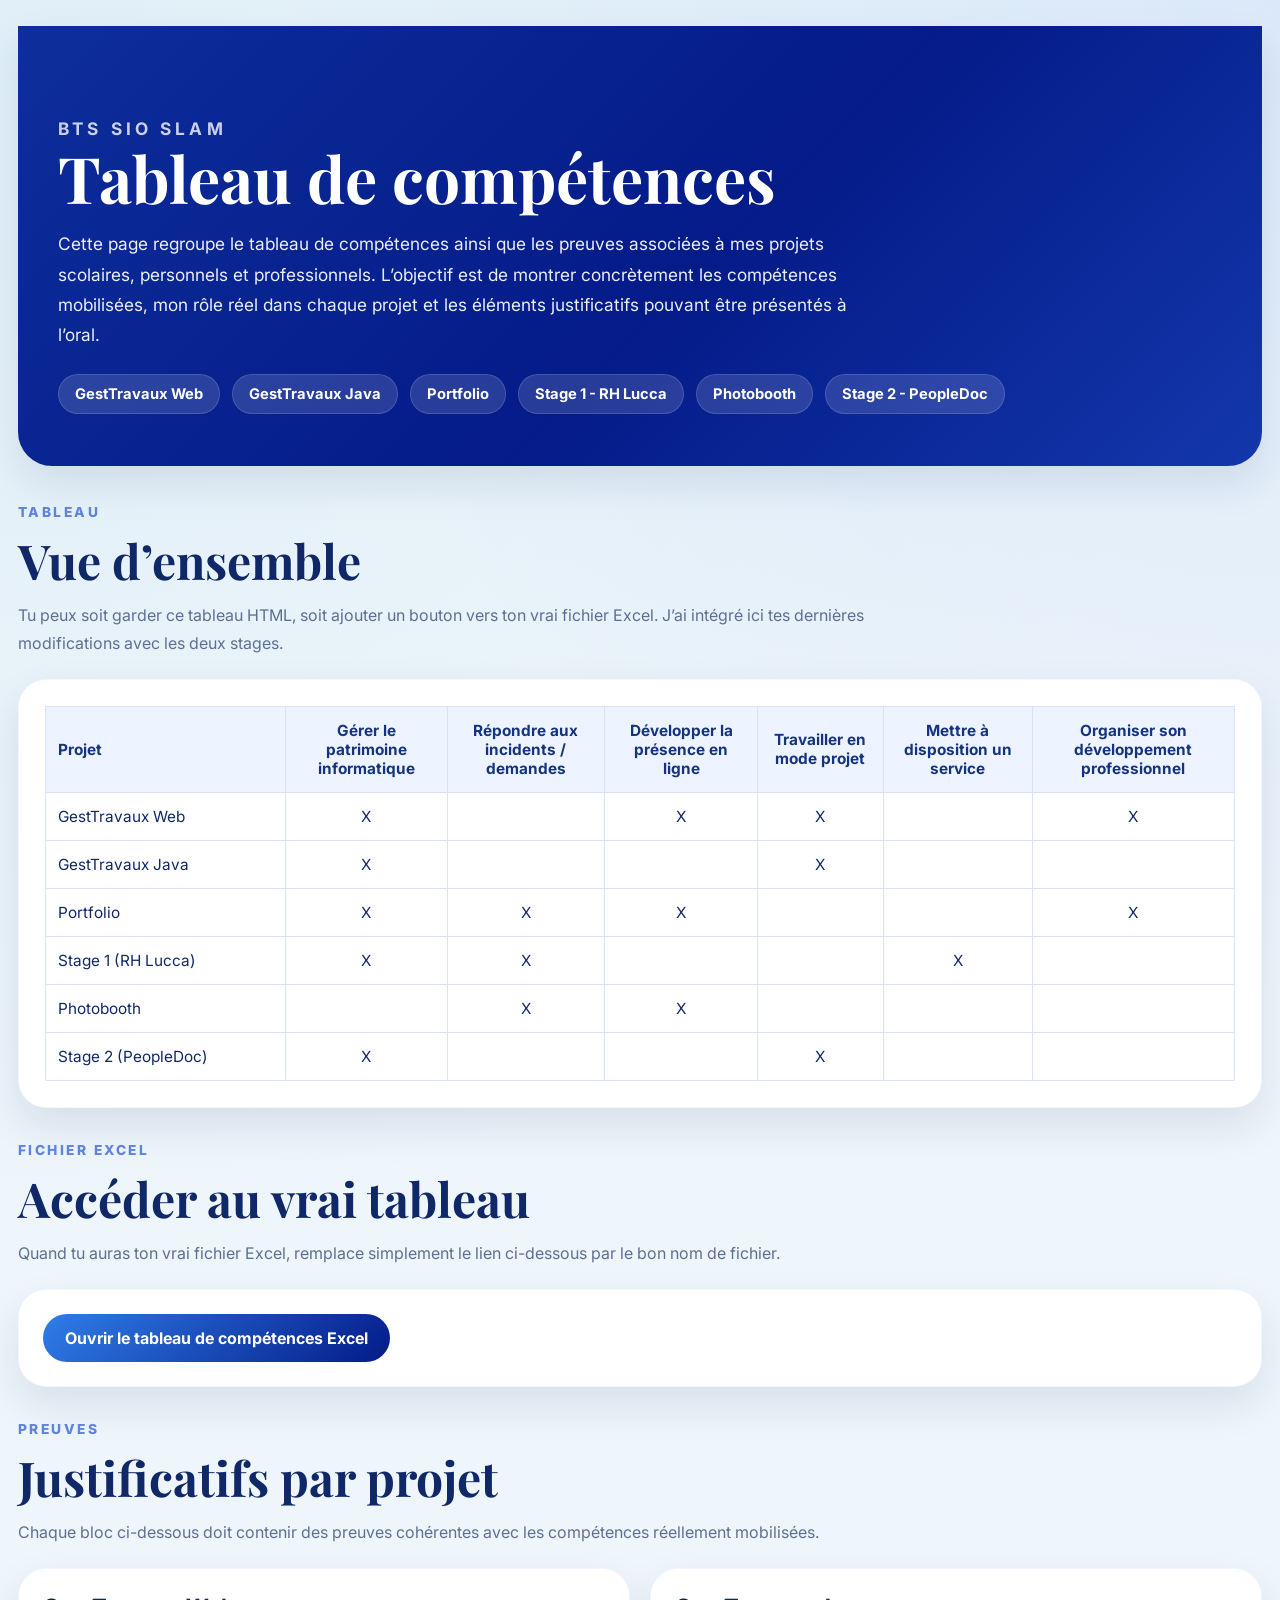
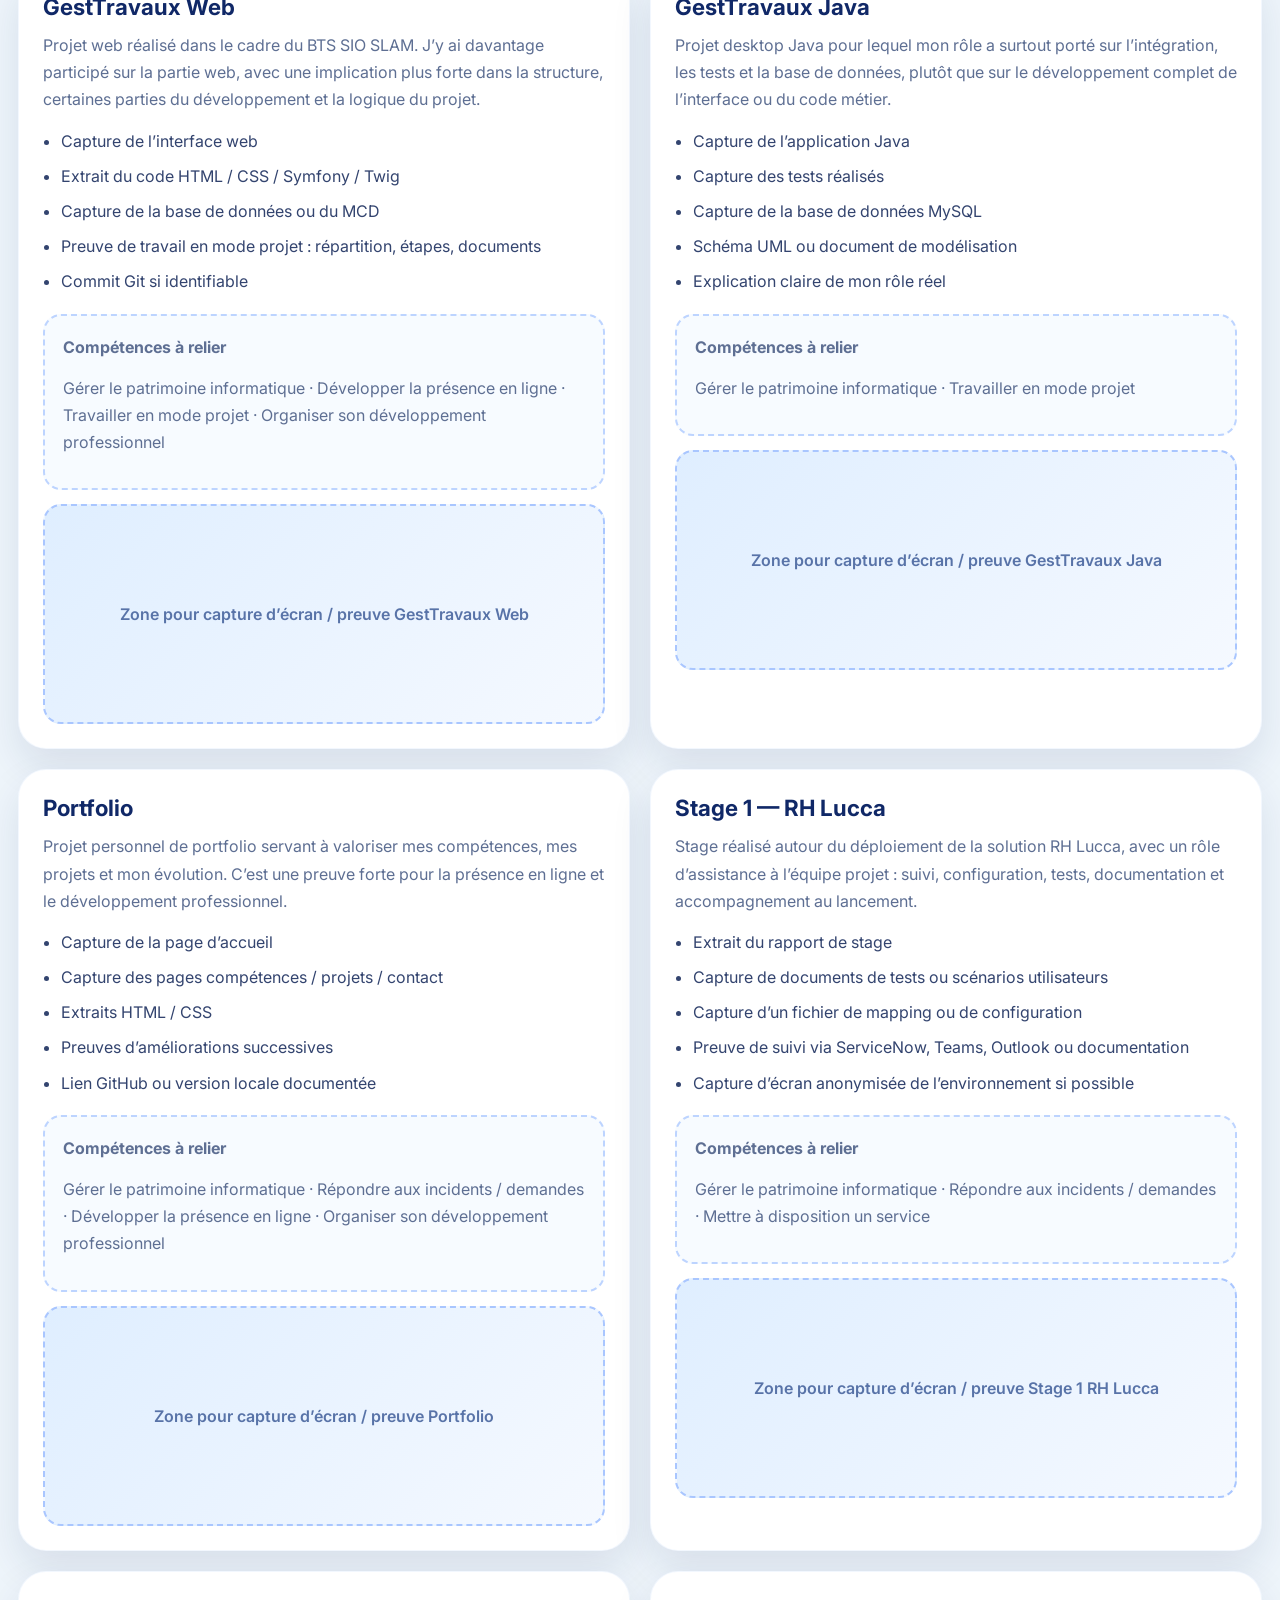
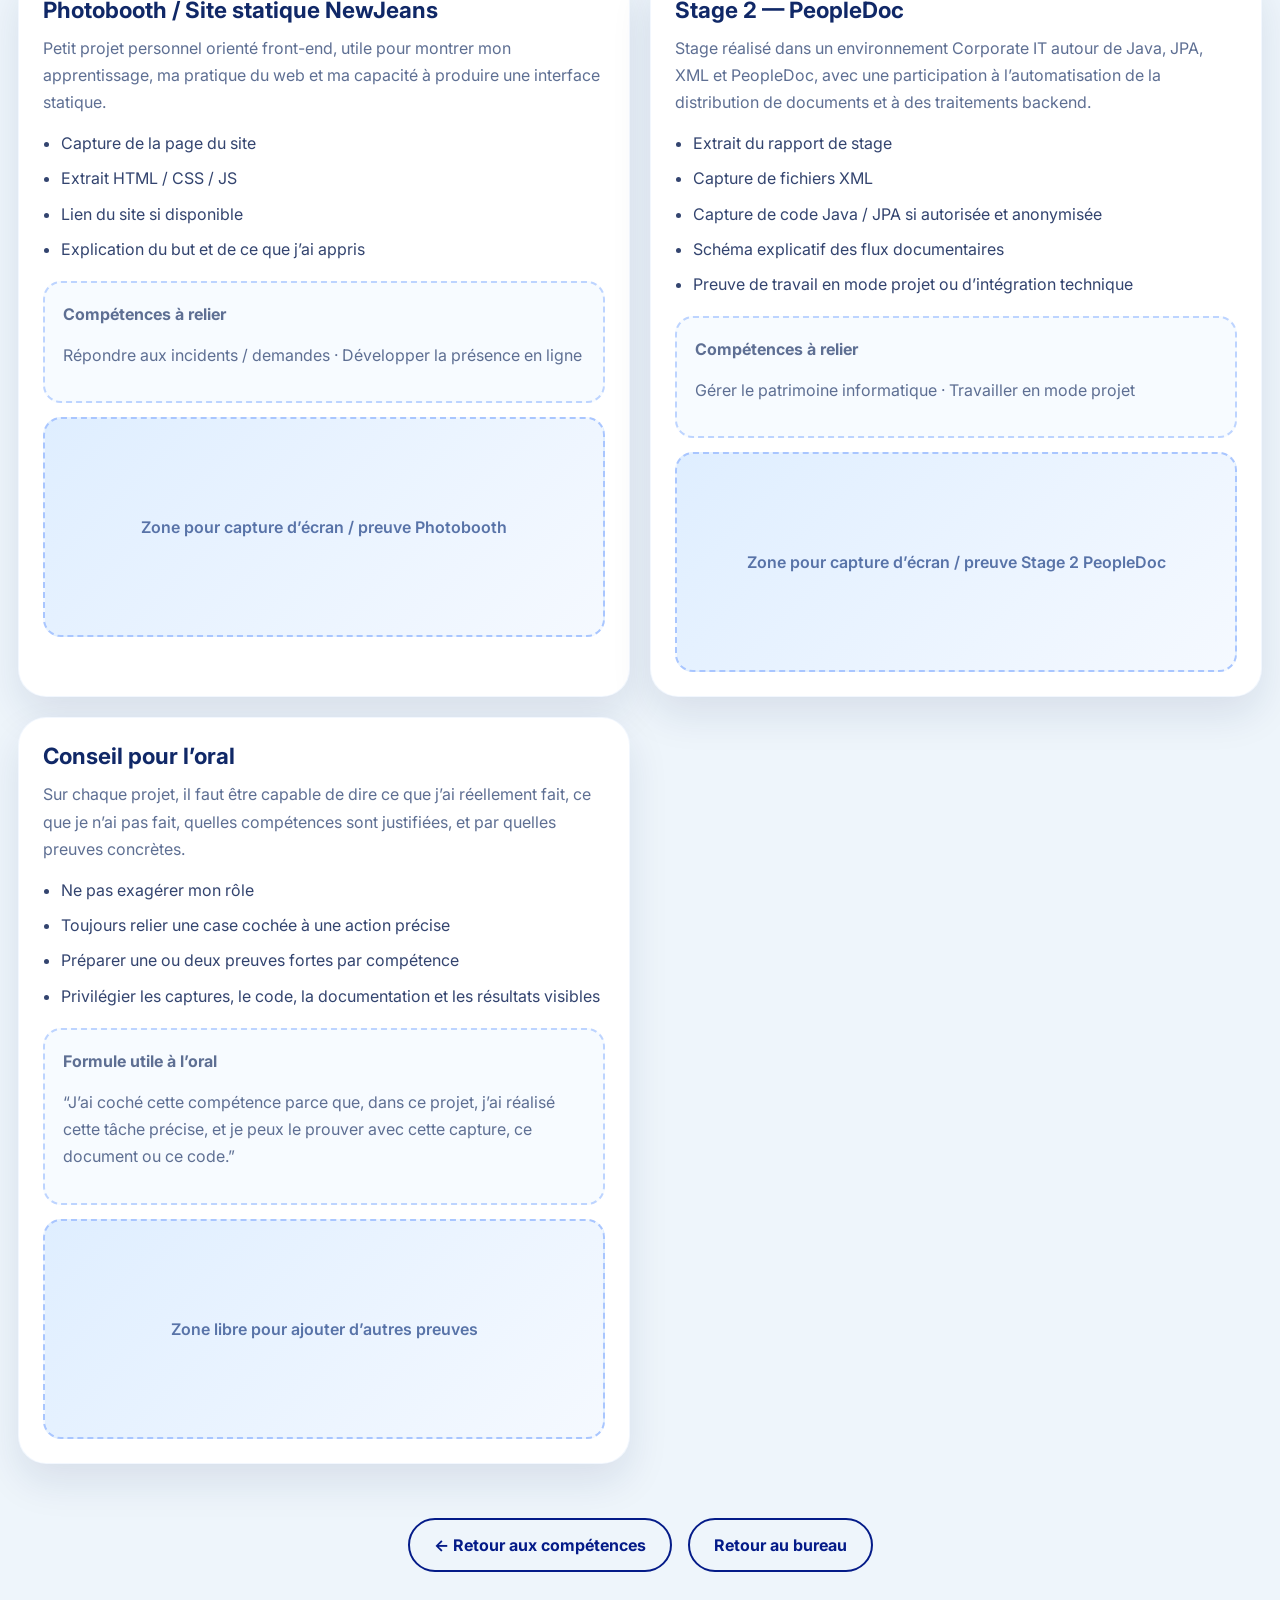
<file: TableauCompetences.html>
<!DOCTYPE html>
<html lang="fr">
<head>
  <meta charset="UTF-8">
  <meta name="viewport" content="width=device-width, initial-scale=1.0">
  <title>Tableau de compétences - Portfolio Kimia Mavinga</title>
  <link rel="preconnect" href="https://fonts.googleapis.com">
  <link rel="preconnect" href="https://fonts.gstatic.com" crossorigin>
  <link href="https://fonts.googleapis.com/css2?family=Inter:wght@400;500;600;700;800&family=Playfair+Display:wght@600;700&display=swap" rel="stylesheet">
  <style>
    :root {
      --bg: #eef5fb;
      --card: #ffffff;
      --text: #102867;
      --text-soft: #5e6f93;
      --blue-1: #041b88;
      --blue-2: #2f7de8;
      --blue-3: #5fb7d9;
      --blue-4: #dfeeff;
      --shadow: 0 18px 40px rgba(15, 35, 92, 0.10);
      --shadow-hover: 0 26px 46px rgba(15, 35, 92, 0.16);
      --radius-xl: 28px;
      --radius-lg: 22px;
    }

    * {
      box-sizing: border-box;
    }

    body {
      margin: 0;
      font-family: 'Inter', sans-serif;
      background:
        radial-gradient(circle at top left, rgba(95,183,217,0.10), transparent 25%),
        radial-gradient(circle at top right, rgba(47,125,232,0.10), transparent 20%),
        var(--bg);
      color: var(--text);
    }

    .page-shell {
      width: min(1280px, calc(100% - 36px));
      margin: 0 auto;
      padding: 26px 0 80px;
    }

    .hero {
      padding: 70px 40px 52px;
      border-radius: 0 0 34px 34px;
      background: linear-gradient(135deg, #0d2e9b 0%, #041b88 55%, #1337ac 100%);
      color: #fff;
      box-shadow: var(--shadow);
      margin-bottom: 38px;
    }

    .hero-kicker {
      margin: 0 0 12px;
      font-size: 0.92rem;
      letter-spacing: 0.24em;
      text-transform: uppercase;
      opacity: 0.85;
      font-weight: 700;
    }

    .hero h1 {
      margin: 0;
      font-family: 'Playfair Display', serif;
      font-size: clamp(2.5rem, 5vw, 4.2rem);
      line-height: 1.05;
    }

    .hero p {
      max-width: 820px;
      margin: 18px 0 0;
      font-size: 1.08rem;
      line-height: 1.75;
      color: rgba(255,255,255,0.92);
    }

    .hero-tags {
      display: flex;
      gap: 12px;
      flex-wrap: wrap;
      margin-top: 24px;
    }

    .hero-tag {
      padding: 10px 16px;
      border-radius: 999px;
      background: rgba(255,255,255,0.14);
      border: 1px solid rgba(255,255,255,0.14);
      font-size: 0.92rem;
      font-weight: 700;
    }

    .section {
      margin-top: 34px;
    }

    .section-title-wrap {
      margin-bottom: 22px;
    }

    .section-kicker {
      margin: 0 0 8px;
      color: #5f84df;
      font-size: 0.86rem;
      font-weight: 800;
      letter-spacing: 0.18em;
      text-transform: uppercase;
    }

    .section-title {
      margin: 0 0 10px;
      font-family: 'Playfair Display', serif;
      font-size: clamp(2rem, 4vw, 3rem);
      color: var(--text);
    }

    .section-subtitle {
      margin: 0;
      color: var(--text-soft);
      line-height: 1.7;
      max-width: 860px;
    }

    .card {
      background: var(--card);
      border-radius: var(--radius-xl);
      box-shadow: var(--shadow);
      border: 1px solid rgba(47,125,232,0.06);
    }

    .tableau-card {
      padding: 26px;
      overflow-x: auto;
    }

    table {
      width: 100%;
      border-collapse: collapse;
      min-width: 980px;
    }

    th, td {
      border: 1px solid #d6e3f8;
      padding: 14px 12px;
      text-align: center;
      font-size: 0.96rem;
    }

    th {
      background: #edf4ff;
      color: #16347e;
      font-weight: 700;
    }

    td:first-child, th:first-child {
      text-align: left;
      min-width: 240px;
    }

    .proof-grid {
      display: grid;
      grid-template-columns: repeat(2, minmax(0, 1fr));
      gap: 20px;
    }

    .proof-card {
      padding: 24px;
    }

    .proof-card h3 {
      margin: 0 0 12px;
      color: var(--text);
      font-size: 1.4rem;
    }

    .proof-card p {
      margin: 0 0 14px;
      color: var(--text-soft);
      line-height: 1.7;
    }

    .proof-card ul {
      margin: 0;
      padding-left: 18px;
      color: #33446f;
      line-height: 1.7;
    }

    .proof-card li {
      margin-bottom: 8px;
    }

    .evidence-box {
      margin-top: 18px;
      padding: 18px;
      border-radius: 18px;
      background: #f7fbff;
      border: 2px dashed #bdd4ff;
    }

    .evidence-title {
      margin: 0 0 10px;
      font-size: 1rem;
      font-weight: 700;
      color: #1846a3;
    }

    .placeholder-shot {
      margin-top: 14px;
      height: 220px;
      border-radius: 18px;
      background: linear-gradient(135deg, #dfeeff, #f5f9ff);
      border: 2px dashed #a9c6ff;
      display: grid;
      place-items: center;
      color: #5873a8;
      font-weight: 600;
      text-align: center;
      padding: 20px;
    }

    .excel-box {
      padding: 24px;
    }

    .excel-link {
      display: inline-flex;
      align-items: center;
      justify-content: center;
      padding: 14px 22px;
      border-radius: 999px;
      text-decoration: none;
      background: linear-gradient(135deg, #2f7de8, #041b88);
      color: #fff;
      font-weight: 700;
      transition: 0.22s ease;
    }

    .excel-link:hover {
      transform: translateY(-2px);
      box-shadow: var(--shadow-hover);
    }

    .footer-back {
      margin-top: 54px;
      display: flex;
      justify-content: center;
      gap: 16px;
      flex-wrap: wrap;
    }

    .back-btn {
      display: inline-flex;
      align-items: center;
      justify-content: center;
      padding: 15px 24px;
      border-radius: 999px;
      text-decoration: none;
      font-weight: 700;
      border: 2px solid var(--blue-1);
      color: var(--blue-1);
      background: transparent;
      transition: 0.22s ease;
    }

    .back-btn:hover {
      background: var(--blue-1);
      color: white;
    }

    @media (max-width: 900px) {
      .proof-grid {
        grid-template-columns: 1fr;
      }

      .hero {
        padding: 56px 22px 42px;
      }

      .page-shell {
        width: min(100% - 22px, 1200px);
      }
    }
  </style>
</head>
<body>
  <div class="page-shell">

    <header class="hero">
      <p class="hero-kicker">BTS SIO SLAM</p>
      <h1>Tableau de compétences</h1>
      <p>
        Cette page regroupe le tableau de compétences ainsi que les preuves associées à mes projets
        scolaires, personnels et professionnels. L’objectif est de montrer concrètement les compétences
        mobilisées, mon rôle réel dans chaque projet et les éléments justificatifs pouvant être présentés à l’oral.
      </p>
      <div class="hero-tags">
        <span class="hero-tag">GestTravaux Web</span>
        <span class="hero-tag">GestTravaux Java</span>
        <span class="hero-tag">Portfolio</span>
        <span class="hero-tag">Stage 1 - RH Lucca</span>
        <span class="hero-tag">Photobooth</span>
        <span class="hero-tag">Stage 2 - PeopleDoc</span>
      </div>
    </header>

    <section class="section">
      <div class="section-title-wrap">
        <p class="section-kicker">TABLEAU</p>
        <h2 class="section-title">Vue d’ensemble</h2>
        <p class="section-subtitle">
          Tu peux soit garder ce tableau HTML, soit ajouter un bouton vers ton vrai fichier Excel.
          J’ai intégré ici tes dernières modifications avec les deux stages.
        </p>
      </div>

      <div class="card tableau-card">
        <table>
          <thead>
            <tr>
              <th>Projet</th>
              <th>Gérer le patrimoine informatique</th>
              <th>Répondre aux incidents / demandes</th>
              <th>Développer la présence en ligne</th>
              <th>Travailler en mode projet</th>
              <th>Mettre à disposition un service</th>
              <th>Organiser son développement professionnel</th>
            </tr>
          </thead>
          <tbody>
            <tr>
              <td>GestTravaux Web</td>
              <td>X</td>
              <td></td>
              <td>X</td>
              <td>X</td>
              <td></td>
              <td>X</td>
            </tr>
            <tr>
              <td>GestTravaux Java</td>
              <td>X</td>
              <td></td>
              <td></td>
              <td>X</td>
              <td></td>
              <td></td>
            </tr>
            <tr>
              <td>Portfolio</td>
              <td>X</td>
              <td>X</td>
              <td>X</td>
              <td></td>
              <td></td>
              <td>X</td>
            </tr>
            <tr>
              <td>Stage 1 (RH Lucca)</td>
              <td>X</td>
              <td>X</td>
              <td></td>
              <td></td>
              <td>X</td>
              <td></td>
            </tr>
            <tr>
              <td>Photobooth</td>
              <td></td>
              <td>X</td>
              <td>X</td>
              <td></td>
              <td></td>
              <td></td>
            </tr>
            <tr>
              <td>Stage 2 (PeopleDoc)</td>
              <td>X</td>
              <td></td>
              <td></td>
              <td>X</td>
              <td></td>
              <td></td>
            </tr>
          </tbody>
        </table>
      </div>
    </section>

    <section class="section">
      <div class="section-title-wrap">
        <p class="section-kicker">FICHIER EXCEL</p>
        <h2 class="section-title">Accéder au vrai tableau</h2>
        <p class="section-subtitle">
          Quand tu auras ton vrai fichier Excel, remplace simplement le lien ci-dessous par le bon nom de fichier.
        </p>
      </div>

      <div class="card excel-box">
        <a href="assets\TABLEAU DE COMPETENCES.xlsx" class="excel-link" target="_blank">
          Ouvrir le tableau de compétences Excel
        </a>
      </div>
    </section>

    <section class="section">
      <div class="section-title-wrap">
        <p class="section-kicker">PREUVES</p>
        <h2 class="section-title">Justificatifs par projet</h2>
        <p class="section-subtitle">
          Chaque bloc ci-dessous doit contenir des preuves cohérentes avec les compétences réellement mobilisées.
        </p>
      </div>

      <div class="proof-grid">

        <article class="card proof-card">
          <h3>GestTravaux Web</h3>
          <p>
            Projet web réalisé dans le cadre du BTS SIO SLAM. J’y ai davantage participé sur la partie
            web, avec une implication plus forte dans la structure, certaines parties du développement
            et la logique du projet.
          </p>
          <ul>
            <li>Capture de l’interface web</li>
            <li>Extrait du code HTML / CSS / Symfony / Twig</li>
            <li>Capture de la base de données ou du MCD</li>
            <li>Preuve de travail en mode projet : répartition, étapes, documents</li>
            <li>Commit Git si identifiable</li>
          </ul>
          <div class="evidence-box">
            <p class="evidence-title">Compétences à relier</p>
            <p>Gérer le patrimoine informatique · Développer la présence en ligne · Travailler en mode projet · Organiser son développement professionnel</p>
          </div>
          <div class="placeholder-shot">Zone pour capture d’écran / preuve GestTravaux Web</div>
        </article>

        <article class="card proof-card">
          <h3>GestTravaux Java</h3>
          <p>
            Projet desktop Java pour lequel mon rôle a surtout porté sur l’intégration, les tests et la base de données,
            plutôt que sur le développement complet de l’interface ou du code métier.
          </p>
          <ul>
            <li>Capture de l’application Java</li>
            <li>Capture des tests réalisés</li>
            <li>Capture de la base de données MySQL</li>
            <li>Schéma UML ou document de modélisation</li>
            <li>Explication claire de mon rôle réel</li>
          </ul>
          <div class="evidence-box">
            <p class="evidence-title">Compétences à relier</p>
            <p>Gérer le patrimoine informatique · Travailler en mode projet</p>
          </div>
          <div class="placeholder-shot">Zone pour capture d’écran / preuve GestTravaux Java</div>
        </article>

        <article class="card proof-card">
          <h3>Portfolio</h3>
          <p>
            Projet personnel de portfolio servant à valoriser mes compétences, mes projets et mon évolution.
            C’est une preuve forte pour la présence en ligne et le développement professionnel.
          </p>
          <ul>
            <li>Capture de la page d’accueil</li>
            <li>Capture des pages compétences / projets / contact</li>
            <li>Extraits HTML / CSS</li>
            <li>Preuves d’améliorations successives</li>
            <li>Lien GitHub ou version locale documentée</li>
          </ul>
          <div class="evidence-box">
            <p class="evidence-title">Compétences à relier</p>
            <p>Gérer le patrimoine informatique · Répondre aux incidents / demandes · Développer la présence en ligne · Organiser son développement professionnel</p>
          </div>
          <div class="placeholder-shot">Zone pour capture d’écran / preuve Portfolio</div>
        </article>

        <article class="card proof-card">
          <h3>Stage 1 — RH Lucca</h3>
          <p>
            Stage réalisé autour du déploiement de la solution RH Lucca, avec un rôle d’assistance à l’équipe projet :
            suivi, configuration, tests, documentation et accompagnement au lancement.
          </p>
          <ul>
            <li>Extrait du rapport de stage</li>
            <li>Capture de documents de tests ou scénarios utilisateurs</li>
            <li>Capture d’un fichier de mapping ou de configuration</li>
            <li>Preuve de suivi via ServiceNow, Teams, Outlook ou documentation</li>
            <li>Capture d’écran anonymisée de l’environnement si possible</li>
          </ul>
          <div class="evidence-box">
            <p class="evidence-title">Compétences à relier</p>
            <p>Gérer le patrimoine informatique · Répondre aux incidents / demandes · Mettre à disposition un service</p>
          </div>
          <div class="placeholder-shot">Zone pour capture d’écran / preuve Stage 1 RH Lucca</div>
        </article>

        <article class="card proof-card">
          <h3>Photobooth / Site statique NewJeans</h3>
          <p>
            Petit projet personnel orienté front-end, utile pour montrer mon apprentissage,
            ma pratique du web et ma capacité à produire une interface statique.
          </p>
          <ul>
            <li>Capture de la page du site</li>
            <li>Extrait HTML / CSS / JS</li>
            <li>Lien du site si disponible</li>
            <li>Explication du but et de ce que j’ai appris</li>
          </ul>
          <div class="evidence-box">
            <p class="evidence-title">Compétences à relier</p>
            <p>Répondre aux incidents / demandes · Développer la présence en ligne</p>
          </div>
          <div class="placeholder-shot">Zone pour capture d’écran / preuve Photobooth</div>
        </article>

        <article class="card proof-card">
          <h3>Stage 2 — PeopleDoc</h3>
          <p>
            Stage réalisé dans un environnement Corporate IT autour de Java, JPA, XML et PeopleDoc,
            avec une participation à l’automatisation de la distribution de documents et à des traitements backend.
          </p>
          <ul>
            <li>Extrait du rapport de stage</li>
            <li>Capture de fichiers XML</li>
            <li>Capture de code Java / JPA si autorisée et anonymisée</li>
            <li>Schéma explicatif des flux documentaires</li>
            <li>Preuve de travail en mode projet ou d’intégration technique</li>
          </ul>
          <div class="evidence-box">
            <p class="evidence-title">Compétences à relier</p>
            <p>Gérer le patrimoine informatique · Travailler en mode projet</p>
          </div>
          <div class="placeholder-shot">Zone pour capture d’écran / preuve Stage 2 PeopleDoc</div>
        </article>

        <article class="card proof-card">
          <h3>Conseil pour l’oral</h3>
          <p>
            Sur chaque projet, il faut être capable de dire ce que j’ai réellement fait, ce que je n’ai pas fait,
            quelles compétences sont justifiées, et par quelles preuves concrètes.
          </p>
          <ul>
            <li>Ne pas exagérer mon rôle</li>
            <li>Toujours relier une case cochée à une action précise</li>
            <li>Préparer une ou deux preuves fortes par compétence</li>
            <li>Privilégier les captures, le code, la documentation et les résultats visibles</li>
          </ul>
          <div class="evidence-box">
            <p class="evidence-title">Formule utile à l’oral</p>
            <p>“J’ai coché cette compétence parce que, dans ce projet, j’ai réalisé cette tâche précise, et je peux le prouver avec cette capture, ce document ou ce code.”</p>
          </div>
          <div class="placeholder-shot">Zone libre pour ajouter d’autres preuves</div>
        </article>

      </div>
    </section>

    <div class="footer-back">
      <a href="competences.html" class="back-btn">← Retour aux compétences</a>
      <a href="bureau.html" class="back-btn">Retour au bureau</a>
    </div>

  </div>
</body>
</html>
</file>
<file: css/style.css>
:root {
  --bg-black: #000000;
  --phone-orange: #f5a000;

  --desktop-bg: #d9d1ea;
  --desktop-bg-soft: #f7f2ee;

  --nacarat: #F4D7C5;
  --corolle: #E9551C;
  --peche: #F0A570;
  --lagon: #8fc8d4;
  --lavande: #d7cdf3;

  --navy: #041b88;
  --text-dark: #121212;
  --window-bg: rgba(255, 253, 251, 0.92);
  --border-dark: #121212;

  --shadow-soft: 0 18px 45px rgba(0, 0, 0, 0.18);
  --shadow-kawaii: 0 24px 50px rgba(62, 46, 97, 0.16);
}

@font-face {
  font-family: 'More Sugar';
  src: url('../assets/fonts/MoreSugar-Regular.ttf') format('truetype');
  font-display: swap;
}

* {
  box-sizing: border-box;
}

html,
body {
  margin: 0;
  min-height: 100%;
  font-family: 'Inter', sans-serif;
  color: var(--text-dark);
}

body {
  min-height: 100vh;
}

/* =========================
   PAGE ACCUEIL
========================= */

.welcome-page {
  background: var(--bg-black);
  display: flex;
  align-items: center;
  justify-content: center;
  padding: 2rem;
}

.phone-shell {
  width: min(92vw, 530px);
  aspect-ratio: 0.82 / 1;
  display: flex;
  align-items: center;
  justify-content: center;
}

.phone-screen {
  width: 100%;
  height: 100%;
  background: var(--phone-orange);
  border-radius: 15% 15% 11% 11% / 7% 7% 11% 11%;
  padding: 1.5rem 1.8rem;
  display: flex;
  flex-direction: column;
  justify-content: space-between;
  box-shadow: 0 28px 90px rgba(245, 160, 0, 0.2);
}

.phone-status,
.phone-footer {
  display: flex;
  align-items: center;
  justify-content: space-between;
  font-weight: 700;
}

.status-left,
.status-right {
  display: flex;
  align-items: center;
  gap: 0.55rem;
}

.signal {
  width: 20px;
  height: 14px;
  display: inline-block;
  position: relative;
}

.signal::before {
  content: '';
  position: absolute;
  inset: 0;
  background: linear-gradient(to top, #111 0 100%);
  clip-path: polygon(0 100%, 0 75%, 18% 75%, 18% 50%, 36% 50%, 36% 25%, 54% 25%, 54% 0, 72% 0, 72% 100%);
}

.mail-icon {
  font-size: 1.35rem;
}

.battery {
  width: 28px;
  height: 14px;
  border: 3px solid #111;
  border-radius: 3px;
  display: inline-block;
  position: relative;
}

.battery::before {
  content: '';
  position: absolute;
  top: 2px;
  left: 2px;
  right: 7px;
  bottom: 2px;
  background: #111;
}

.battery::after {
  content: '';
  position: absolute;
  top: 2px;
  right: -6px;
  width: 4px;
  height: 6px;
  background: #111;
  border-radius: 0 2px 2px 0;
}

.welcome-content {
  display: grid;
  place-items: center;
  gap: 1.8rem;
  text-align: center;
  padding: 2rem 0 3rem;
}

.welcome-content h1 {
  margin: 0;
  font-size: clamp(2.2rem, 4vw, 4.2rem);
  line-height: 1.03;
  font-weight: 800;
}

.start-button {
  display: inline-flex;
  align-items: center;
  justify-content: center;
  min-width: 220px;
  padding: 0.9rem 1.6rem;
  background: #d8d8d8;
  color: #111;
  text-decoration: none;
  font-size: 1.5rem;
  border: 4px solid #7d7d7d;
  box-shadow: inset 2px 2px 0 #f2f2f2, inset -2px -2px 0 #8b8b8b;
  transition: transform 0.08s ease, box-shadow 0.08s ease;
}

.start-button:active {
  transform: translateY(2px);
  box-shadow: inset 1px 1px 0 #f2f2f2, inset -1px -1px 0 #8b8b8b;
}

.phone-footer {
  font-size: 1.2rem;
}

#phone-time {
  display: inline-block;
  min-width: 52px;
  text-align: right;
}

.animated-screen {
  position: relative;
  overflow: hidden;
}

.animated-screen::before {
  content: "";
  position: absolute;
  inset: -20%;
  background: radial-gradient(
    circle at 20% 20%,
    rgba(255, 255, 255, 0.08) 0%,
    rgba(255, 255, 255, 0.03) 18%,
    rgba(255, 255, 255, 0) 40%
  );
  animation: screenGlow 6s ease-in-out infinite;
  pointer-events: none;
}

.animated-screen::after {
  content: "";
  position: absolute;
  inset: 0;
  background: linear-gradient(
    to bottom,
    rgba(255, 255, 255, 0.04) 0%,
    rgba(255, 255, 255, 0.01) 35%,
    rgba(0, 0, 0, 0.03) 100%
  );
  mix-blend-mode: soft-light;
  pointer-events: none;
}

.welcome-content,
.phone-status,
.phone-footer {
  position: relative;
  z-index: 1;
}

@keyframes screenGlow {
  0% {
    transform: translate(-8%, -6%) scale(1);
    opacity: 0.7;
  }
  50% {
    transform: translate(8%, 6%) scale(1.08);
    opacity: 1;
  }
  100% {
    transform: translate(-8%, -6%) scale(1);
    opacity: 0.7;
  }
}

/* =========================
   BUREAU - VERSION PERSONNALISÉE
========================= */

.desktop-page.custom-bureau-page {
  min-height: 100vh;
  display: flex;
  flex-direction: column;
  background:
    linear-gradient(rgba(255,255,255,0.06), rgba(255,255,255,0.06)),
    url("../assets/images/fo.jpeg") center center / cover no-repeat;
}

.custom-bureau {
  position: relative;
  min-height: 100vh;
  overflow: hidden;
  padding: 0;
}

/* TITRE */

.custom-bureau-title {
  position: absolute;
  top: 16px;
  left: 50%;
  transform: translateX(-50%);
  z-index: 5;
  width: 100%;
  text-align: center;
  pointer-events: none;
}

.custom-bureau-title h1 {
  margin: 0;
  font-family: 'More Sugar', 'Comic Sans MS', cursive;
  font-size: clamp(4rem, 8vw, 8.8rem);
  line-height: 1;
  font-weight: 400;
  color: #ffffff;
  text-shadow: 0 6px 18px rgba(0, 0, 0, 0.18);
  letter-spacing: 2px;
}

/* DOSSIERS */

.custom-folder {
  position: absolute;
  z-index: 4;
  text-decoration: none;
  color: #ffffff;
  display: flex;
  flex-direction: column;
  align-items: center;
  gap: 8px;
  transition: transform 0.2s ease;
}

.custom-folder:hover {
  transform: translateY(-4px) scale(1.03);
}

.custom-folder-icon {
  font-size: 7.8rem;
  line-height: 1;
  filter: drop-shadow(0 10px 14px rgba(0,0,0,0.14));
}

.custom-folder-label {
  font-size: clamp(1.2rem, 2vw, 2rem);
  font-weight: 400;
  text-shadow: 0 2px 10px rgba(0,0,0,0.15);
}

.custom-folder-projects {
  top: 155px;
  left: 165px;
}

.custom-folder-formations {
  top: 155px;
  right: 150px;
}

.custom-folder-competences {
  top: 520px;
  left: 18px;
}

.custom-folder-contact {
  top: 540px;
  right: 26px;
}

.custom-folder-projects .custom-folder-icon {
  filter:
    hue-rotate(70deg)
    saturate(1.15)
    brightness(1.02)
    drop-shadow(0 10px 14px rgba(0,0,0,0.14));
}

.custom-folder-formations .custom-folder-icon {
  filter:
    hue-rotate(320deg)
    saturate(0.9)
    brightness(1.08)
    drop-shadow(0 10px 14px rgba(0,0,0,0.14));
}

.custom-folder-competences .custom-folder-icon {
  filter:
    hue-rotate(155deg)
    saturate(0.75)
    brightness(1.03)
    drop-shadow(0 10px 14px rgba(0,0,0,0.14));
}

.custom-folder-contact .custom-folder-icon {
  filter:
    hue-rotate(245deg)
    saturate(0.7)
    brightness(1.12)
    drop-shadow(0 10px 14px rgba(0,0,0,0.14));
}

/* CARTE PRINCIPALE */

.custom-about-card {
  position: absolute;
  left: 50%;
  bottom: 0;
  transform: translateX(-50%);
  width: min(930px, 82vw);
  min-height: 390px;
  background: #79A7C6;
  border-radius: 92px 92px 0 0;
  padding: 32px 34px 22px;
  display: grid;
  grid-template-columns: 315px 1fr;
  gap: 22px;
  box-shadow: 0 -8px 20px rgba(0,0,0,0.08);
  z-index: 3;
}

/* PHOTO */

.custom-photo-wrap {
  position: relative;
  display: flex;
  align-items: flex-start;
  justify-content: center;
}

.custom-photo-ring {
  width: 275px;
  height: 275px;
  border-radius: 50%;
  background: #79A7C6;
  padding: 22px;
  margin-top: -136px;
  box-shadow: 0 12px 28px rgba(0,0,0,0.10);
}

.custom-photo {
  width: 100%;
  height: 100%;
  border-radius: 30%;
  object-fit: cover;
  display: block;
}

/* TEXTE */

.custom-about-content {
  padding-top: 10px;
  text-align: center;
}

.custom-about-content h2 {
  margin: 0 0 14px;
  font-size: clamp(2.8rem, 4.3vw, 4.2rem);
  line-height: 1;
  font-weight: 800;
  color: #000000;
  letter-spacing: 5px;
}

.custom-about-content h2 span {
  color: #f5f5f5;
}

.custom-about-content p {
  margin: 0 0 18px;
  font-size: clamp(1rem, 1.35vw, 1.18rem);
  line-height: 1.5;
  color: #ffffff;
  max-width: 500px;
  margin-left: auto;
  margin-right: auto;
}

/* BAS */

.custom-bottom-row {
  width: 100%;
  display: grid;
  grid-template-columns:  auto 1fr;
  align-items: center;
  gap: 34px;
  margin-top: 22px;
  
}

.custom-social-bubbles {
  display: flex;
  align-items: center;
  justify-content: flex-start;
  gap: 18px;
  justify-self: start;
}

.custom-round-btn {
  width: 96px;
  height: 96px;
  border-radius: 50%;
  border: none;
  background: #8eab42;
  box-shadow:
    inset 0 -4px 0 rgba(0,0,0,0.08),
    0 8px 16px rgba(0,0,0,0.08);
  cursor: pointer;
  transition: transform 0.2s ease, box-shadow 0.2s ease;
  display: flex;
  align-items: center;
  justify-content: center;
  overflow: hidden;
}

.custom-round-btn:hover {
  transform: translateY(-3px);
  box-shadow:
    inset 0 -4px 0 rgba(0,0,0,0.08),
    0 12px 22px rgba(0,0,0,0.12);
}

.custom-round-btn img {
  width: 58%;
  height: 58%;
  object-fit: contain;
  display: block;
}

.custom-action-buttons {
  display: flex;
  align-items: center;
  justify-content: flex-start;
  gap: 22px;
  flex-wrap: wrap;
  justify-self: start;
}
.kawaii-about-text {
  display: flex;
  flex-direction: column;
  justify-content: center;
  align-items: flex-start;
  min-height: 100%;
  padding-bottom: 1.2rem;
}

.kawaii-about-text h3,
.kawaii-about-text p {
  width: 100%;
  text-align: center;
}

.custom-bottom-row {
  grid-template-columns: 1fr;
  row-gap: 18px;

}


.custom-pill-btn {
  min-width: 220px;
  height: 74px;
  padding: 0 26px;
  border-radius: 999px;
  background: #4f8bd8;
  color: #111111;
  text-decoration: none;
  border: none;
  box-shadow:
    inset 0 -4px 0 rgba(0,0,0,0.08),
    0 8px 16px rgba(0,0,0,0.08);
  transition: transform 0.2s ease, box-shadow 0.2s ease;
  display: inline-flex;
  align-items: center;
  justify-content: center;
  font-size: 1.05rem;
  font-weight: 500;
  text-align: center;
  white-space: nowrap;
}

.custom-pill-btn:hover {
  transform: translateY(-2px);
  box-shadow:
    inset 0 -4px 0 rgba(0,0,0,0.08),
    0 12px 20px rgba(0,0,0,0.12);
}

/* TOAST */

.desktop-toast {
  position: fixed;
  left: 50%;
  bottom: 24px;
  transform: translateX(-50%);
  background: rgba(18, 18, 18, 0.92);
  color: white;
  padding: 0.8rem 1rem;
  border-radius: 999px;
  font-size: 0.95rem;
  opacity: 0;
  pointer-events: none;
  transition: opacity 0.25s ease;
  z-index: 100;
}

.desktop-toast.visible {
  opacity: 1;
}

.dock-bar {
  display: none;
}

/* =========================
   PAGES SIMPLES / PLACEHOLDER
========================= */

.placeholder-page {
  min-height: 100vh;
  margin: 0;
  display: grid;
  place-items: center;
  background: var(--desktop-bg);
}

.placeholder-card {
  width: min(600px, calc(100vw - 2rem));
  padding: 2rem;
  border-radius: 32px;
  background: var(--window-bg);
  border: 4px solid var(--border-dark);
  text-align: center;
}

/* =========================
   PAGE PROJETS
========================= */

.projects-page {
  min-height: 100vh;
  margin: 0;
  background: #edf2fb;
}

.projects-wrapper {
  width: min(1280px, calc(100% - 48px));
  margin: 0 auto;
  padding: 46px 0 70px;
}

.projects-hero {
  text-align: center;
  margin-bottom: 52px;
}

.projects-kicker {
  margin: 0 0 14px;
  color: #4f6ccf;
  letter-spacing: 0.22em;
  font-size: 0.92rem;
  font-weight: 700;
}

.projects-hero h1 {
  margin: 0;
  color: #0f235c;
  font-family: 'Playfair Display', serif;
  font-size: clamp(2.5rem, 5vw, 4.2rem);
}

.projects-intro {
  max-width: 760px;
  margin: 18px auto 0;
  color: #33446f;
  font-size: 1.08rem;
  line-height: 1.65;
}

.section-heading {
  text-align: center;
  margin-bottom: 30px;
}

.section-heading h2 {
  margin: 0 0 12px;
  font-size: clamp(2rem, 4vw, 3rem);
  font-family: 'Playfair Display', serif;
  color: #102867;
}

.section-heading p {
  margin: 0 auto;
  max-width: 760px;
  color: #43537e;
  line-height: 1.65;
}

.section-heading-dark h2,
.section-heading-dark p {
  color: #ffffff;
}

/* PROJETS SCOLAIRES */

/* PROJETS SCOLAIRES */

.school-section {
  margin-top: 10px;
  margin-bottom: 90px;
}

.school-grid {
  display: grid;
  grid-template-columns: repeat(2, minmax(420px, 1fr));
  justify-content: center;
  gap: 32px;
  max-width: 1100px;
  margin: 0 auto;
}

.school-card {
  width: 100%;
  min-height: 420px;
  background: #f8f9fd;
  border-radius: 16px;
  padding: 30px 28px 26px;
  box-shadow: 0 12px 28px rgba(4, 27, 136, 0.08);
  text-align: center;
  position: relative;
  display: flex;
  flex-direction: column;
  justify-content: space-between;
}

.school-icon {
  width: 78px;
  height: 78px;
  margin: 0 auto 20px;
  border-radius: 50%;
  background: #ffffff;
  border: 3px solid #e3eafe;
  display: flex;
  align-items: center;
  justify-content: center;
  font-size: 2rem;
}

.school-card h3 {
  margin: 0 0 14px;
  font-size: 1.28rem;
  line-height: 1.4;
  color: #0f235c;
}

.school-card p {
  margin: 0 0 22px;
  color: #5a678d;
  line-height: 1.7;
  font-size: 1.05rem;
}

.school-link {
  display: inline-flex;
  align-items: center;
  justify-content: center;
  min-width: 160px;
  padding: 13px 22px;
  border-radius: 999px;
  background: #041b88;
  color: #ffffff;
  text-decoration: none;
  font-weight: 700;
  font-size: 1rem;
  margin: 0 auto;
}

/* PROJETS PERSONNELS */

.personal-section {
  margin-bottom: 90px;
}

.personal-panel {
  background: linear-gradient(135deg, #0a1f63 0%, #041b88 100%);
  border-radius: 22px;
  padding: 42px 30px 34px;
  box-shadow: 0 18px 42px rgba(4, 27, 136, 0.16);
}

.personal-grid {
  display: grid;
  grid-template-columns: repeat(4, minmax(0, 1fr));
  gap: 22px;
  margin-top: 30px;
}

.personal-card {
  position: relative;
  background: #ffffff;
  border-radius: 14px;
  padding: 28px 18px 20px;
  text-align: center;
}

.personal-badge {
  position: absolute;
  top: -12px;
  left: 50%;
  transform: translateX(-50%);
  width: 54px;
  height: 54px;
  border-radius: 50%;
  background: #ffffff;
  border: 3px solid #e7edff;
  display: flex;
  align-items: center;
  justify-content: center;
  color: #041b88;
  font-size: 0.82rem;
  font-weight: 800;
}

.personal-icon {
  margin: 18px auto 14px;
  font-size: 1.6rem;
}

.personal-card h3 {
  margin: 0 0 12px;
  font-size: 1.08rem;
  line-height: 1.45;
  color: #132a6d;
}

.personal-card p {
  margin: 0 0 16px;
  color: #5c6788;
  font-size: 0.94rem;
  line-height: 1.55;
}

.personal-link {
  display: inline-flex;
  align-items: center;
  justify-content: center;
  min-width: 120px;
  padding: 10px 16px;
  border-radius: 999px;
  background: #041b88;
  color: #ffffff;
  text-decoration: none;
  font-weight: 700;
  font-size: 0.92rem;
}

/* PROJETS PROFESSIONNELS */

.pro-section {
  margin-top: 20px;
}

.pro-grid {
  display: grid;
  grid-template-columns: repeat(2, minmax(0, 1fr));
  gap: 30px;
}

.pro-card {
  background: #f8f9fd;
  border-radius: 18px;
  padding: 26px;
  box-shadow: 0 12px 28px rgba(4, 27, 136, 0.08);
}

.pro-year {
  display: inline-block;
  padding: 8px 14px;
  border-radius: 999px;
  background: #dce7ff;
  color: #041b88;
  font-weight: 800;
  font-size: 0.9rem;
  margin-bottom: 16px;
}

.pro-card h3 {
  margin: 0 0 8px;
  color: #102867;
  font-size: 1.35rem;
}

.pro-subtitle {
  margin: 0 0 18px;
  color: #5e6a90;
  font-style: italic;
}

.pro-card ul {
  margin: 0 0 22px;
  padding-left: 20px;
}

.pro-card li {
  margin-bottom: 10px;
  line-height: 1.55;
  color: #24345f;
}

.pro-link {
  display: inline-flex;
  align-items: center;
  justify-content: center;
  padding: 12px 18px;
  border-radius: 999px;
  background: #041b88;
  color: #ffffff;
  text-decoration: none;
  font-weight: 700;
}

.projects-back {
  margin-top: 64px;
  display: flex;
  justify-content: center;
}

.projects-back-link {
  display: inline-flex;
  align-items: center;
  justify-content: center;
  padding: 16px 28px;
  border: 2px solid #041b88;
  border-radius: 999px;
  color: #041b88;
  text-decoration: none;
  font-weight: 700;
  background: transparent;
  transition: 0.2s ease;
}

.projects-back-link:hover {
  background: #041b88;
  color: #ffffff;
}

/* =========================
   RESPONSIVE
========================= */

@media (max-width: 1180px) {
  .custom-about-card {
    width: min(92vw, 820px);
    grid-template-columns: 1fr;
    gap: 12px;
    padding-top: 26px;
  }

  .custom-photo-wrap {
    justify-content: center;
  }

  .custom-photo-ring {
    margin-top: -100px;
  }

  .custom-bottom-row {
  flex-direction: column;
  align-items: center;
  gap: 20px;
}

.custom-social-bubbles,
.custom-action-buttons {
  justify-content: center;
}

.custom-action-buttons {
  flex-wrap: wrap;
}

  .custom-folder-projects {
    filter: hue-rotate(95deg) saturate(1.2) brightness(1.05);
    top: 150px;
    left: 70px;
  }

  .custom-folder-formations {
    filter: hue-rotate(300deg) saturate(0.9) brightness(1.08);
    top: 150px;
    right: 70px;
  }

  .custom-folder-competences {
    filter: hue-rotate(180deg) saturate(1.05) brightness(1.05);
    top: 465px;
    left: 20px;
  }

  .custom-folder-contact {
    filter: hue-rotate(280deg) saturate(0.75) brightness(1.12);
    top: 465px;
    right: 20px;
  }

  .school-grid,
  .personal-grid {
    grid-template-columns: repeat(2, minmax(0, 1fr));
  }
}

@media (max-width: 980px) {
  .projects-wrapper {
    width: min(100% - 28px, 900px);
    padding-top: 34px;
  }

  .pro-grid {
    grid-template-columns: 1fr;
  }
}

@media (max-width: 720px) {
  .custom-bureau-title h1 {
    font-size: 3.7rem;
    margin-top: 10px;
  }

  .custom-folder-icon {
    font-size: 5.8rem;
  }

  .custom-folder-label {
    font-size: 1.15rem;
  }

  .custom-folder-projects {
    top: 120px;
    left: 24px;
  }

  .custom-folder-formations {
    top: 120px;
    right: 24px;
  }

  .custom-folder-competences {
    top: 360px;
    left: 8px;
  }

  .custom-folder-contact {
    top: 360px;
    right: 8px;
  }

  .custom-about-card {
    width: 96vw;
    border-radius: 46px 46px 0 0;
    padding: 24px 18px 18px;
  }

  .custom-photo-ring {
    width: 210px;
    height: 210px;
    margin-top: -70px;
    padding: 16px;
  }

  .custom-round-btn {
    width: 58px;
    height: 58px;
  }

  .custom-pill-btn {
    min-width: 150px;
    min-height: 54px;
  }
}

@media (max-width: 680px) {
  .welcome-page {
    padding: 1rem;
  }

  .phone-footer {
    font-size: 1rem;
  }

  .start-button {
    min-width: 180px;
    font-size: 1.2rem;
  }

  .school-grid,
  .personal-grid {
    grid-template-columns: 1fr;
  }

  .personal-panel {
    padding: 32px 18px 24px;
  }
}

/* =========================
   PAGE COMPÉTENCES
========================= */

.competences-page {
  min-height: 100vh;
  background: #ffffff;
  overflow-x: hidden;
}

.competences-wrapper {
  width: min(1350px, calc(100% - 36px));
  margin: 0 auto;
  padding: 52px 0 80px;
}

.competences-hero {
  text-align: center;
  margin-bottom: 56px;
}

.competences-kicker {
  margin: 0 0 14px;
  color: #4c72e6;
  letter-spacing: 0.22em;
  font-size: 0.92rem;
  font-weight: 700;
}

.competences-hero h1 {
  margin: 0;
  color: #0f235c;
  font-family: 'Playfair Display', serif;
  font-size: clamp(2.5rem, 5vw, 4.1rem);
}

.competences-intro {
  max-width: 760px;
  margin: 18px auto 0;
  color: #4e628f;
  font-size: 1.05rem;
  line-height: 1.75;
}

.competences-layout {
  display: grid;
  grid-template-columns: 360px 1fr;
  gap: 40px;
  align-items: start;
}

.competences-side {
  display: flex;
  flex-direction: column;
  gap: 28px;
}

.competence-bubble {
  background: linear-gradient(135deg, #dfe9ff 0%, #b8cbff 55%, #8eaefe 100%);
  border-radius: 36px;
  padding: 28px 22px;
  box-shadow: 0 16px 32px rgba(4, 27, 136, 0.10);
  transition: transform 0.25s ease, box-shadow 0.25s ease;
}

.competence-bubble:hover {
  transform: translateY(-4px);
  box-shadow: 0 22px 40px rgba(4, 27, 136, 0.16);
}

.big-bubble {
  min-height: 280px;
}

.competence-bubble h2 {
  margin: 0 0 22px;
  text-align: center;
  color: #102867;
  font-family: 'Playfair Display', serif;
  font-size: 2rem;
}

.info-pill {
  background: rgba(255, 255, 255, 0.76);
  border-radius: 22px;
  padding: 16px 18px;
  display: flex;
  flex-direction: column;
  gap: 5px;
  margin-bottom: 14px;
}

.info-pill-title {
  font-weight: 800;
  color: #0f235c;
  font-size: 1.08rem;
}

.info-pill-text {
  color: #53678f;
  line-height: 1.5;
}

.softskills-list {
  display: flex;
  flex-wrap: wrap;
  gap: 12px;
  justify-content: center;
}

.softskill-pill {
  display: inline-flex;
  align-items: center;
  justify-content: center;
  padding: 13px 18px;
  border-radius: 999px;
  background: rgba(255, 255, 255, 0.78);
  color: #12318b;
  font-weight: 700;
  box-shadow: inset 0 -2px 0 rgba(0, 0, 0, 0.04);
  transition: transform 0.2s ease;
}

.softskill-pill:hover {
  transform: scale(1.04);
}

.tools-showcase {
  display: grid;
  grid-template-columns: 320px 1fr;
  gap: 30px;
  align-items: start;
  min-height: 1080px;
}

.tools-core {
  position: relative;
  width: 290px;
  height: 290px;
  border-radius: 50%;
  background: #f8fbff;
  box-shadow: 0 18px 42px rgba(4, 27, 136, 0.10);
  display: flex;
  align-items: center;
  justify-content: center;
  margin: 110px auto 0;
}

.tools-core::before {
  content: "";
  position: absolute;
  inset: -34px;
  border: 3px dotted #a4bcff;
  border-radius: 50%;
}

.tools-core-inner {
  width: 78%;
  text-align: center;
}

.tools-core-inner h2 {
  margin: 0 0 12px;
  color: #0f235c;
  font-family: 'Playfair Display', serif;
  font-size: 2.4rem;
}

.tools-core-inner p {
  margin: 0;
  color: #5c6e93;
  line-height: 1.65;
  font-size: 0.98rem;
}

.floating-core {
  animation: floatCore 4.5s ease-in-out infinite;
}

@keyframes floatCore {
  0% { transform: translateY(0px); }
  50% { transform: translateY(-10px); }
  100% { transform: translateY(0px); }
}

.tools-lines {
  position: relative;
  display: flex;
  flex-direction: column;
  gap: 16px;
  padding-top: 14px;
}

.tools-lines::before {
  content: "";
  position: absolute;
  left: 18px;
  top: 50px;
  bottom: 50px;
  width: 4px;
  border-radius: 999px;
  background: linear-gradient(
    to bottom,
    #4de2ef 0%,
    #2ed0eb 18%,
    #249fe7 36%,
    #2f7cde 56%,
    #4d5ed5 74%,
    #7c48d0 88%,
    #c83fd2 100%
  );
}

.tool-bubble {
  position: relative;
  display: grid;
  grid-template-columns: 38px 1fr;
  align-items: center;
  column-gap: 18px;
}

.tool-node {
  width: 18px;
  height: 18px;
  border-radius: 50%;
  justify-self: center;
  position: relative;
  z-index: 2;
  box-shadow: 0 6px 12px rgba(0, 0, 0, 0.14);
}

.bubble-1 .tool-node { background: #4de2ef; }
.bubble-2 .tool-node { background: #2ed0eb; }
.bubble-3 .tool-node { background: #249fe7; }
.bubble-4 .tool-node { background: #2f7cde; }
.bubble-5 .tool-node { background: #4d5ed5; }
.bubble-6 .tool-node { background: #694dd2; }
.bubble-7 .tool-node { background: #8646d1; }
.bubble-8 .tool-node { background: #a944d1; }
.bubble-9 .tool-node { background: #c83fd2; }

.tool-capsule {
  position: relative;
  min-height: 92px;
  border-radius: 999px;
  display: grid;
  grid-template-columns: 86px 1fr 58px;
  align-items: center;
  padding: 10px 18px 10px 10px;
  box-shadow: 0 16px 30px rgba(4, 27, 136, 0.16);
  overflow: hidden;
  transition: transform 0.28s ease, box-shadow 0.28s ease, filter 0.28s ease;
}

.tool-capsule::before {
  content: "";
  position: absolute;
  inset: 0;
  background: linear-gradient(
    115deg,
    rgba(255, 255, 255, 0.14),
    rgba(255, 255, 255, 0.02) 38%,
    rgba(255, 255, 255, 0.10)
  );
  pointer-events: none;
}

.tool-capsule:hover {
  transform: translateX(8px) scale(1.015);
  box-shadow: 0 22px 38px rgba(4, 27, 136, 0.22);
  filter: saturate(1.07);
}

.bubble-1 .tool-capsule {
  background: linear-gradient(90deg, #4de2ef, #2bc9eb);
}
.bubble-2 .tool-capsule {
  background: linear-gradient(90deg, #2ed0eb, #23ace8);
}
.bubble-3 .tool-capsule {
  background: linear-gradient(90deg, #249fe7, #2b84e1);
}
.bubble-4 .tool-capsule {
  background: linear-gradient(90deg, #2f7cde, #4169d9);
}
.bubble-5 .tool-capsule {
  background: linear-gradient(90deg, #4d5ed5, #614fd1);
}
.bubble-6 .tool-capsule {
  background: linear-gradient(90deg, #694dd2, #8446d1);
}
.bubble-7 .tool-capsule {
  background: linear-gradient(90deg, #8646d1, #9f44d1);
}
.bubble-8 .tool-capsule {
  background: linear-gradient(90deg, #a944d1, #bb42d1);
}
.bubble-9 .tool-capsule {
  background: linear-gradient(90deg, #bb42d1, #d73fd0);
}

.tool-logo {
  width: 72px;
  height: 72px;
  border-radius: 50%;
  background: rgba(255, 255, 255, 0.18);
  display: flex;
  align-items: center;
  justify-content: center;
  overflow: hidden;
  box-shadow: inset 0 -4px 10px rgba(0, 0, 0, 0.06);
}

.tool-logo img {
  width: 46px;
  height: 46px;
  object-fit: contain;
  display: block;
}

.tool-content h3 {
  margin: 0 0 6px;
  color: #ffffff;
  font-size: 1.02rem;
  font-weight: 800;
  line-height: 1.3;
}

.tool-content p {
  margin: 0;
  color: rgba(255, 255, 255, 0.94);
  font-size: 0.9rem;
  line-height: 1.45;
}

.tool-index {
  justify-self: end;
  color: rgba(255, 255, 255, 0.96);
  font-weight: 800;
  font-size: 2rem;
  line-height: 1;
}

.bubble-1 { animation: floatSmall 4.4s ease-in-out infinite; }
.bubble-2 { animation: floatSmall 4.8s ease-in-out infinite; }
.bubble-3 { animation: floatSmall 5.2s ease-in-out infinite; }
.bubble-4 { animation: floatSmall 4.6s ease-in-out infinite; }
.bubble-5 { animation: floatSmall 5s ease-in-out infinite; }
.bubble-6 { animation: floatSmall 5.4s ease-in-out infinite; }
.bubble-7 { animation: floatSmall 4.7s ease-in-out infinite; }
.bubble-8 { animation: floatSmall 5.1s ease-in-out infinite; }
.bubble-9 { animation: floatSmall 5.5s ease-in-out infinite; }

@keyframes floatSmall {
  0% { transform: translateY(0px); }
  50% { transform: translateY(-5px); }
  100% { transform: translateY(0px); }
}

.competences-back {
  margin-top: 70px;
  display: flex;
  justify-content: center;
}

.competences-back-link {
  display: inline-flex;
  align-items: center;
  justify-content: center;
  padding: 16px 28px;
  border: 2px solid #041b88;
  border-radius: 999px;
  color: #041b88;
  text-decoration: none;
  font-weight: 700;
  background: transparent;
  transition: 0.2s ease;
}

.competences-back-link:hover {
  background: #041b88;
  color: #ffffff;
}

@media (max-width: 1180px) {
  .competences-layout {
    grid-template-columns: 1fr;
  }

  .tools-showcase {
    grid-template-columns: 1fr;
    min-height: auto;
  }

  .tools-core {
    margin: 20px auto 14px;
  }
}

@media (max-width: 760px) {
  .competences-wrapper {
    width: min(100% - 24px, 900px);
  }

  .tool-capsule {
    grid-template-columns: 76px 1fr 44px;
    min-height: 88px;
    border-radius: 28px;
  }

  .tool-logo {
    width: 62px;
    height: 62px;
  }

  .tool-logo img {
    width: 40px;
    height: 40px;
  }

  .tool-index {
    font-size: 1.5rem;
  }

  .tools-core {
    width: 240px;
    height: 240px;
  }

  .tools-core::before {
    inset: -24px;
  }
}

@media (max-width: 560px) {
  .competence-bubble {
    border-radius: 28px;
    padding: 22px 16px;
  }

  .tool-bubble {
    grid-template-columns: 1fr;
    row-gap: 10px;
  }

  .tool-node,
  .tools-lines::before {
    display: none;
  }

  .tool-capsule {
    grid-template-columns: 1fr;
    justify-items: center;
    text-align: center;
    min-height: auto;
    padding: 18px 16px;
    border-radius: 24px;
  }

  .tool-index {
    margin-top: 8px;
  }

  .tools-core {
    width: 210px;
    height: 210px;
  }
}

/* =========================
   PAGE FORMATIONS
========================= */

.formations-page {
  min-height: 100vh;
  background: #ffffff;
}

.formations-wrapper {
  width: min(1200px, calc(100% - 40px));
  margin: 0 auto;
  padding: 56px 0 80px;
}

.formations-hero {
  text-align: center;
  margin-bottom: 56px;
}

.formations-kicker {
  margin: 0 0 14px;
  color: #4c72e6;
  letter-spacing: 0.22em;
  font-size: 0.92rem;
  font-weight: 700;
}

.formations-hero h1 {
  margin: 0;
  color: #0f235c;
  font-family: 'Playfair Display', serif;
  font-size: clamp(2.4rem, 5vw, 4rem);
}

.formations-intro {
  max-width: 700px;
  margin: 18px auto 0;
  color: #4f5f86;
  font-size: 1.06rem;
  line-height: 1.7;
}

.formations-steps {
  display: grid;
  grid-template-columns: 1fr;
  gap: 28px;
}

.formation-step {
  position: relative;
  min-height: 220px;
  border-radius: 28px;
  padding: 34px 34px 34px 42px;
  overflow: hidden;
  box-shadow: 0 16px 34px rgba(4, 27, 136, 0.10);
  display: flex;
  align-items: center;
}

.formation-step-content {
  position: relative;
  z-index: 2;
  max-width: 62%;
}

.formation-period {
  margin: 0 0 12px;
  font-size: 1rem;
  font-weight: 800;
  letter-spacing: 0.05em;
  color: rgba(255, 255, 255, 0.92);
}

.formation-step h2 {
  margin: 0 0 14px;
  font-size: clamp(1.6rem, 2.8vw, 2.5rem);
  line-height: 1.2;
  color: #ffffff;
  font-family: 'Playfair Display', serif;
}

.formation-step p:last-child {
  margin: 0;
  color: rgba(255, 255, 255, 0.94);
  font-size: 1.02rem;
  line-height: 1.7;
}

.formation-big-number {
  position: absolute;
  right: 28px;
  bottom: -10px;
  font-size: clamp(7rem, 18vw, 12rem);
  font-weight: 800;
  line-height: 1;
  color: rgba(255, 255, 255, 0.20);
  z-index: 1;
  user-select: none;
}

.formation-step-1 {
  background: linear-gradient(135deg, #0f4fd6 0%, #041b88 100%);
}

.formation-step-2 {
  background: linear-gradient(135deg, #2f7de8 0%, #1e4fc7 100%);
}

.formation-step-3 {
  background: linear-gradient(135deg, #5aa6ff 0%, #3577e6 100%);
}

.formations-back {
  margin-top: 60px;
  display: flex;
  justify-content: center;
}

.formations-back-link {
  display: inline-flex;
  align-items: center;
  justify-content: center;
  padding: 16px 28px;
  border: 2px solid #041b88;
  border-radius: 999px;
  color: #041b88;
  text-decoration: none;
  font-weight: 700;
  background: transparent;
  transition: 0.2s ease;
}

.formations-back-link:hover {
  background: #041b88;
  color: #ffffff;
}

@media (max-width: 900px) {
  .formation-step {
    min-height: 200px;
    padding: 28px 24px 28px 26px;
  }

  .formation-step-content {
    max-width: 78%;
  }
}

@media (max-width: 680px) {
  .formations-wrapper {
    width: min(100% - 24px, 900px);
    padding-top: 42px;
  }

  .formation-step {
    min-height: auto;
    padding: 24px 20px 28px;
  }

  .formation-step-content {
    max-width: 100%;
  }

  .formation-big-number {
    right: 14px;
    bottom: -4px;
    font-size: 5.5rem;
  }

  .formation-step h2 {
    font-size: 1.45rem;
  }

  .formation-step p:last-child {
    font-size: 0.96rem;
  }
}

/* =========================
   ANIMATION JEU VIDEO - INDEX
========================= */

.shell-float {
  animation: shellFloat 4.2s ease-in-out infinite;
}

@keyframes shellFloat {
  0% {
    transform: translateY(0px);
  }
  50% {
    transform: translateY(-10px);
  }
  100% {
    transform: translateY(0px);
  }
}

.game-screen {
  position: relative;
  overflow: hidden;
}

.game-screen::before {
  content: "";
  position: absolute;
  inset: 0;
  background: repeating-linear-gradient(
    to bottom,
    rgba(255, 255, 255, 0.05) 0px,
    rgba(255, 255, 255, 0.05) 2px,
    rgba(0, 0, 0, 0.02) 3px,
    rgba(0, 0, 0, 0.02) 5px
  );
  opacity: 0.18;
  pointer-events: none;
  animation: scanMove 7s linear infinite;
}

.game-screen::after {
  content: "";
  position: absolute;
  inset: -25%;
  background: radial-gradient(
    circle at 30% 20%,
    rgba(255, 255, 255, 0.14) 0%,
    rgba(255, 255, 255, 0.06) 18%,
    rgba(255, 255, 255, 0) 42%
  );
  pointer-events: none;
  animation: gameGlow 5.5s ease-in-out infinite;
}

@keyframes scanMove {
  0% {
    transform: translateY(-8px);
  }
  100% {
    transform: translateY(8px);
  }
}

@keyframes gameGlow {
  0% {
    transform: translate(-8%, -6%) scale(1);
    opacity: 0.65;
  }
  50% {
    transform: translate(8%, 4%) scale(1.08);
    opacity: 1;
  }
  100% {
    transform: translate(-8%, -6%) scale(1);
    opacity: 0.65;
  }
}

.game-title {
  position: relative;
  z-index: 2;
  animation: titleFloat 3.8s ease-in-out infinite;
  text-shadow: 0 0 0 rgba(0, 0, 0, 0.12);
}

@keyframes titleFloat {
  0% {
    transform: translateY(0px);
    letter-spacing: 0px;
  }
  50% {
    transform: translateY(-4px);
    letter-spacing: 0.5px;
  }
  100% {
    transform: translateY(0px);
    letter-spacing: 0px;
  }
}

.game-start {
  position: relative;
  z-index: 2;
  animation: startPulse 1.8s ease-in-out infinite;
}

.game-start:hover {
  animation-play-state: paused;
}

@keyframes startPulse {
  0% {
    transform: scale(1);
    box-shadow:
      inset 2px 2px 0 #f2f2f2,
      inset -2px -2px 0 #8b8b8b,
      0 0 0 rgba(255,255,255,0);
  }
  50% {
    transform: scale(1.03);
    box-shadow:
      inset 2px 2px 0 #f2f2f2,
      inset -2px -2px 0 #8b8b8b,
      0 0 18px rgba(255,255,255,0.16);
  }
  100% {
    transform: scale(1);
    box-shadow:
      inset 2px 2px 0 #f2f2f2,
      inset -2px -2px 0 #8b8b8b,
      0 0 0 rgba(255,255,255,0);
  }
}

/* =========================
   TRANSITION START -> BUREAU
========================= */

.console-shutdown {
  position: fixed;
  inset: 0;
  background: #000;
  z-index: 9999;
  pointer-events: none;
  opacity: 0;
  transform: scaleY(0);
  transform-origin: center;
}

.console-shutdown.active {
  animation: consoleOff 0.75s ease forwards;
}

@keyframes consoleOff {
  0% {
    opacity: 0;
    transform: scaleY(0);
  }
  20% {
    opacity: 1;
    transform: scaleY(0.08);
  }
  45% {
    opacity: 1;
    transform: scaleY(0.02);
  }
  100% {
    opacity: 1;
    transform: scaleY(1);
  }
}

/* =========================
   PAGE CONTACT
========================= */

.contact-page {
  min-height: 100vh;
  background: #ffffff;
}

.contact-wrapper {
  width: min(1200px, calc(100% - 36px));
  margin: 0 auto;
  padding: 56px 0 80px;
}

.contact-hero {
  margin-bottom: 42px;
}

.contact-kicker {
  margin: 0 0 14px;
  color: #4c72e6;
  letter-spacing: 0.22em;
  font-size: 0.92rem;
  font-weight: 700;
}

.contact-hero h1 {
  margin: 0 0 14px;
  color: #0f235c;
  font-family: 'Playfair Display', serif;
  font-size: clamp(2.5rem, 5vw, 4rem);
}

.contact-intro {
  max-width: 760px;
  color: #1c1c1c;
  font-size: 1.08rem;
  line-height: 1.7;
}

.contact-top {
  display: grid;
  grid-template-columns: 1.5fr 0.9fr;
  gap: 26px;
  align-items: start;
  margin-bottom: 28px;
}

.contact-form-card,
.contact-side-card,
.contact-info-box,
.contact-linkedin-card {
  background: #eef6fa;
  border-radius: 22px;
  box-shadow: 0 10px 26px rgba(4, 27, 136, 0.07);
}

.contact-form-card {
  padding: 24px;
}

.contact-form-grid {
  display: grid;
  grid-template-columns: 1fr 1fr;
  gap: 14px;
}

.form-field {
  display: flex;
  flex-direction: column;
  gap: 8px;
  margin-bottom: 14px;
}

.form-field label {
  color: #4f6ccf;
  font-weight: 600;
  font-size: 0.98rem;
}

.form-field input,
.form-field textarea {
  width: 100%;
  border: 1.8px solid #c6d9ee;
  border-radius: 16px;
  padding: 15px 16px;
  font: inherit;
  background: #ffffff;
  color: #1d2a48;
  outline: none;
  transition: border-color 0.2s ease, box-shadow 0.2s ease;
}

.form-field input:focus,
.form-field textarea:focus {
  border-color: #5e8df0;
  box-shadow: 0 0 0 4px rgba(94, 141, 240, 0.12);
}

.form-field textarea {
  resize: vertical;
  min-height: 170px;
}

.contact-submit-btn {
  border: none;
  border-radius: 999px;
  background: linear-gradient(135deg, #8ec5d2 0%, #5d97b1 100%);
  color: #ffffff;
  font-weight: 700;
  padding: 13px 24px;
  min-width: 150px;
  cursor: pointer;
  transition: transform 0.2s ease, box-shadow 0.2s ease;
}

.contact-submit-btn:hover {
  transform: translateY(-2px);
  box-shadow: 0 12px 24px rgba(93, 151, 177, 0.22);
}

.contact-side-card {
  padding: 24px;
  background: linear-gradient(135deg, #86b7c0 0%, #5f98a9 100%);
  color: white;
  min-height: 100%;
}

.contact-side-card h2 {
  margin: 0 0 14px;
  font-family: 'Playfair Display', serif;
  font-size: 2rem;
}

.contact-side-card p {
  margin: 0 0 22px;
  line-height: 1.7;
  color: rgba(255, 255, 255, 0.92);
}

.newsletter-mock {
  display: flex;
  flex-direction: column;
  gap: 12px;
}

.newsletter-mock input {
  border: none;
  border-radius: 999px;
  padding: 14px 16px;
  font: inherit;
  outline: none;
}

.newsletter-mock button {
  border: none;
  border-radius: 999px;
  padding: 13px 18px;
  background: #0c1e4f;
  color: #ffffff;
  font-weight: 700;
  cursor: pointer;
}

.contact-info-grid {
  display: grid;
  grid-template-columns: repeat(3, 1fr);
  gap: 18px;
  margin-bottom: 22px;
}

.contact-info-box {
  padding: 22px;
  background: #eaf3f7;
}

.contact-info-box h3 {
  margin: 0 0 10px;
  color: #5b8ca2;
  font-size: 1rem;
  text-transform: uppercase;
  letter-spacing: 0.08em;
}

.contact-info-box p {
  margin: 0;
  color: #23355e;
  font-size: 1.1rem;
  line-height: 1.55;
}

.contact-linkedin-card {
  padding: 24px;
  background: #f7fafc;
  margin-bottom: 20px;
}

.contact-linkedin-content h3 {
  margin: 0 0 10px;
  color: #0f235c;
  font-size: 1.5rem;
}

.contact-linkedin-content p {
  margin: 0 0 16px;
  color: #56688f;
  line-height: 1.6;
}

.contact-linkedin-btn {
  display: inline-flex;
  align-items: center;
  justify-content: center;
  padding: 12px 18px;
  border-radius: 999px;
  text-decoration: none;
  background: #5d97b1;
  color: #ffffff;
  font-weight: 700;
}

.contact-back {
  margin-top: 46px;
  display: flex;
  justify-content: center;
}

.contact-back-link {
  display: inline-flex;
  align-items: center;
  justify-content: center;
  padding: 16px 28px;
  border: 2px solid #041b88;
  border-radius: 999px;
  color: #041b88;
  text-decoration: none;
  font-weight: 700;
  background: transparent;
  transition: 0.2s ease;
}

.contact-back-link:hover {
  background: #041b88;
  color: #ffffff;
}

@media (max-width: 980px) {
  .contact-top {
    grid-template-columns: 1fr;
  }

  .contact-info-grid {
    grid-template-columns: 1fr;
  }
}

@media (max-width: 680px) {
  .contact-form-grid {
    grid-template-columns: 1fr;
  }

  .contact-wrapper {
    width: min(100% - 22px, 900px);
    padding-top: 42px;
  }
}
/* =========================
   BOUTON TABLEAU COMPÉTENCES
========================= */

.competences-tableau-btn-wrap {
  display: flex;
  justify-content: center;
  margin-top: 32px;
}

.competences-tableau-btn {
  display: inline-flex;
  align-items: center;
  justify-content: center;
  padding: 16px 26px;
  border-radius: 999px;
  background: linear-gradient(135deg, #041b88, #2f7de8);
  color: #ffffff;
  text-decoration: none;
  font-weight: 700;
  font-size: 1rem;
  box-shadow: 0 10px 24px rgba(4, 27, 136, 0.2);
  transition: all 0.25s ease;
}

.competences-tableau-btn:hover {
  transform: translateY(-2px) scale(1.03);
  box-shadow: 0 16px 30px rgba(4, 27, 136, 0.28);
}
.proof-box {
  margin-top: 16px;
  height: 240px;
  border-radius: 22px;
  border: 2px dashed rgba(47,125,232,0.28);
  background: linear-gradient(135deg, rgba(223,238,255,0.8), rgba(255,255,255,0.85));
  overflow: hidden;
  padding: 0;
}

.proof-box a {
  display: block;
  width: 100%;
  height: 100%;
}

.proof-box img {
  width: 100%;
  height: 100%;
  object-fit: cover;
  display: block;
}
</file>
